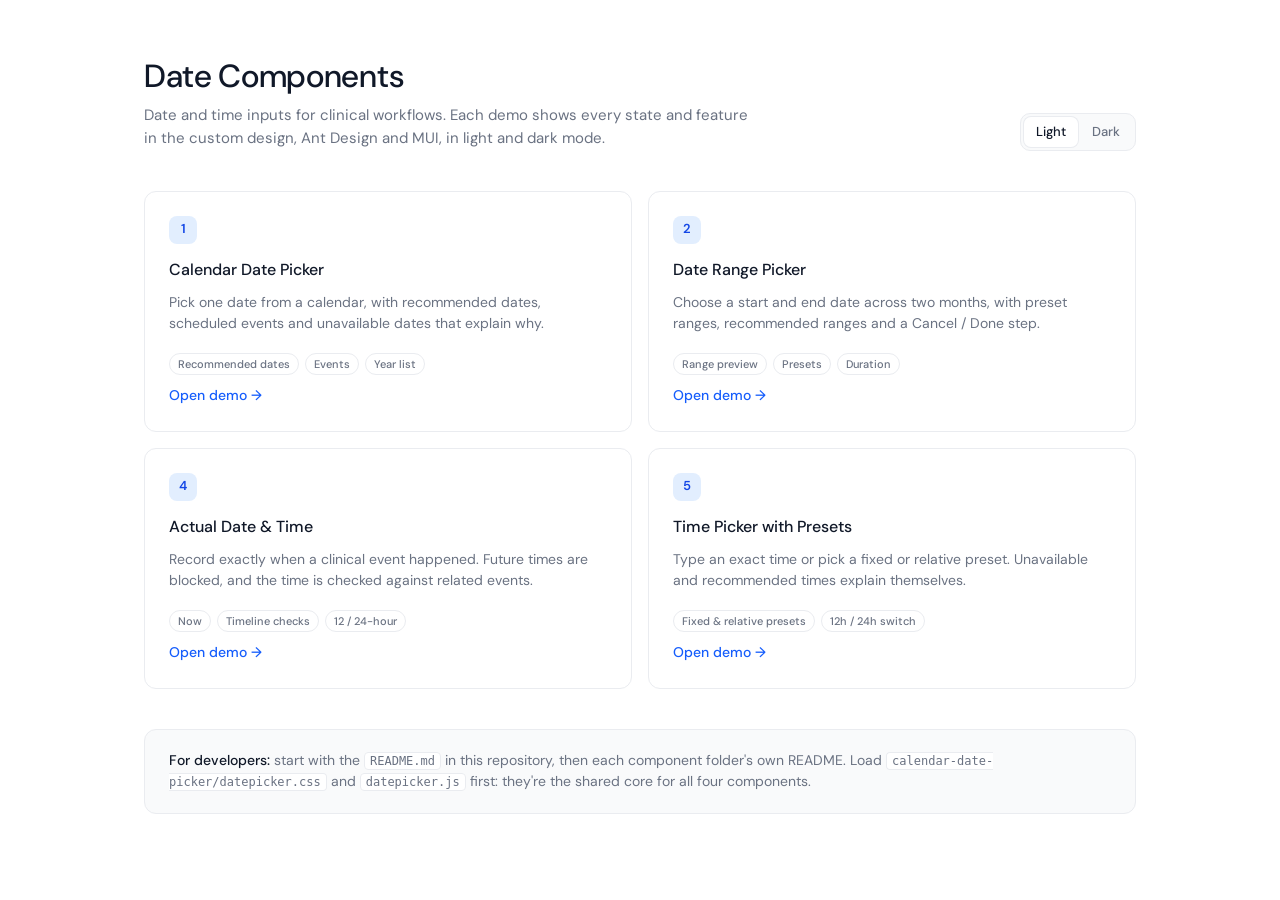
<file: index.html>
<!doctype html>
<html lang="en">
<head>
<meta charset="utf-8">
<meta name="viewport" content="width=device-width, initial-scale=1">
<title>Date Components</title>
<link rel="preconnect" href="https://fonts.googleapis.com">
<link rel="preconnect" href="https://fonts.gstatic.com" crossorigin>
<link href="https://fonts.googleapis.com/css2?family=DM+Sans:opsz,wght@9..40,400;9..40,500;9..40,600&display=swap" rel="stylesheet">
<script>
  (function () {
    var t = null;
    try { t = localStorage.getItem('dp-doc-theme'); } catch (e) {}
    if (!t) t = matchMedia('(prefers-color-scheme: dark)').matches ? 'dark' : 'light';
    document.documentElement.dataset.theme = t;
  })();
</script>
<style>
  :root {
    --bg: #ffffff; --panel: #f9fafb; --card: #ffffff; --border: #eaecf0; --border-strong: #d1d5dc;
    --text: #101828; --muted: #6a7282; --accent: #155dfc; --tint: #e2eefe; --tint-text: #1447e6; --focus: #2b7fff;
    color-scheme: light;
  }
  :root[data-theme="dark"] {
    --bg: #0b111d; --panel: #101828; --card: #030712; --border: #364153; --border-strong: #4a5565;
    --text: #ffffff; --muted: #99a1af; --accent: #51a2ff; --tint: rgba(43, 127, 255, .20); --tint-text: #8ec5ff; --focus: #2b7fff;
    color-scheme: dark;
  }
  * { box-sizing: border-box; }
  html, body { margin: 0; }
  body { min-height: 100vh; background: var(--bg); color: var(--text); font: 14px/1.55 'DM Sans', ui-sans-serif, system-ui, -apple-system, 'Segoe UI', sans-serif; -webkit-font-smoothing: antialiased; }
  .wrap { max-width: 1040px; margin: 0 auto; padding: 56px 24px 72px; }
  header { display: flex; flex-wrap: wrap; align-items: flex-end; justify-content: space-between; gap: 16px 24px; margin-bottom: 40px; }
  h1 { margin: 0 0 8px; font-size: 32px; font-weight: 500; line-height: 40px; letter-spacing: -.01em; text-wrap: balance; }
  .lede { margin: 0; max-width: 62ch; color: var(--muted); font-size: 15px; }
  .seg { display: inline-flex; padding: 3px; gap: 2px; border-radius: 10px; background: var(--panel); border: 1px solid var(--border); }
  .seg button { height: 30px; padding: 0 12px; border: 0; border-radius: 7px; background: none; cursor: pointer; font: 500 13px 'DM Sans', sans-serif; color: var(--muted); }
  .seg button[aria-pressed="true"] { background: var(--card); color: var(--text); box-shadow: 0 0 0 1px var(--border); }
  .seg button:focus-visible, .card:focus-visible { outline: 2px solid var(--focus); outline-offset: 2px; }
  .grid { display: grid; grid-template-columns: repeat(2, minmax(0, 1fr)); gap: 16px; }
  .card {
    display: flex; flex-direction: column; gap: 10px; min-width: 0; padding: 24px;
    border: 1px solid var(--border); border-radius: 12px; background: var(--card);
    color: inherit; text-decoration: none; transition: border-color .15s, box-shadow .15s;
  }
  .card:hover { border-color: var(--border-strong); box-shadow: 0 12px 24px -12px rgba(16, 24, 40, .18); }
  .num { display: inline-flex; align-items: center; justify-content: center; width: 28px; height: 28px; border-radius: 8px; background: var(--tint); color: var(--tint-text); font-weight: 600; font-size: 13px; }
  .card h2 { margin: 4px 0 0; font-size: 16px; font-weight: 500; line-height: 24px; }
  .card p { margin: 0; color: var(--muted); }
  .tags { display: flex; flex-wrap: wrap; gap: 6px; margin-top: auto; padding-top: 8px; }
  .tags span { height: 22px; padding: 0 8px; border: 1px solid var(--border); border-radius: 11px; font-size: 11px; font-weight: 500; line-height: 20px; color: var(--muted); }
  .open { color: var(--accent); font-weight: 500; }
  .note { margin-top: 40px; padding: 20px 24px; border: 1px solid var(--border); border-radius: 12px; background: var(--panel); color: var(--muted); }
  .note b { color: var(--text); font-weight: 500; }
  code { font: 12px ui-monospace, 'Cascadia Code', Consolas, monospace; padding: 1px 5px; border-radius: 4px; border: 1px solid var(--border); background: var(--card); }
  @media (max-width: 720px) { .grid { grid-template-columns: minmax(0, 1fr); } .wrap { padding: 32px 16px 56px; } h1 { font-size: 26px; line-height: 32px; } }
  @media (prefers-reduced-motion: reduce) { .card { transition: none; } }
</style>
</head>
<body>
  <main class="wrap">
    <header>
      <div>
        <h1>Date Components</h1>
        <p class="lede">Date and time inputs for clinical workflows. Each demo shows every state and feature in the custom design, Ant Design and MUI, in light and dark mode.</p>
      </div>
      <div class="seg" role="group" aria-label="Theme" id="theme-switch">
        <button type="button" data-theme="light">Light</button>
        <button type="button" data-theme="dark">Dark</button>
      </div>
    </header>

    <div class="grid">
      <a class="card" href="calendar-date-picker/index.html">
        <span class="num">1</span>
        <h2>Calendar Date Picker</h2>
        <p>Pick one date from a calendar, with recommended dates, scheduled events and unavailable dates that explain why.</p>
        <div class="tags"><span>Recommended dates</span><span>Events</span><span>Year list</span></div>
        <span class="open">Open demo →</span>
      </a>
      <a class="card" href="date-range-picker/index.html">
        <span class="num">2</span>
        <h2>Date Range Picker</h2>
        <p>Choose a start and end date across two months, with preset ranges, recommended ranges and a Cancel / Done step.</p>
        <div class="tags"><span>Range preview</span><span>Presets</span><span>Duration</span></div>
        <span class="open">Open demo →</span>
      </a>
      <a class="card" href="actual-date-time/index.html">
        <span class="num">4</span>
        <h2>Actual Date &amp; Time</h2>
        <p>Record exactly when a clinical event happened. Future times are blocked, and the time is checked against related events.</p>
        <div class="tags"><span>Now</span><span>Timeline checks</span><span>12 / 24-hour</span></div>
        <span class="open">Open demo →</span>
      </a>
      <a class="card" href="time-picker/index.html">
        <span class="num">5</span>
        <h2>Time Picker with Presets</h2>
        <p>Type an exact time or pick a fixed or relative preset. Unavailable and recommended times explain themselves.</p>
        <div class="tags"><span>Fixed &amp; relative presets</span><span>12h / 24h switch</span></div>
        <span class="open">Open demo →</span>
      </a>
    </div>

    <div class="note">
      <b>For developers:</b> start with the <code>README.md</code> in this repository, then each component folder's own README. Load <code>calendar-date-picker/datepicker.css</code> and <code>datepicker.js</code> first: they're the shared core for all four components.
    </div>
  </main>
<script>
  (function () {
    var root = document.documentElement, btns = document.querySelectorAll('#theme-switch button');
    function reflect() { btns.forEach(function (b) { b.setAttribute('aria-pressed', String(b.dataset.theme === root.dataset.theme)); }); }
    btns.forEach(function (b) {
      b.addEventListener('click', function () {
        root.dataset.theme = b.dataset.theme;
        try { localStorage.setItem('dp-doc-theme', b.dataset.theme); } catch (e) {}
        reflect();
      });
    });
    reflect();
  })();
</script>
</body>
</html>
</file>
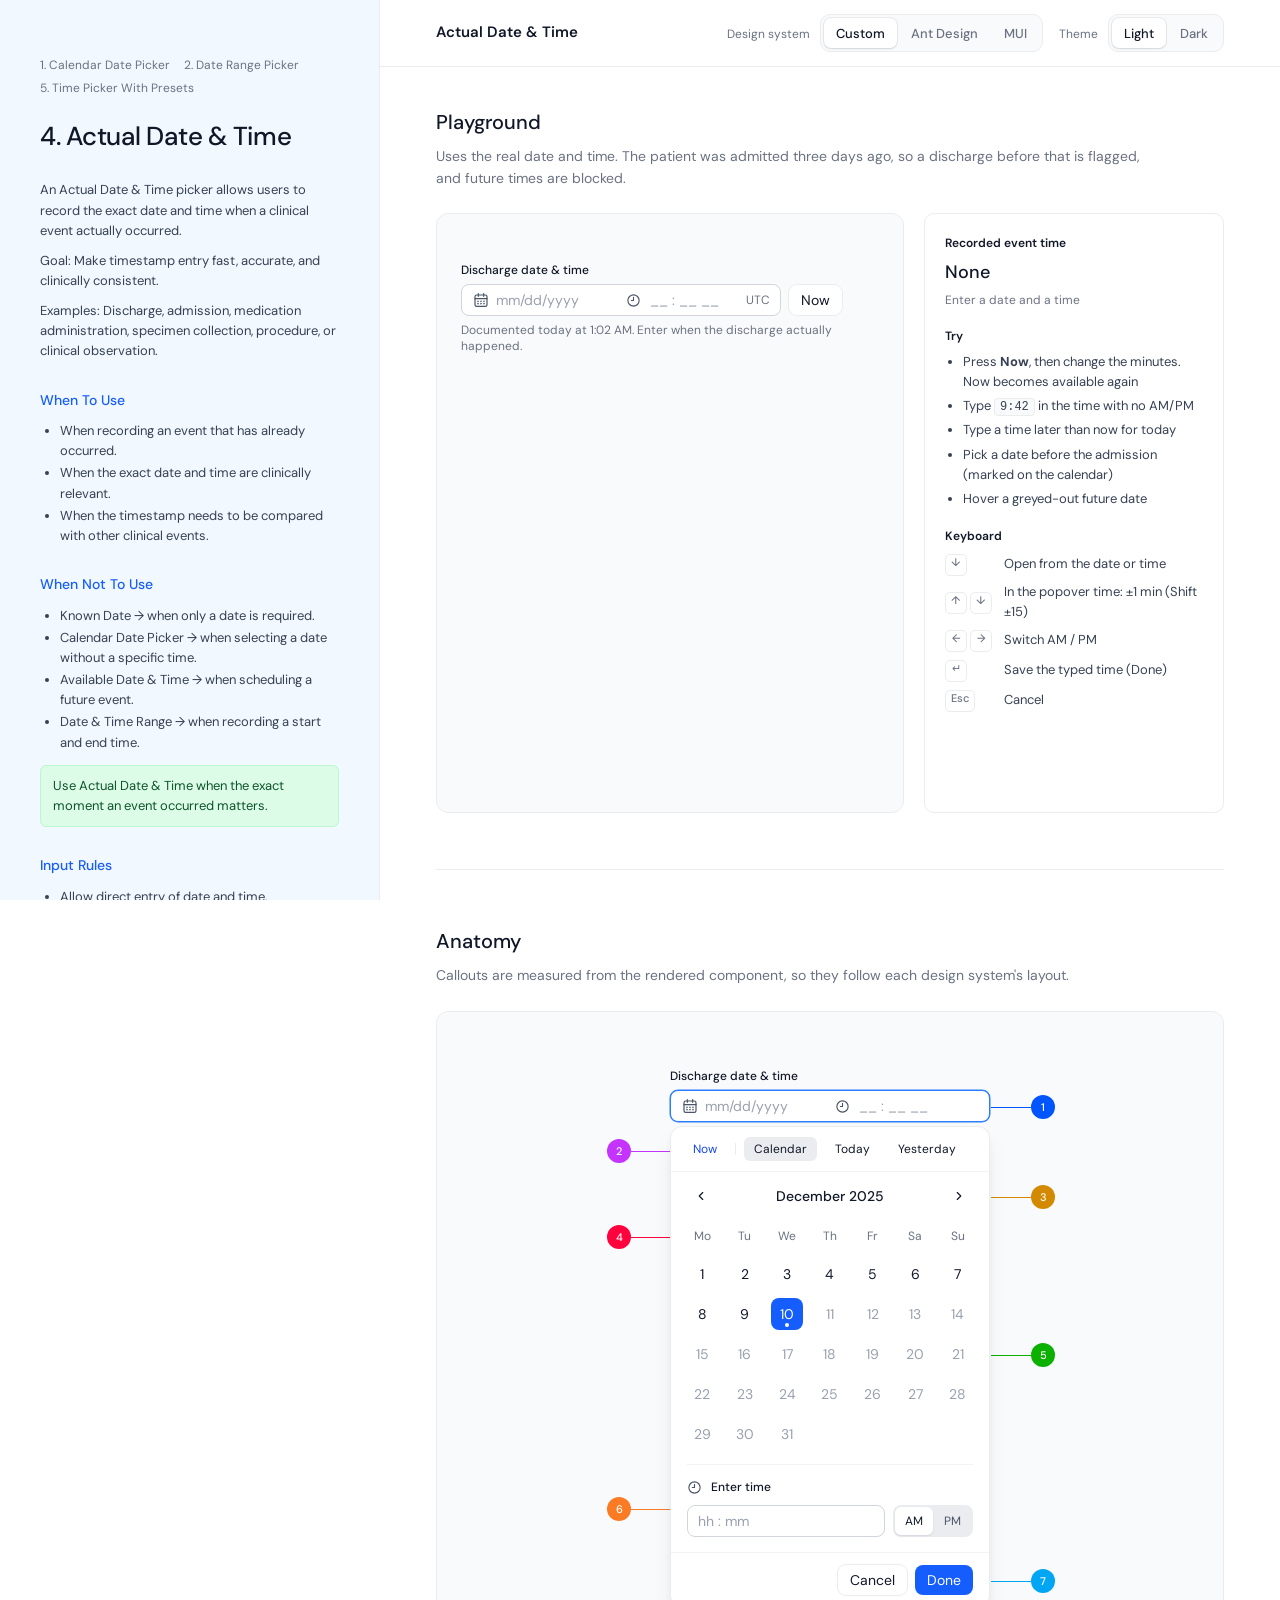
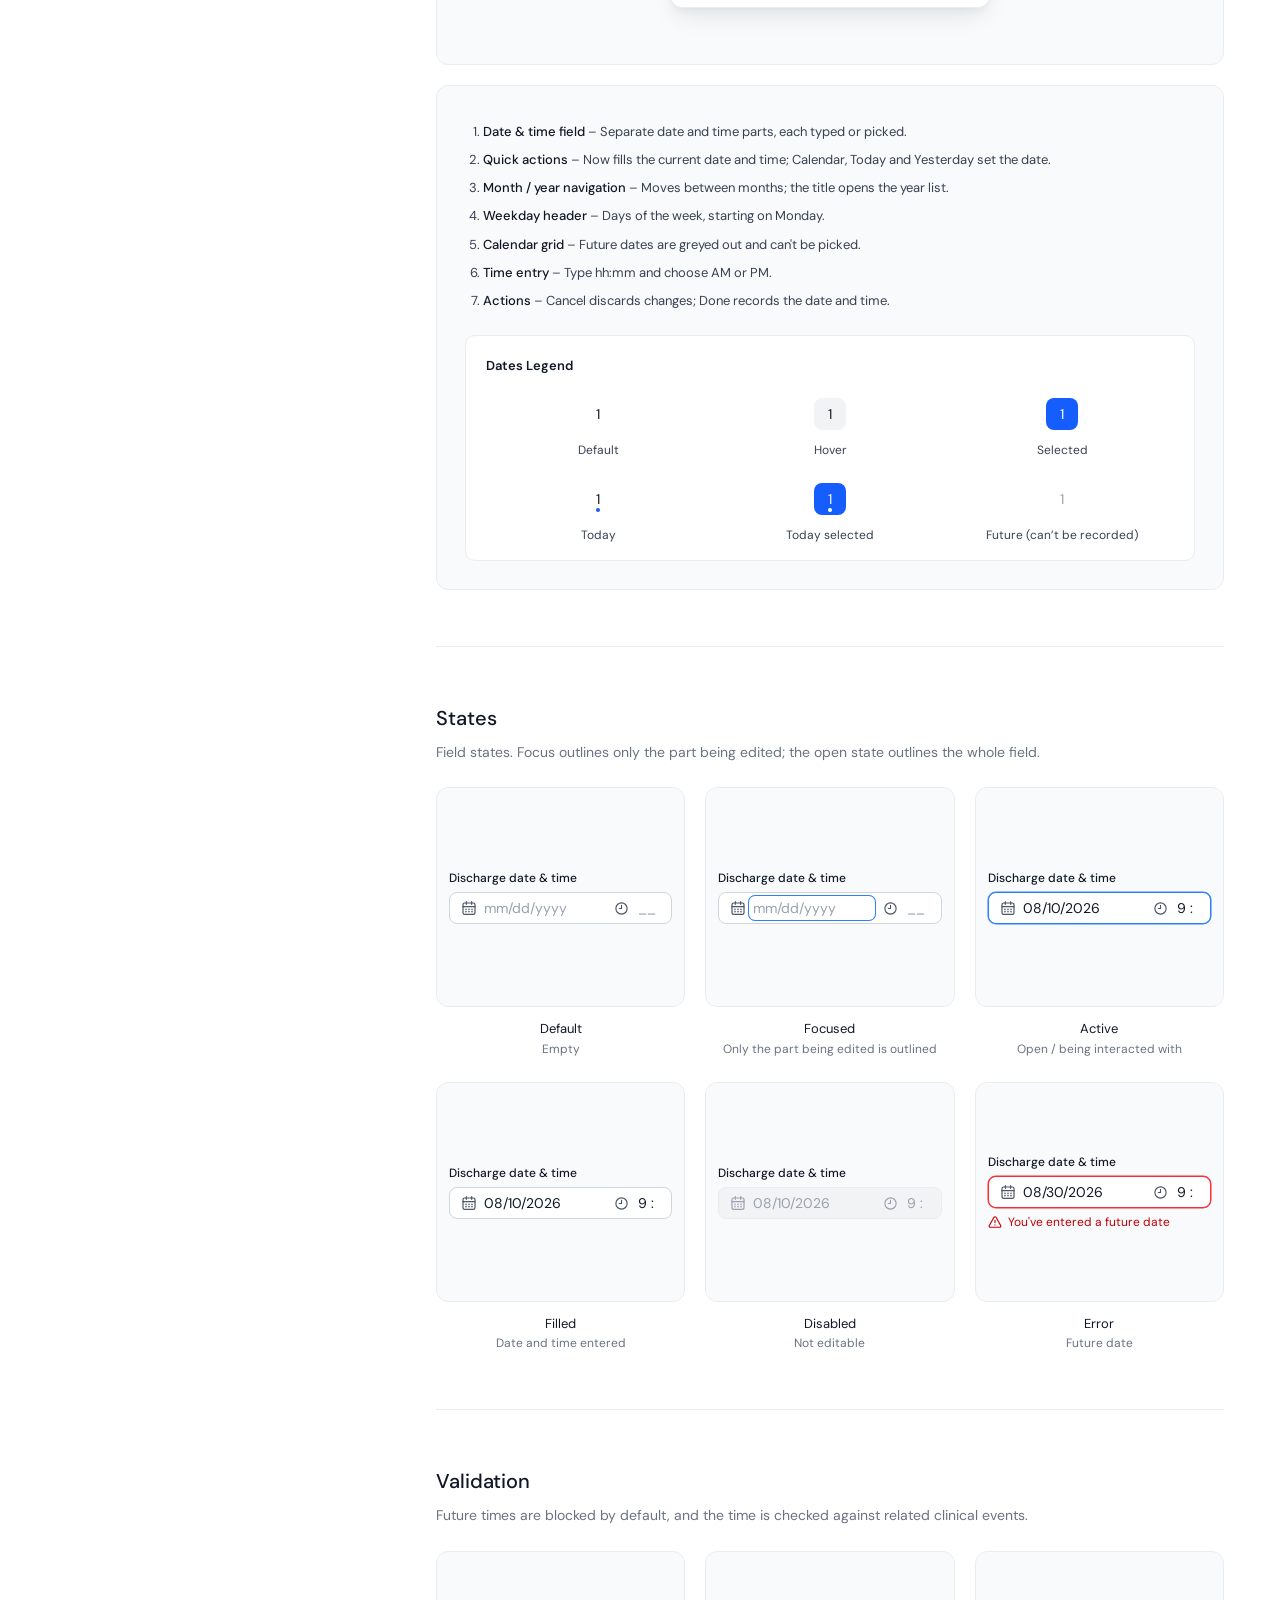
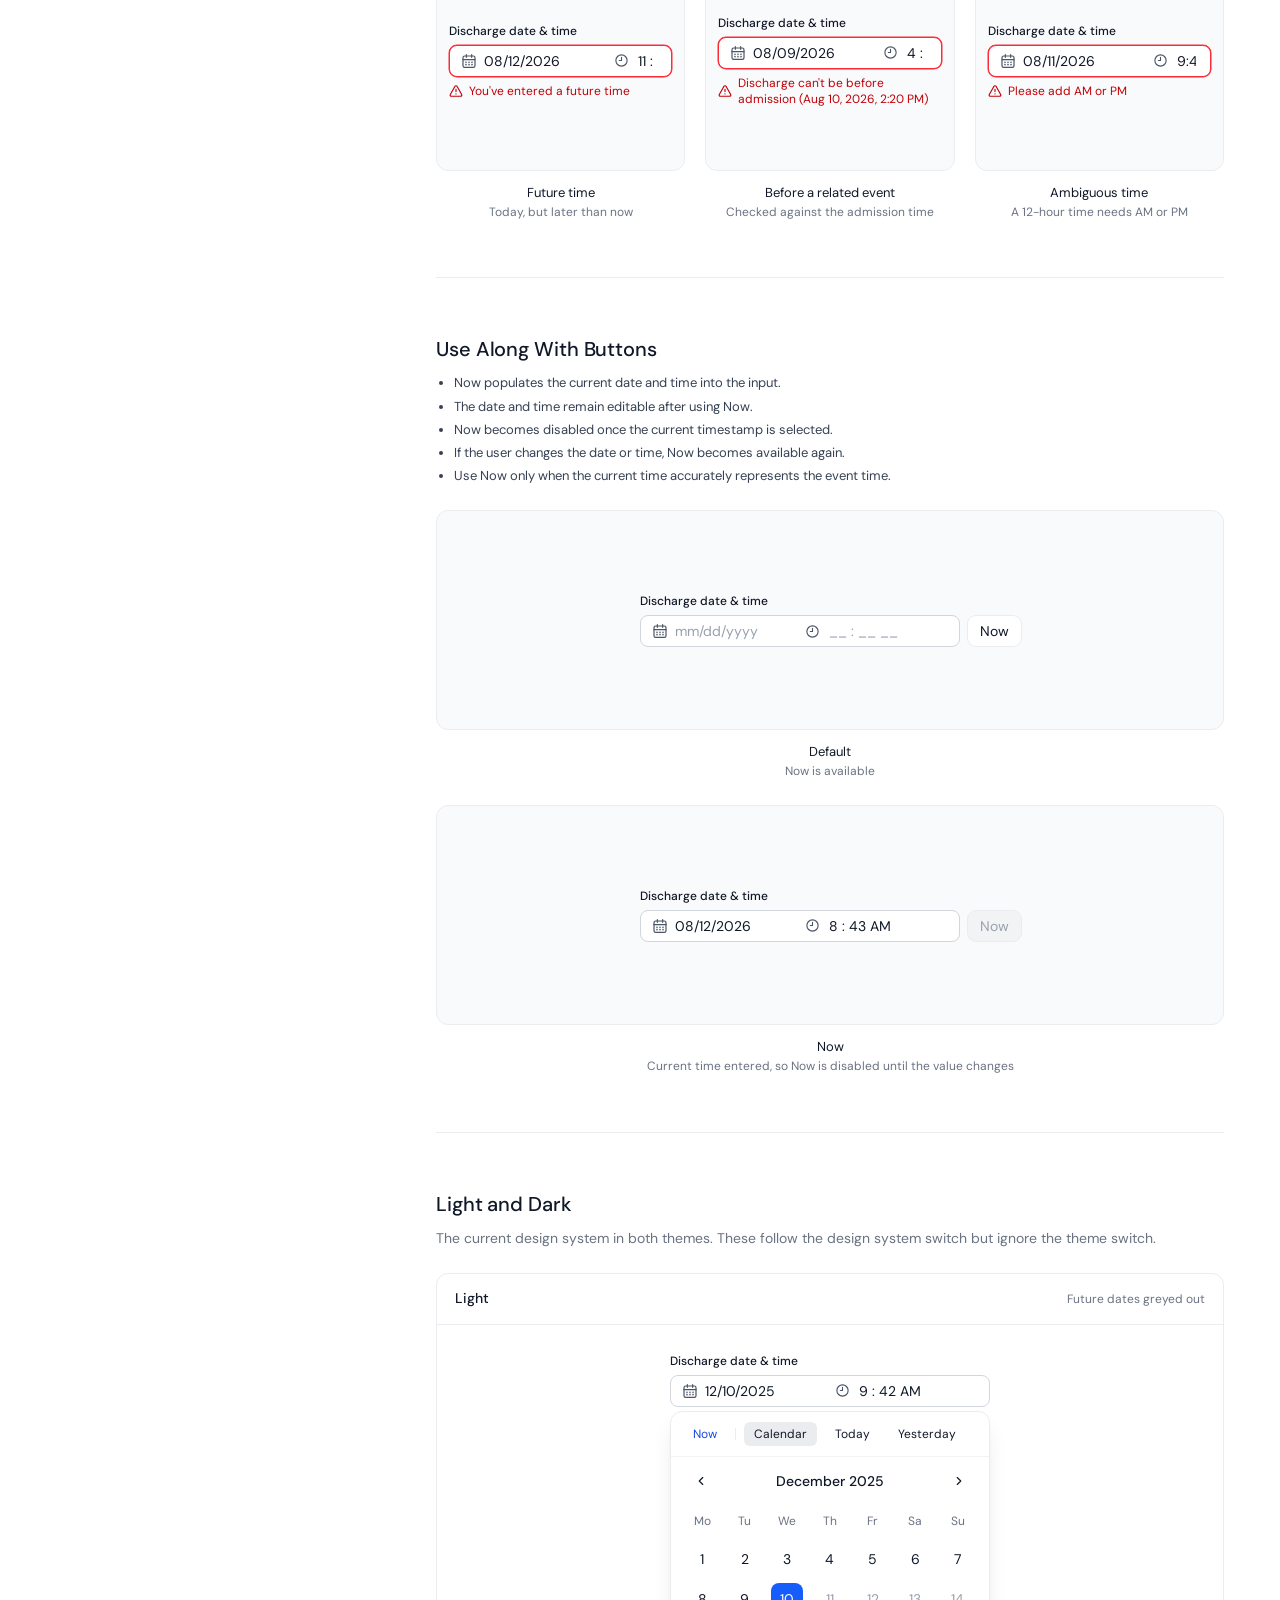
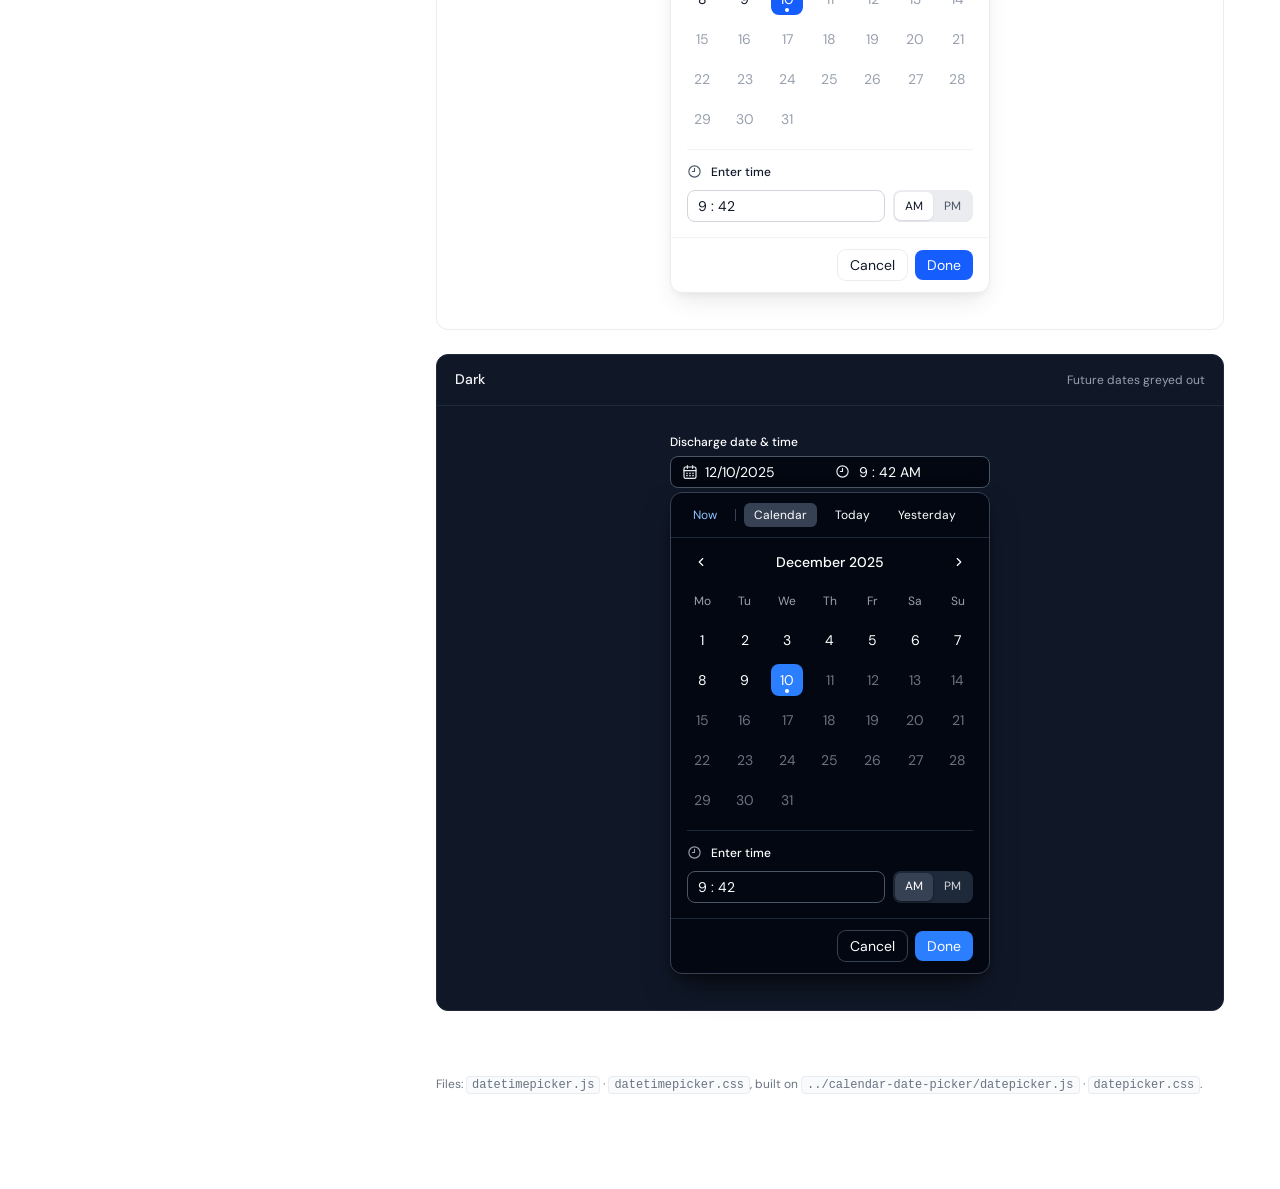
<file: actual-date-time/index.html>
<!doctype html>
<html lang="en">
<head>
<meta charset="utf-8">
<meta name="viewport" content="width=device-width, initial-scale=1">
<title>Actual Date &amp; Time</title>
<link rel="preconnect" href="https://fonts.googleapis.com">
<link rel="preconnect" href="https://fonts.gstatic.com" crossorigin>
<link href="https://fonts.googleapis.com/css2?family=DM+Sans:opsz,wght@9..40,400;9..40,500;9..40,600&family=Roboto:wght@400;500&display=swap" rel="stylesheet">
<link rel="stylesheet" href="../calendar-date-picker/datepicker.css">
<link rel="stylesheet" href="datetimepicker.css">
<script>
  (function () {
    var t = null;
    try { t = localStorage.getItem('dp-doc-theme'); } catch (e) {}
    if (!t) t = matchMedia('(prefers-color-scheme: dark)').matches ? 'dark' : 'light';
    document.documentElement.dataset.theme = t;
  })();
</script>
<style>
  :root {
    --bg: #ffffff; --side: #f2f8ff; --panel: #f9fafb; --panel-border: #eaecf0; --card: #ffffff;
    --text: #101828; --muted: #364153; --soft: #6a7282; --accent: #155dfc; --rule: #eaecf0;
    --callout-bg: #dcfce7; --callout-border: #b9f8cf; --callout-text: #0d542b; --chip-on: #ffffff;
    color-scheme: light;
  }
  :root[data-theme="dark"] {
    --bg: #0b111d; --side: #0a1120; --panel: #101828; --panel-border: #1e2939; --card: #101828;
    --text: #f3f4f6; --muted: #d1d5dc; --soft: #99a1af; --accent: #51a2ff; --rule: #1e2939;
    --callout-bg: rgba(0, 201, 80, .1); --callout-border: rgba(0, 201, 80, .28); --callout-text: #7bf1a8; --chip-on: #1e2939;
    color-scheme: dark;
  }
  * { box-sizing: border-box; }
  html, body { margin: 0; }
  body { background: var(--bg); color: var(--text); font: 14px/1.55 'DM Sans', ui-sans-serif, system-ui, sans-serif; -webkit-font-smoothing: antialiased; }
  .app { display: grid; grid-template-columns: 380px minmax(0, 1fr); min-height: 100vh; }
  .doc { position: sticky; top: 0; height: 100vh; overflow-y: auto; padding: 56px 40px 64px; background: var(--side); border-right: 1px solid var(--rule); font-size: 13px; color: var(--muted); }
  .doc h1 { margin: 0 0 28px; font-size: 26px; font-weight: 500; line-height: 1.2; color: var(--text); letter-spacing: -.01em; }
  .doc h3 { margin: 28px 0 10px; font-size: 14px; font-weight: 500; color: var(--accent); }
  .doc p { margin: 0 0 10px; }
  .doc ul { margin: 0 0 10px; padding-left: 20px; }
  .doc li { margin: 2px 0; }
  .doc nav { display: flex; flex-wrap: wrap; gap: 4px 14px; margin-bottom: 24px; font-size: 12px; }
  .doc nav a { color: var(--soft); text-decoration: none; }
  .doc nav a:hover { color: var(--accent); }
  .callout { margin: 12px 0; padding: 10px 12px; border-radius: 6px; background: var(--callout-bg); border: 1px solid var(--callout-border); color: var(--callout-text); }
  main { padding: 0 56px 96px; }
  .topbar { position: sticky; top: 0; z-index: 100; display: flex; flex-wrap: wrap; align-items: center; justify-content: space-between; gap: 12px 24px; margin: 0 -56px; padding: 14px 56px; background: color-mix(in srgb, var(--bg) 86%, transparent); backdrop-filter: saturate(1.4) blur(10px); -webkit-backdrop-filter: saturate(1.4) blur(10px); border-bottom: 1px solid var(--rule); }
  .topbar strong { font-size: 15px; font-weight: 600; }
  .topbar .ctrls { display: flex; flex-wrap: wrap; gap: 10px 16px; align-items: center; }
  .ctrl-label { font-size: 12px; color: var(--soft); margin-right: 6px; }
  .seg { display: inline-flex; padding: 3px; gap: 2px; border-radius: 10px; background: var(--panel); border: 1px solid var(--panel-border); }
  .seg button { height: 30px; padding: 0 12px; border: 0; border-radius: 7px; background: none; cursor: pointer; font: 500 13px 'DM Sans', sans-serif; color: var(--soft); }
  .seg button:hover { color: var(--text); }
  .seg button[aria-pressed="true"] { background: var(--chip-on); color: var(--text); box-shadow: 0 1px 2px rgba(16, 24, 40, .1), 0 0 0 1px var(--panel-border); }
  .seg button:focus-visible { outline: 2px solid var(--accent); outline-offset: 1px; }
  section { padding-top: 56px; }
  section + section { border-top: 1px solid var(--rule); margin-top: 56px; }
  h2 { margin: 0 0 8px; font-size: 20px; font-weight: 500; letter-spacing: -.005em; }
  .lede { margin: 0 0 24px; color: var(--soft); max-width: 72ch; }
  h5 { margin: 18px 0 6px; font-size: 12px; font-weight: 600; color: var(--text); }
  .panel { position: relative; background: var(--panel); border: 1px solid var(--panel-border); border-radius: 12px; }
  .card { background: var(--card); border: 1px solid var(--panel-border); border-radius: 10px; }
  .panel > div:not(.callouts) { max-width: 100%; }
  code { font: 12px ui-monospace, 'Cascadia Code', Consolas, monospace; padding: 1px 5px; border-radius: 4px; background: var(--panel); border: 1px solid var(--panel-border); }

  .play { display: grid; grid-template-columns: minmax(0, 1fr) 300px; gap: 20px; }
  .play .panel { min-height: 600px; padding: 48px 24px; display: flex; justify-content: center; }
  .info { padding: 20px; font-size: 13px; color: var(--muted); }
  .info h5:first-child { margin-top: 0; }
  .readout { font-size: 18px; font-weight: 500; color: var(--text); margin: 2px 0 4px; }
  .try { padding-left: 18px; margin: 0; }
  .try li { margin: 4px 0; }
  .keys { display: grid; grid-template-columns: auto 1fr; gap: 6px 12px; align-items: center; margin: 0; }
  .keys dt { white-space: nowrap; } .keys dd { margin: 0; }
  .kbd { display: inline-block; min-width: 22px; padding: 0 5px; height: 22px; line-height: 20px; text-align: center; border: 1px solid var(--panel-border); border-radius: 5px; background: var(--card); font: 500 11px 'DM Sans', sans-serif; color: var(--soft); }

  .anatomy { display: grid; grid-template-columns: minmax(0, 1fr) minmax(0, 1fr); gap: 20px; }
  .stage { padding: 56px 72px; display: flex; justify-content: center; }
  .callouts { position: absolute; inset: 0; pointer-events: none; }
  .co-line { position: absolute; height: 1px; }
  .co-dot { position: absolute; width: 24px; height: 24px; margin-top: -12px; border-radius: 50%; display: flex; align-items: center; justify-content: center; font: 500 11px 'DM Sans', sans-serif; color: #fff; }
  .parts { padding: 28px; }
  .parts ol { margin: 0 0 24px; padding-left: 18px; font-size: 13px; color: var(--muted); }
  .parts ol li { margin: 8px 0; }
  .parts ol b { font-weight: 500; color: var(--text); }
  .legend { padding: 20px 20px 16px; }
  .legend h5 { margin: 0 0 18px; font-size: 13px; font-weight: 600; }
  .dp.lg-grid { width: auto; max-width: none; display: grid; grid-template-columns: repeat(3, 1fr); gap: 20px 8px; background: none; }
  .lg-item { display: flex; flex-direction: column; align-items: center; gap: 8px; font-size: 12px; text-align: center; color: var(--muted); }
  .lg-item .dp-cell { width: 44px; }
  .lg-item .dp-day { pointer-events: none; }

  .grid3 { display: grid; grid-template-columns: repeat(3, minmax(0, 1fr)); gap: 24px 20px; }
  .grid2 { display: grid; grid-template-columns: repeat(2, minmax(0, 1fr)); gap: 24px 20px; }
  .state figure { margin: 0; }
  .state .panel { height: 220px; display: flex; align-items: center; justify-content: center; padding: 24px 12px; }
  .state figcaption { margin-top: 12px; text-align: center; font-size: 13px; color: var(--text); }
  .state figcaption span { display: block; font-size: 12px; color: var(--soft); }
  .rules { margin: 0 0 24px; padding-left: 18px; font-size: 13px; color: var(--muted); }
  .rules li { margin: 3px 0; }
  .theme-well { border-radius: 12px; border: 1px solid; }
  .theme-well header { display: flex; justify-content: space-between; align-items: baseline; padding: 14px 18px; border-bottom: 1px solid; }
  .theme-well header b { font-weight: 500; font-size: 14px; }
  .theme-well header span { font-size: 12px; }
  .theme-well .well { display: flex; justify-content: center; padding: 28px 16px 36px; }
  .theme-well.light { background: #ffffff; color: #101828; border-color: #eaecf0; }
  .theme-well.light header { border-color: #eaecf0; } .theme-well.light header span { color: #6a7282; }
  .theme-well.dark { background: #101828; color: #f3f4f6; border-color: #1e2939; }
  .theme-well.dark header { border-color: #1e2939; } .theme-well.dark header span { color: #99a1af; }
  footer.note { margin-top: 64px; font-size: 12px; color: var(--soft); }

  @media (max-width: 1540px) { .anatomy { grid-template-columns: 1fr; } }
  @media (max-width: 1280px) { .grid2 { grid-template-columns: 1fr; } }
  @media (max-width: 1080px) {
    .app { grid-template-columns: minmax(0, 1fr); }
    .doc { position: static; height: auto; border-right: 0; border-bottom: 1px solid var(--rule); padding: 36px 24px; }
    main { padding: 0 24px 72px; }
    .topbar { margin: 0 -24px; padding: 12px 24px; }
    .play { grid-template-columns: 1fr; }
    .grid3 { grid-template-columns: repeat(auto-fill, minmax(300px, 1fr)); }
  }
  @media (max-width: 640px) {
    main { padding: 0 16px 64px; }
    .topbar { margin: 0 -16px; padding: 10px 16px; }
    .doc { padding: 28px 16px; }
    .play .panel, .stage { padding: 24px 12px; min-height: 0; }
    .state .panel { padding: 16px 8px; }
    .theme-well .well { padding: 20px 8px 28px; }
  }
</style>
</head>
<body>
<div class="app">
  <aside class="doc" aria-label="Documentation">
    <nav aria-label="Components">
      <a href="../calendar-date-picker/index.html">1. Calendar Date Picker</a>
      <a href="../date-range-picker/index.html">2. Date Range Picker</a>
      <a href="../time-picker/index.html">5. Time Picker With Presets</a>
    </nav>
    <h1>4. Actual Date &amp; Time</h1>
    <p>An Actual Date &amp; Time picker allows users to record the exact date and time when a clinical event actually occurred.</p>
    <p>Goal: Make timestamp entry fast, accurate, and clinically consistent.</p>
    <p>Examples: Discharge, admission, medication administration, specimen collection, procedure, or clinical observation.</p>

    <h3>When To Use</h3>
    <ul>
      <li>When recording an event that has already occurred.</li>
      <li>When the exact date and time are clinically relevant.</li>
      <li>When the timestamp needs to be compared with other clinical events.</li>
    </ul>

    <h3>When Not To Use</h3>
    <ul>
      <li>Known Date → when only a date is required.</li>
      <li>Calendar Date Picker → when selecting a date without a specific time.</li>
      <li>Available Date &amp; Time → when scheduling a future event.</li>
      <li>Date &amp; Time Range → when recording a start and end time.</li>
    </ul>
    <div class="callout">Use Actual Date &amp; Time when the exact moment an event occurred matters.</div>

    <h3>Input Rules</h3>
    <ul>
      <li>Allow direct entry of date and time.</li>
      <li>Allow calendar selection for the date.</li>
      <li>Clearly label Date and Time.</li>
      <li>Follow the configured locale and time format.</li>
      <li>Prefer 24-hour time where appropriate.</li>
      <li>Show the timezone when it is relevant.</li>
    </ul>

    <h3>Behavior</h3>
    <ul>
      <li>Allow users to enter and edit date and time independently.</li>
      <li>Provide Now as a quick action when appropriate.</li>
      <li>Keep focus and interaction predictable.</li>
      <li>Allow users to correct the recorded time.</li>
      <li>Do not automatically use the documentation time as the event time.</li>
    </ul>
    <div class="callout">Documentation time and event time should not be assumed to be the same.</div>

    <h3>Smart Behavior</h3>
    <p>Use clinical context to:</p>
    <ul>
      <li>Suggest Today or Now when appropriate.</li>
      <li>Validate the timestamp against related events.</li>
      <li>Identify timeline conflicts.</li>
      <li>Apply relevant date/time restrictions.</li>
      <li>Distinguish the event time from the time it was documented.</li>
    </ul>

    <h3>Validation &amp; Constraints</h3>
    <ul>
      <li>Prevent future dates and times by default.</li>
      <li>Support minimum and maximum date/time boundaries.</li>
      <li>Validate against related clinical events.</li>
      <li>Identify impossible sequences.</li>
    </ul>

    <h3>Quick Actions</h3>
    <ul><li>Now</li><li>Today</li><li>Yesterday</li></ul>
  </aside>

  <main>
    <div class="topbar">
      <strong>Actual Date &amp; Time</strong>
      <div class="ctrls">
        <div><span class="ctrl-label" id="ds-label">Design system</span>
          <div class="seg" role="group" aria-labelledby="ds-label" id="ds-switch">
            <button type="button" data-ds="custom" aria-pressed="true">Custom</button>
            <button type="button" data-ds="ant" aria-pressed="false">Ant Design</button>
            <button type="button" data-ds="mui" aria-pressed="false">MUI</button>
          </div>
        </div>
        <div><span class="ctrl-label" id="th-label">Theme</span>
          <div class="seg" role="group" aria-labelledby="th-label" id="theme-switch">
            <button type="button" data-theme="light">Light</button>
            <button type="button" data-theme="dark">Dark</button>
          </div>
        </div>
      </div>
    </div>

    <section id="playground" style="padding-top:40px">
      <h2>Playground</h2>
      <p class="lede">Uses the real date and time. The patient was admitted three days ago, so a discharge before that is flagged, and future times are blocked.</p>
      <div class="play">
        <div class="panel"><div id="pg"></div></div>
        <div class="card info">
          <h5>Recorded event time</h5>
          <div class="readout" id="pg-out">None</div>
          <div id="pg-sub" style="color:var(--soft);font-size:12px">Enter a date and a time</div>
          <h5>Try</h5>
          <ul class="try">
            <li>Press <b>Now</b>, then change the minutes. Now becomes available again</li>
            <li>Type <code>9:42</code> in the time with no AM/PM</li>
            <li>Type a time later than now for today</li>
            <li>Pick a date before the admission (marked on the calendar)</li>
            <li>Hover a greyed-out future date</li>
          </ul>
          <h5>Keyboard</h5>
          <dl class="keys">
            <dt><span class="kbd">↓</span></dt><dd>Open from the date or time</dd>
            <dt><span class="kbd">↑</span> <span class="kbd">↓</span></dt><dd>In the popover time: ±1 min (Shift ±15)</dd>
            <dt><span class="kbd">←</span> <span class="kbd">→</span></dt><dd>Switch AM / PM</dd>
            <dt><span class="kbd">↵</span></dt><dd>Save the typed time (Done)</dd>
            <dt><span class="kbd">Esc</span></dt><dd>Cancel</dd>
          </dl>
        </div>
      </div>
    </section>

    <section id="anatomy">
      <h2>Anatomy</h2>
      <p class="lede">Callouts are measured from the rendered component, so they follow each design system's layout.</p>
      <div class="anatomy">
        <div class="panel stage" id="anat-stage"><div id="anat"></div><div class="callouts" aria-hidden="true"></div></div>
        <div class="panel parts">
          <ol>
            <li><b>Date &amp; time field</b> – Separate date and time parts, each typed or picked.</li>
            <li><b>Quick actions</b> – Now fills the current date and time; Calendar, Today and Yesterday set the date.</li>
            <li><b>Month / year navigation</b> – Moves between months; the title opens the year list.</li>
            <li><b>Weekday header</b> – Days of the week, starting on Monday.</li>
            <li><b>Calendar grid</b> – Future dates are greyed out and can't be picked.</li>
            <li><b>Time entry</b> – Type hh:mm and choose AM or PM.</li>
            <li><b>Actions</b> – Cancel discards changes; Done records the date and time.</li>
          </ol>
          <div class="card legend"><h5>Dates Legend</h5><div id="legend"></div></div>
        </div>
      </div>
    </section>

    <section id="states">
      <h2>States</h2>
      <p class="lede">Field states. Focus outlines only the part being edited; the open state outlines the whole field.</p>
      <div class="grid3" id="states-grid"></div>
    </section>

    <section id="validation">
      <h2>Validation</h2>
      <p class="lede">Future times are blocked by default, and the time is checked against related clinical events.</p>
      <div class="grid3" id="val-grid"></div>
    </section>

    <section id="buttons">
      <h2>Use Along With Buttons</h2>
      <ul class="rules">
        <li>Now populates the current date and time into the input.</li>
        <li>The date and time remain editable after using Now.</li>
        <li>Now becomes disabled once the current timestamp is selected.</li>
        <li>If the user changes the date or time, Now becomes available again.</li>
        <li>Use Now only when the current time accurately represents the event time.</li>
      </ul>
      <div class="grid2" id="btn-grid"></div>
    </section>

    <section id="themes">
      <h2>Light and Dark</h2>
      <p class="lede">The current design system in both themes. These follow the design system switch but ignore the theme switch.</p>
      <div class="grid2" id="themes-grid"></div>
    </section>

    <footer class="note">Files: <code>datetimepicker.js</code> · <code>datetimepicker.css</code>, built on <code>../calendar-date-picker/datepicker.js</code> · <code>datepicker.css</code>.</footer>
  </main>
</div>

<script src="../calendar-date-picker/datepicker.js"></script>
<script src="datetimepicker.js"></script>
<script>
(function () {
  const { toKey, addDays, MONTHS } = DatePicker.utils;
  const root = document.documentElement;
  let DS = 'custom';
  try { DS = localStorage.getItem('dp-doc-ds') || 'custom'; } catch (e) {}
  if (!['custom', 'ant', 'mui'].includes(DS)) DS = 'custom';
  let THEME = root.dataset.theme;
  const all = [], themed = [];
  const make = (el, opts, fixedTheme) => {
    const p = new DateTimePicker(typeof el === 'string' ? document.getElementById(el) : el, Object.assign({ ds: DS, theme: fixedTheme || THEME }, opts));
    all.push(p); if (!fixedTheme) themed.push(p);
    return p;
  };
  const LABEL = 'Discharge date & time';

  /* Playground: real now, admission three days ago at 2:20 PM */
  const n = new Date();
  const adm = new Date(n.getFullYear(), n.getMonth(), n.getDate() - 3, 14, 20);
  const admText = `${MONTHS[adm.getMonth()].slice(0, 3)} ${adm.getDate()}, ${adm.getFullYear()}, 2:20 PM`;
  const docAt = n.toLocaleTimeString(undefined, { hour: 'numeric', minute: '2-digit' });
  let tz = '';
  try { tz = new Intl.DateTimeFormat(undefined, { timeZoneName: 'short' }).formatToParts(n).find(p => p.type === 'timeZoneName').value; } catch (e) {}
  const events = {}; events[toKey(adm)] = { title: 'Admission', items: ['2:20 PM — Admitted to ward 4B'] };
  const out = document.getElementById('pg-out'), sub = document.getElementById('pg-sub');
  make('pg', {
    label: LABEL, nowButton: true, timeZone: tz, events,
    min: adm, minMessage: `Discharge can't be before admission (${admText})`,
    hint: `Documented today at ${docAt}. Enter when the discharge actually happened.`,
    onChange: d => {
      out.textContent = d ? d.toLocaleString(undefined, { dateStyle: 'medium', timeStyle: 'short' }) : 'None';
      sub.textContent = d ? `ISO: ${toKey(d)}T${String(d.getHours()).padStart(2, '0')}:${String(d.getMinutes()).padStart(2, '0')}` : 'Enter a date and a time';
    }
  });

  /* Anatomy (spec: today is 10 Dec 2025, popover open, field active) */
  make('anat', { label: LABEL, today: '2025-12-10', now: '2025-12-10T11:20', inline: true, state: 'active' });

  /* States */
  const S = { today: '2026-08-12', now: '2026-08-12T08:43', label: LABEL, static: true };
  const card = (grid, id, name, sub) => {
    const f = document.createElement('div'); f.className = 'state';
    f.innerHTML = `<figure><div class="panel"><div id="${id}"></div></div><figcaption>${name}<span>${sub}</span></figcaption></figure>`;
    document.getElementById(grid).appendChild(f);
  };
  [
    ['Default', 'Empty', {}],
    ['Focused', 'Only the part being edited is outlined', { state: 'focused' }],
    ['Active', 'Open / being interacted with', { state: 'active', value: '2026-08-10T09:42' }],
    ['Filled', 'Date and time entered', { value: '2026-08-10T09:42' }],
    ['Disabled', 'Not editable', { value: '2026-08-10T09:42', state: 'disabled' }],
    ['Error', 'Future date', { value: '2026-08-30T09:42', error: "You've entered a future date", errorPart: 'date' }]
  ].forEach(([name, sub, o], i) => { card('states-grid', 'st' + i, name, sub); make('st' + i, Object.assign({}, S, o)); });

  /* Validation */
  [
    ['Future time', 'Today, but later than now', { value: '2026-08-12T11:50', error: "You've entered a future time", errorPart: 'time' }],
    ['Before a related event', 'Checked against the admission time', { value: '2026-08-09T16:05', error: "Discharge can't be before admission (Aug 10, 2026, 2:20 PM)", errorPart: 'date' }],
    ['Ambiguous time', 'A 12-hour time needs AM or PM', { value: '2026-08-11T00:00', timeText: '9:42', error: 'Please add AM or PM', errorPart: 'time' }]
  ].forEach(([name, sub, o], i) => { card('val-grid', 'va' + i, name, sub); make('va' + i, Object.assign({}, S, o)); });

  /* Use along with buttons (interactive; "now" fixed to the spec's 8:43 AM) */
  const B = { today: '2026-08-12', now: '2026-08-12T08:43', label: LABEL, nowButton: true };
  card('btn-grid', 'bt0', 'Default', 'Now is available');
  make('bt0', Object.assign({}, B));
  card('btn-grid', 'bt1', 'Now', 'Current time entered, so Now is disabled until the value changes');
  make('bt1', Object.assign({}, B, { value: '2026-08-12T08:43', nowUsed: true }));

  /* Light & dark */
  const tg = document.getElementById('themes-grid');
  ['light', 'dark'].forEach(th => {
    const w = document.createElement('div');
    w.className = `theme-well ${th}`;
    w.innerHTML = `<header><b>${th === 'light' ? 'Light' : 'Dark'}</b><span>Future dates greyed out</span></header><div class="well"><div id="tw-${th}"></div></div>`;
    tg.appendChild(w);
    make(`tw-${th}`, { label: LABEL, today: '2025-12-10', now: '2025-12-10T11:20', inline: true, value: '2025-12-10T09:42' }, th);
  });

  /* Legend */
  function renderLegend() {
    const cell = (cls, marks = '') => `<div class="dp-cell${/is-unavail/.test(cls) ? ' is-unavail' : ''}"><span class="dp-day ${cls}"><span class="dp-num">1</span>${marks ? `<span class="dp-marks">${marks}</span>` : ''}</span></div>`;
    const items = [
      [cell(''), 'Default'], [cell('is-hover'), 'Hover'], [cell('is-selected'), 'Selected'],
      [cell('is-today', '<i class="dp-dot"></i>'), 'Today'], [cell('is-today is-selected', '<i class="dp-dot"></i>'), 'Today selected'],
      [cell('is-unavail is-out'), 'Future (can’t be recorded)']
    ];
    document.getElementById('legend').innerHTML = `<div class="dp dpt lg-grid" data-ds="${DS}" data-theme="${THEME}">` +
      items.map(([c, l]) => `<div class="lg-item">${c}<span>${l}</span></div>`).join('') + `</div>`;
  }

  /* Anatomy callouts */
  const stage = document.getElementById('anat-stage');
  const CO = [
    [1, '.dpt-box', 'right', '#0055ff'], [2, '.dpt-quick', 'left', '#c534ff'], [3, '.dp-head', 'right', '#d38900'],
    [4, '.dp-weekdays', 'left', '#ff013c'], [5, '.dp-grid', 'right', '#0cb000'], [6, '.dpt-time', 'left', '#fb7a24'],
    [7, '.dpt-foot', 'right', '#00a6f4']
  ];
  function annotate() {
    const layer = stage.querySelector('.callouts'); layer.innerHTML = '';
    const sr = stage.getBoundingClientRect(), pop = stage.querySelector('.dp-pop');
    if (!pop || pop.hidden) return;
    const pr = pop.getBoundingClientRect();
    if (pr.left - sr.left < 72 || sr.right - pr.right < 72) return;
    let html = '';
    CO.forEach(([k, sel, side, color]) => {
      const el = stage.querySelector(sel); if (!el || !el.offsetParent) return;
      const r = el.getBoundingClientRect(), y = Math.round(r.top + r.height / 2 - sr.top);
      if (side === 'right') {
        const x0 = (k === 1 ? r.right : pr.right) - sr.left, x1 = pr.right - sr.left + 40;
        html += `<div class="co-line" style="left:${x0}px;top:${y}px;width:${x1 - x0}px;background:${color}"></div><div class="co-dot" style="left:${x1}px;top:${y}px;background:${color}">${k}</div>`;
      } else {
        const x1 = pr.left - sr.left, x0 = x1 - 40;
        html += `<div class="co-line" style="left:${x0}px;top:${y}px;width:40px;background:${color}"></div><div class="co-dot" style="left:${x0 - 24}px;top:${y}px;background:${color}">${k}</div>`;
      }
    });
    layer.innerHTML = html;
  }
  let raf = 0;
  const schedule = () => { cancelAnimationFrame(raf); raf = requestAnimationFrame(annotate); };
  new MutationObserver(schedule).observe(document.getElementById('anat'), { childList: true, subtree: true, attributes: true, attributeFilter: ['class', 'data-ds', 'hidden'] });
  new ResizeObserver(schedule).observe(stage);
  document.fonts && document.fonts.ready.then(schedule);

  /* Switches */
  const dsBtns = [...document.querySelectorAll('#ds-switch button')], thBtns = [...document.querySelectorAll('#theme-switch button')];
  const reflect = () => {
    dsBtns.forEach(b => b.setAttribute('aria-pressed', String(b.dataset.ds === DS)));
    thBtns.forEach(b => b.setAttribute('aria-pressed', String(b.dataset.theme === THEME)));
  };
  dsBtns.forEach(b => b.addEventListener('click', () => {
    DS = b.dataset.ds; try { localStorage.setItem('dp-doc-ds', DS); } catch (e) {}
    all.forEach(p => p.setDS(DS)); renderLegend(); reflect(); schedule();
  }));
  thBtns.forEach(b => b.addEventListener('click', () => {
    THEME = b.dataset.theme; root.dataset.theme = THEME; try { localStorage.setItem('dp-doc-theme', THEME); } catch (e) {}
    themed.forEach(p => p.setTheme(THEME)); renderLegend(); reflect();
  }));
  renderLegend(); reflect(); schedule();
})();
</script>
</body>
</html>
</file>
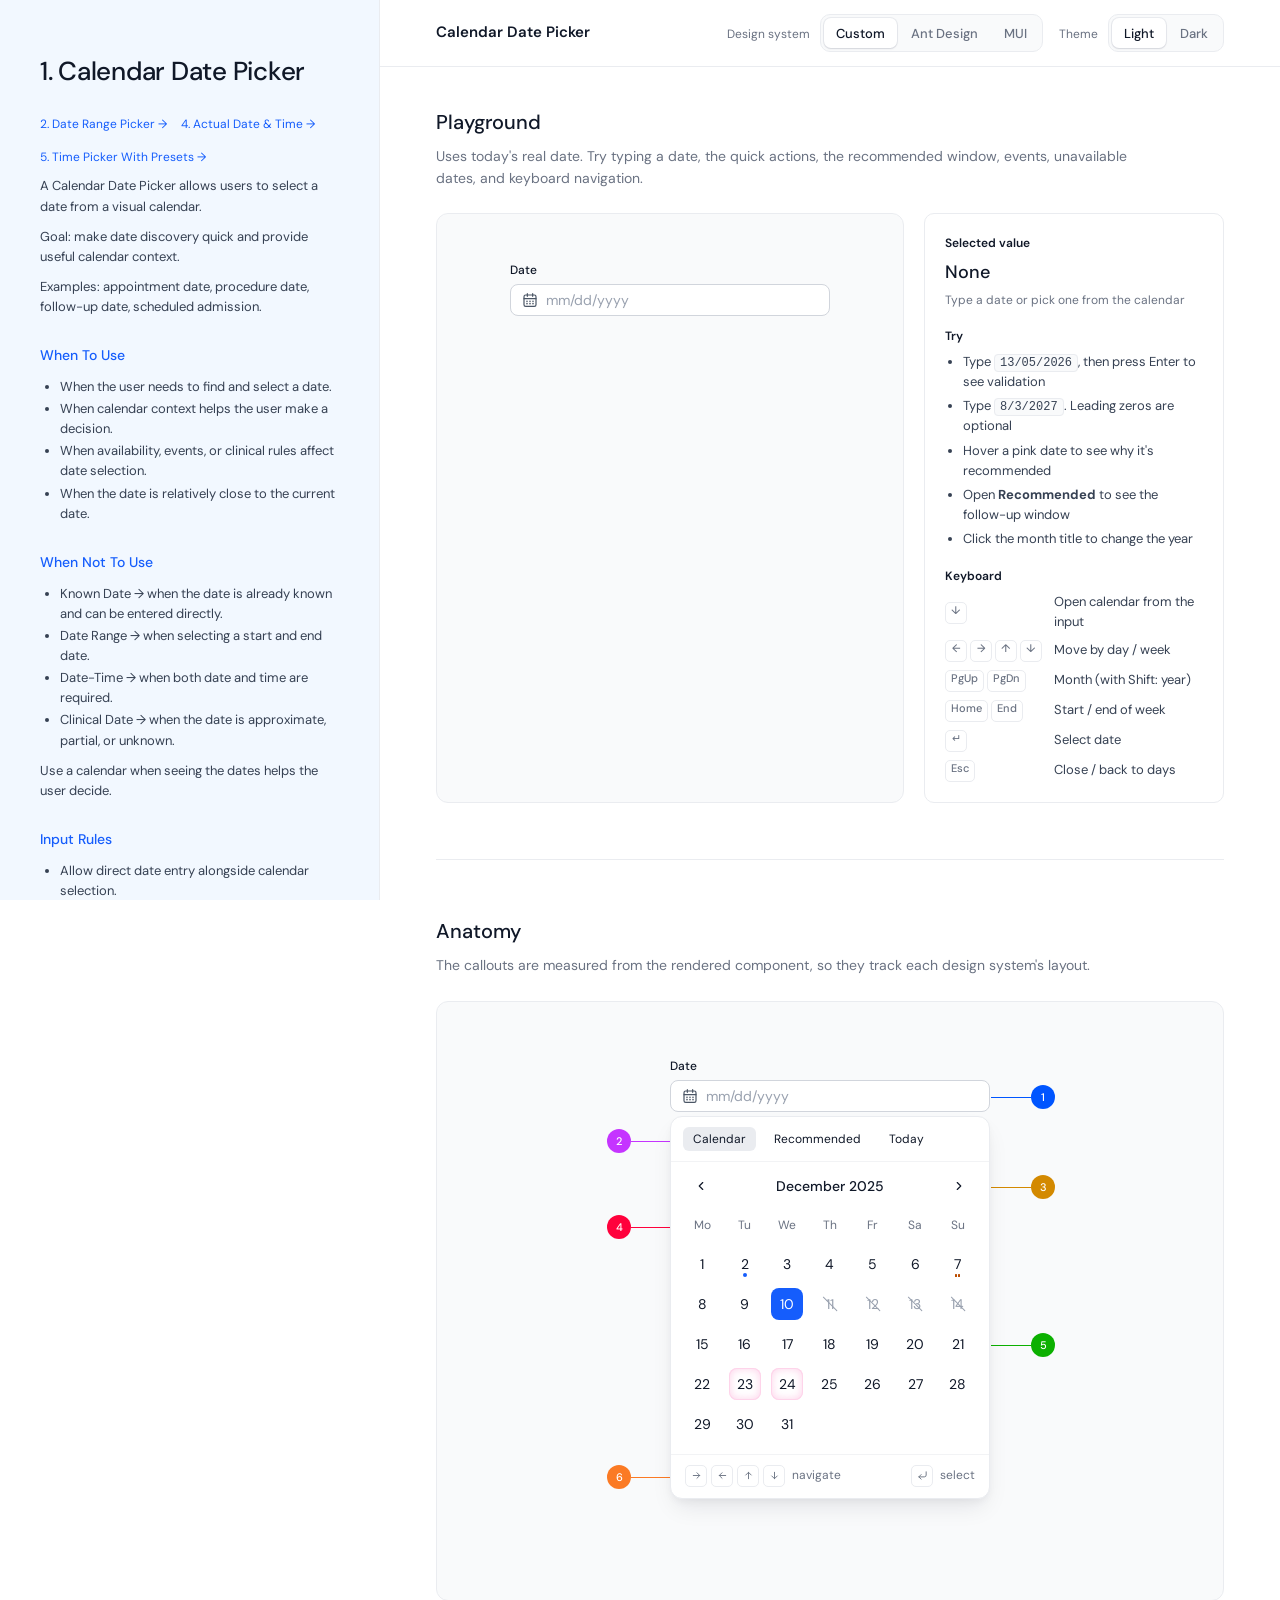
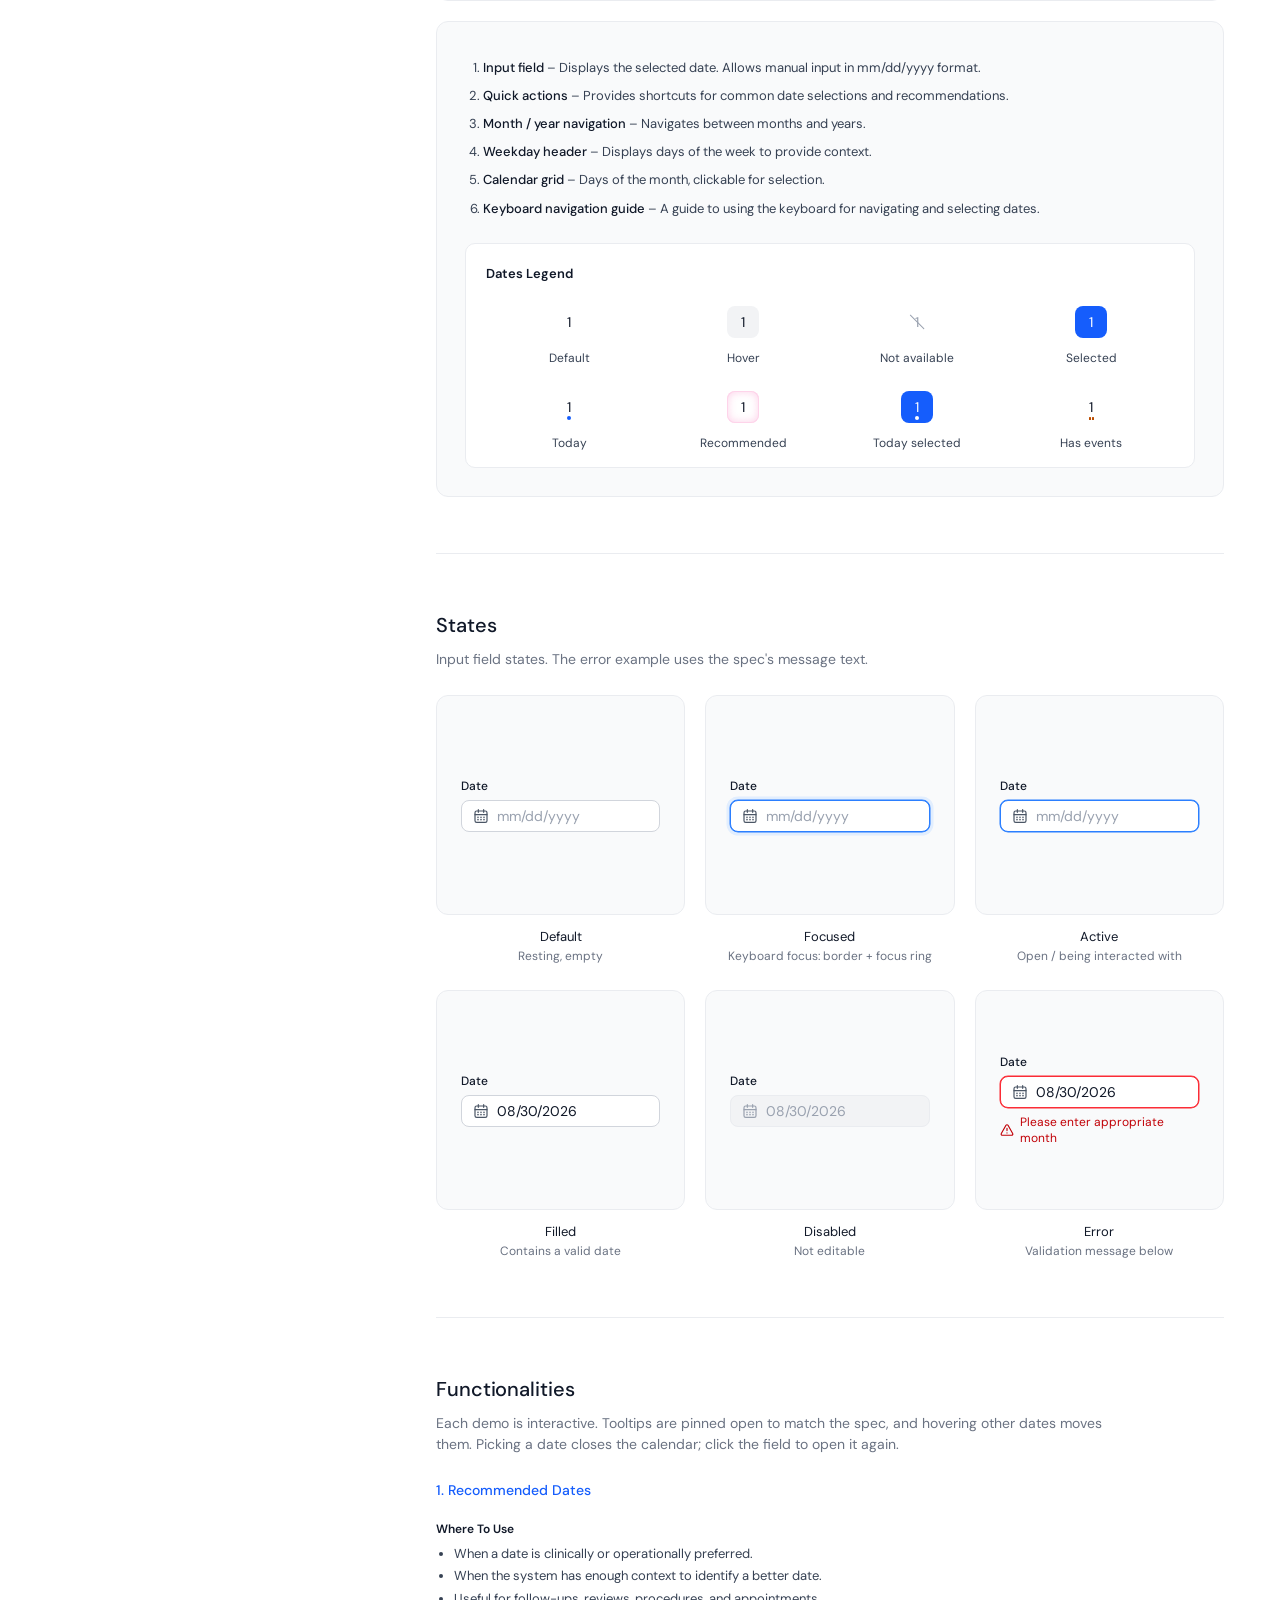
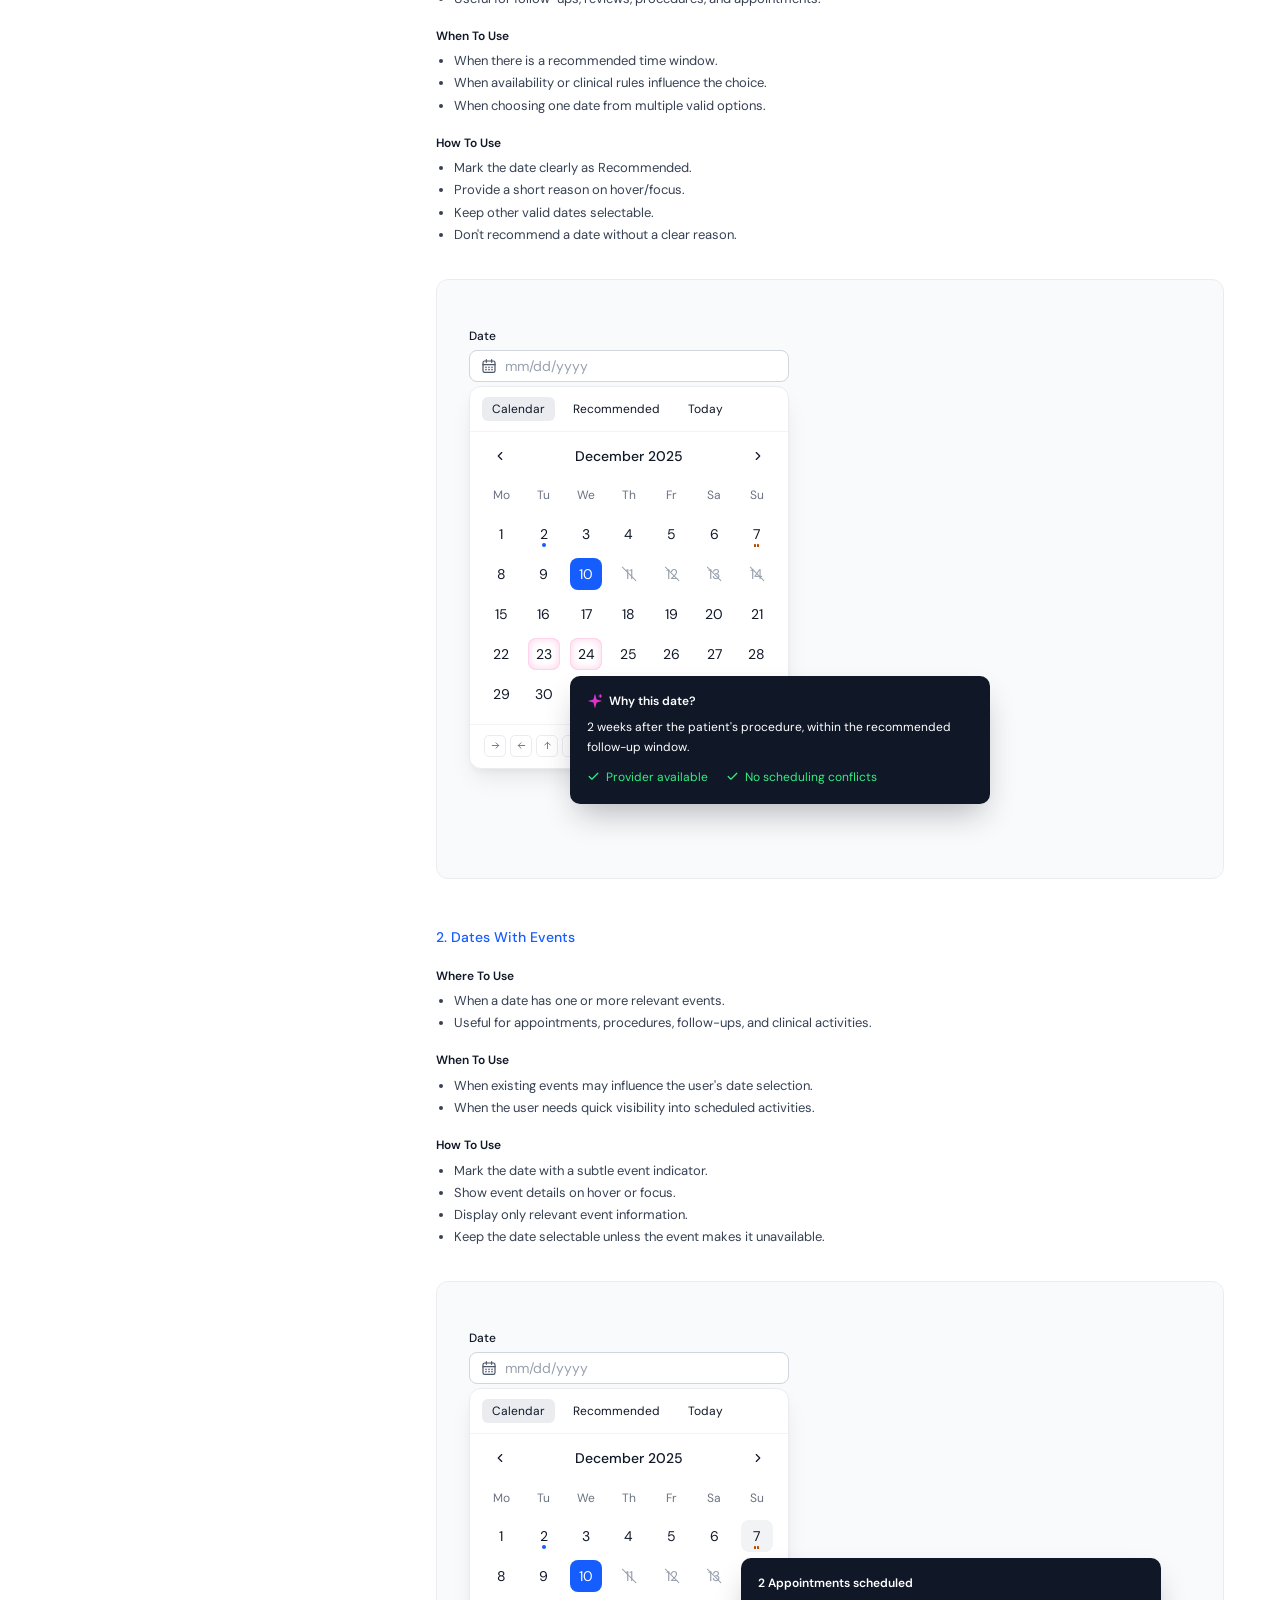
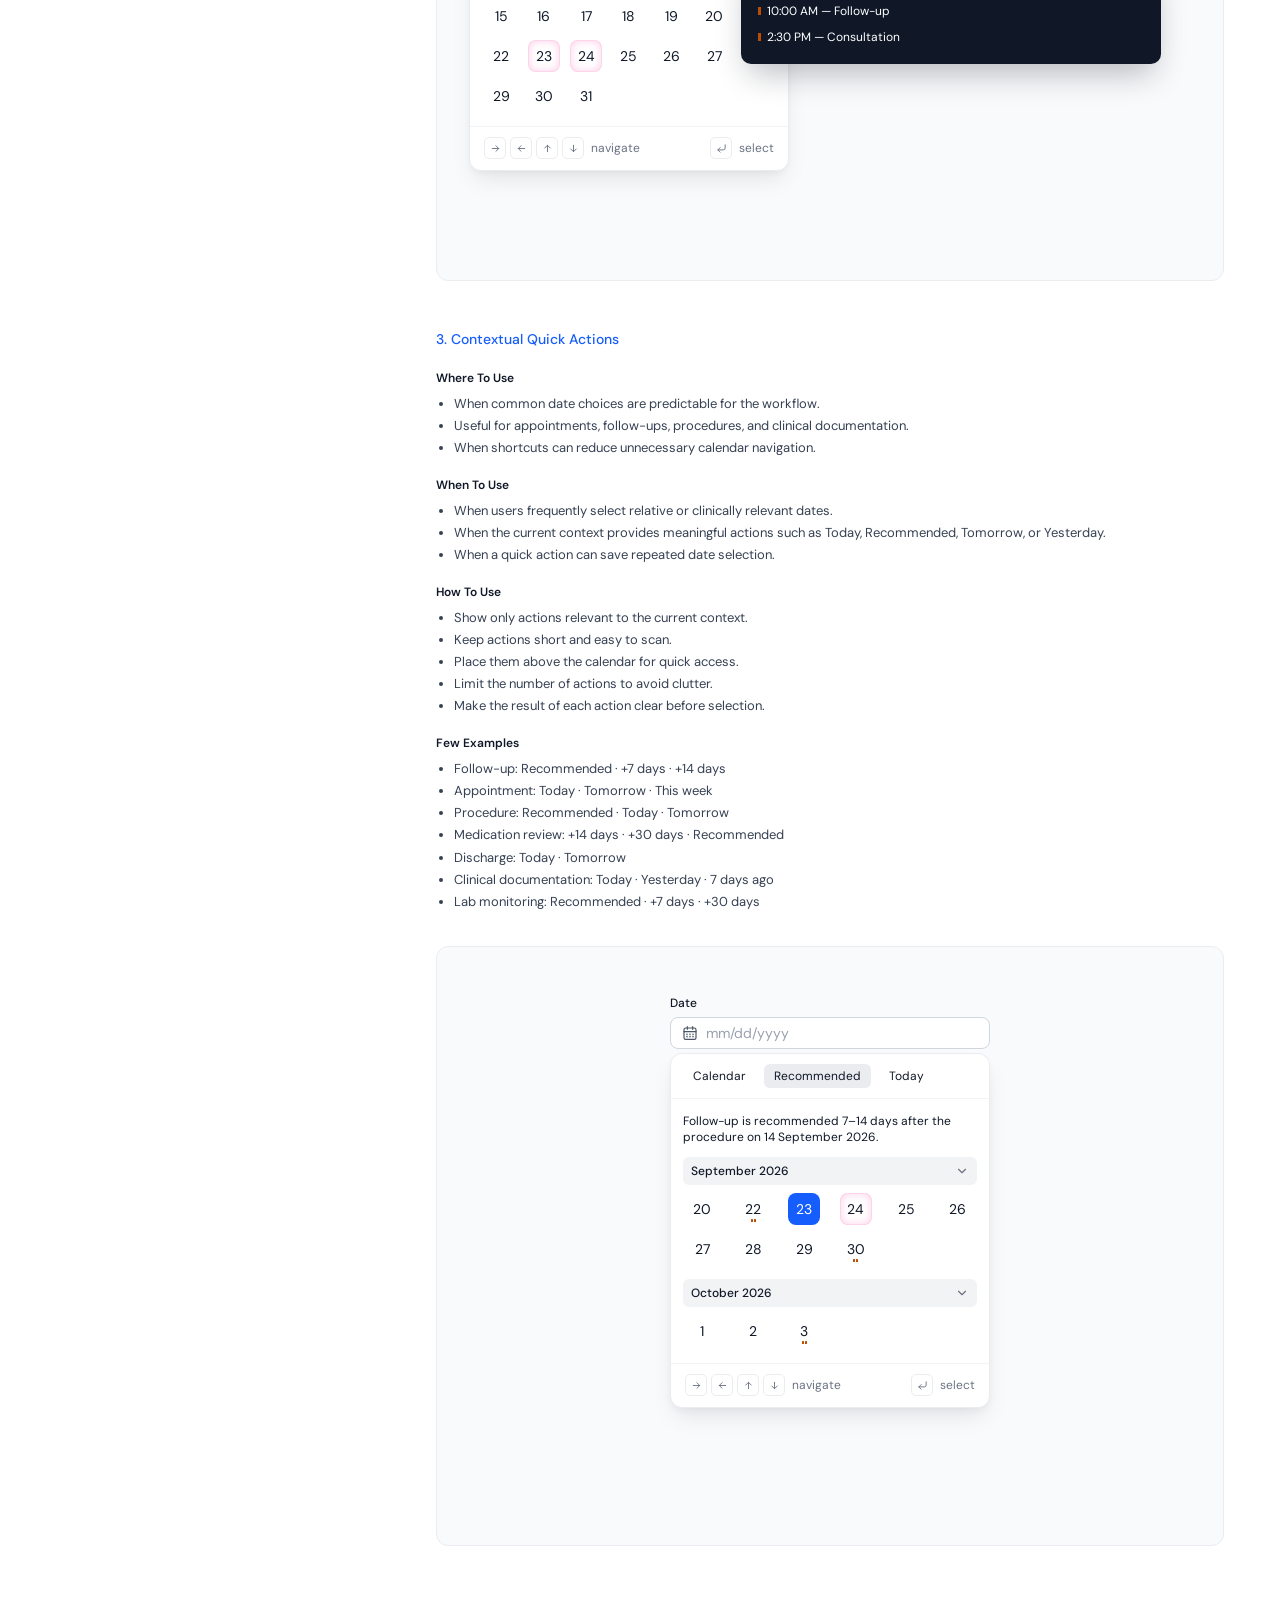
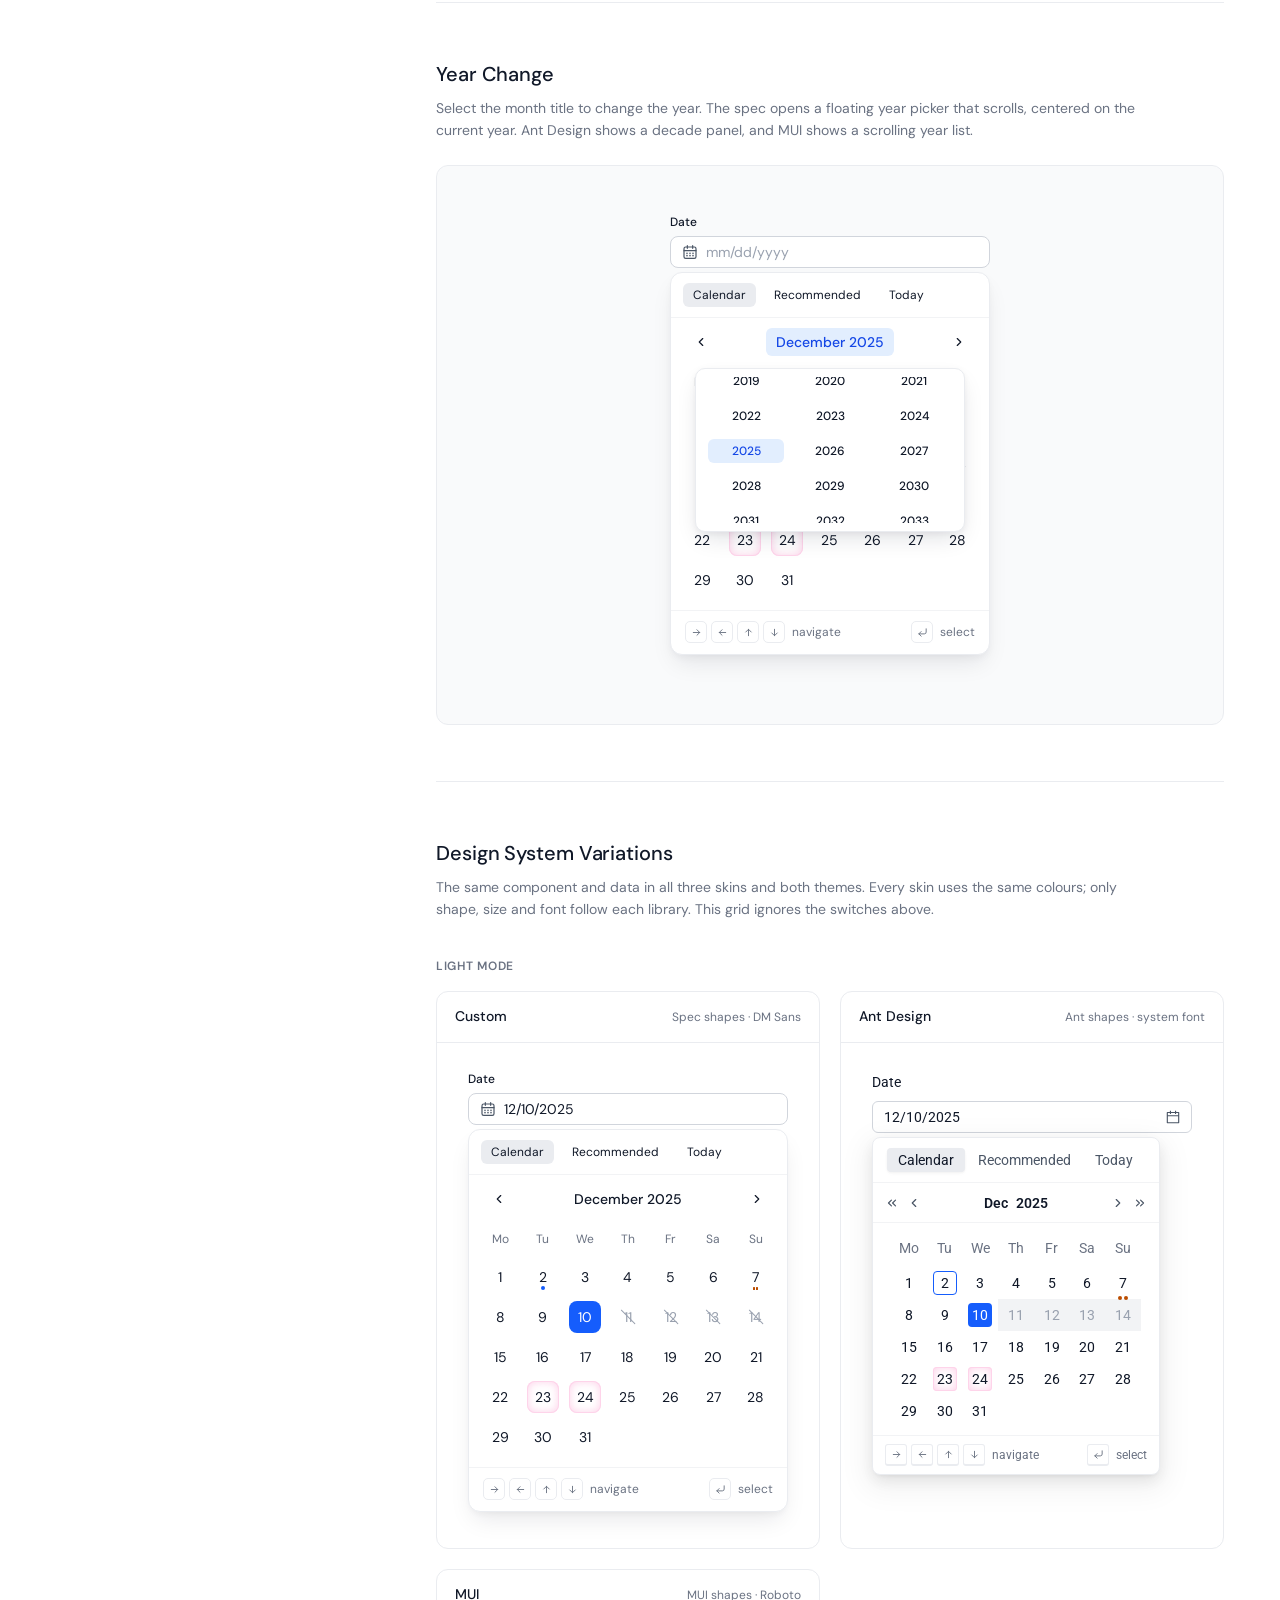
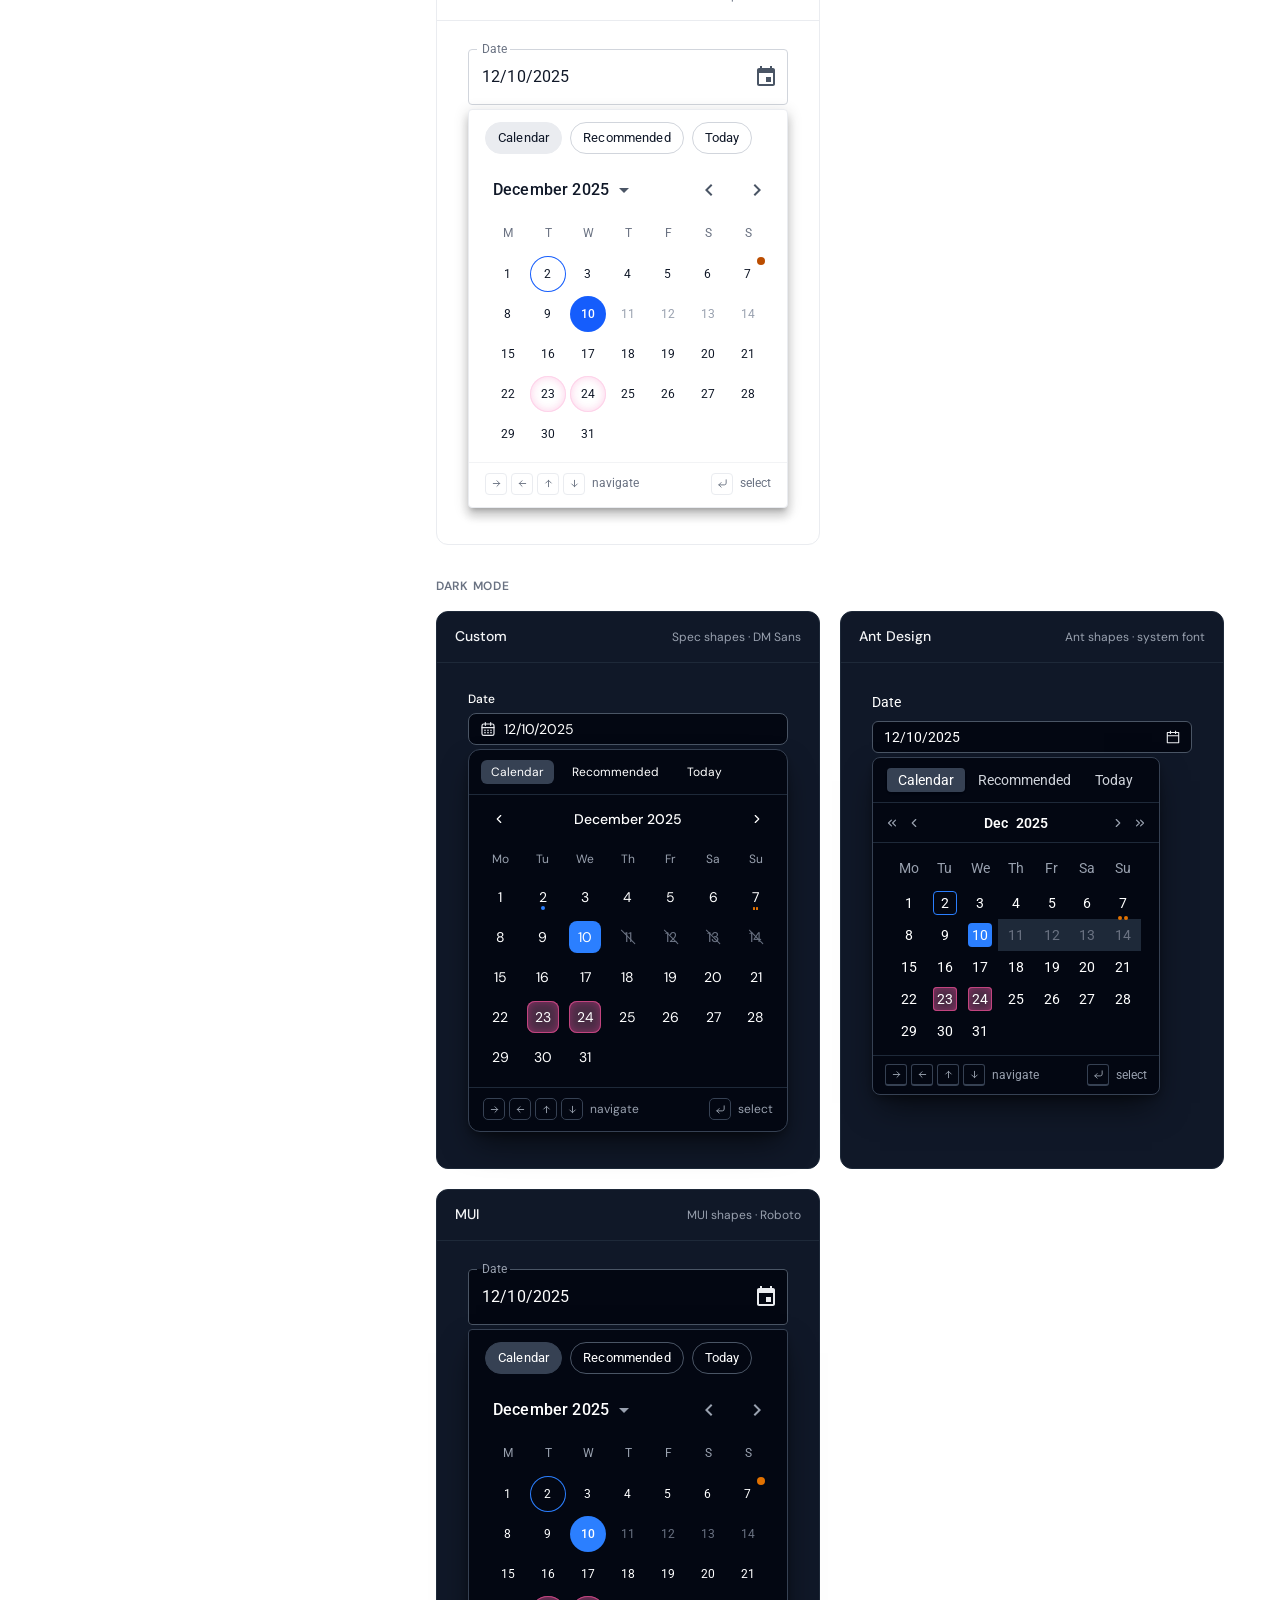
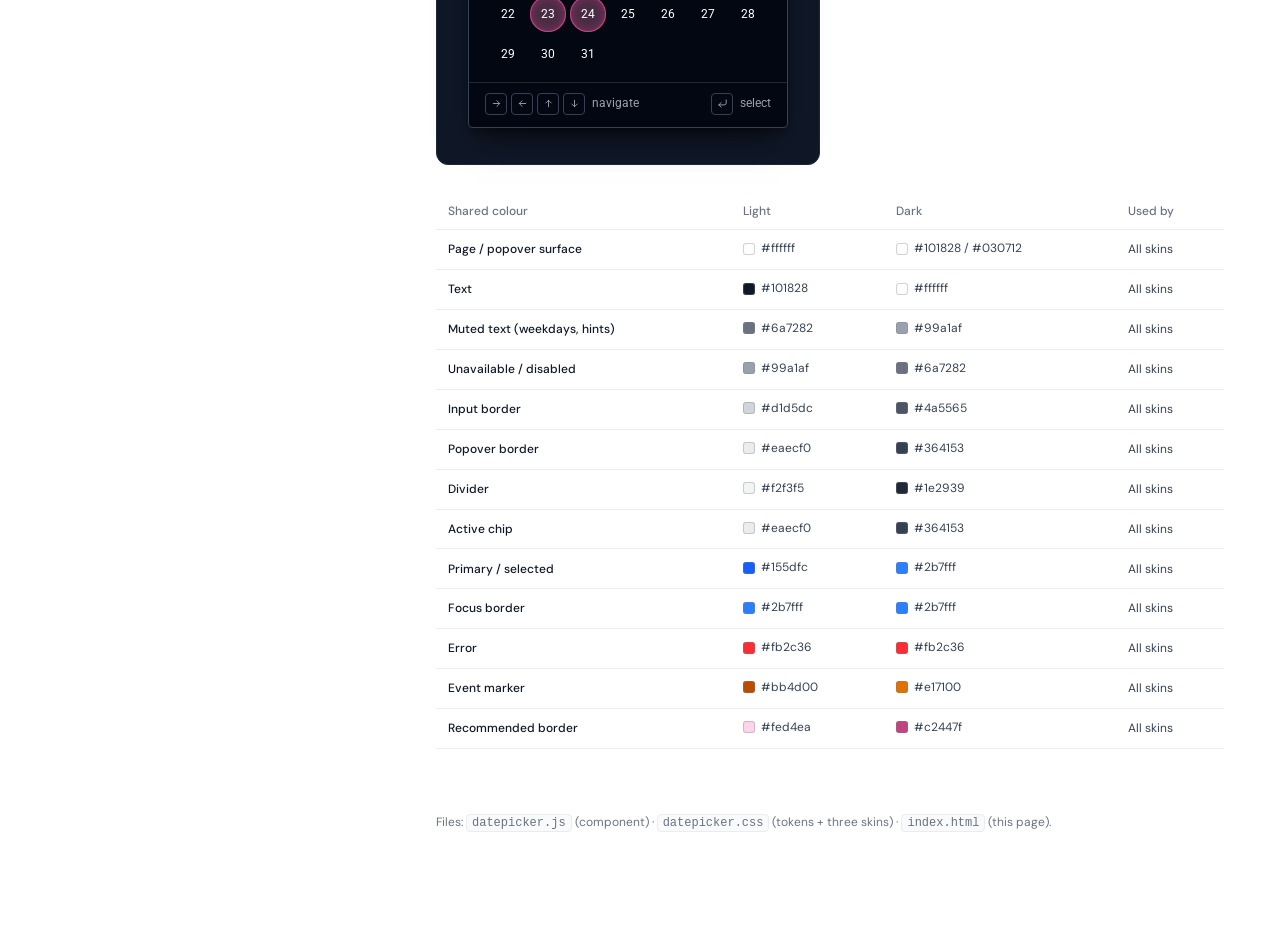
<file: calendar-date-picker/index.html>
<!doctype html>
<html lang="en">
<head>
<meta charset="utf-8">
<meta name="viewport" content="width=device-width, initial-scale=1">
<title>Calendar Date Picker</title>
<link rel="preconnect" href="https://fonts.googleapis.com">
<link rel="preconnect" href="https://fonts.gstatic.com" crossorigin>
<link href="https://fonts.googleapis.com/css2?family=DM+Sans:opsz,wght@9..40,400;9..40,500;9..40,600&family=Roboto:wght@400;500&display=swap" rel="stylesheet">
<link rel="stylesheet" href="datepicker.css">
<script>
  // Resolve theme before paint.
  (function () {
    var t = null;
    try { t = localStorage.getItem('dp-doc-theme'); } catch (e) {}
    if (!t) t = matchMedia('(prefers-color-scheme: dark)').matches ? 'dark' : 'light';
    document.documentElement.dataset.theme = t;
  })();
</script>
<style>
  :root {
    --bg: #ffffff;
    --side: #f2f8ff;
    --panel: #f9fafb;
    --panel-border: #eaecf0;
    --card: #ffffff;
    --text: #101828;
    --muted: #364153;
    --soft: #6a7282;
    --accent: #155dfc;
    --rule: #eaecf0;
    --callout-bg: #dcfce7;
    --callout-border: #b9f8cf;
    --callout-text: #0d542b;
    --chip-on: #ffffff;
    color-scheme: light;
  }
  :root[data-theme="dark"] {
    --bg: #0b111d;
    --side: #0a1120;
    --panel: #101828;
    --panel-border: #1e2939;
    --card: #101828;
    --text: #f3f4f6;
    --muted: #d1d5dc;
    --soft: #99a1af;
    --accent: #51a2ff;
    --rule: #1e2939;
    --callout-bg: rgba(0, 201, 80, .1);
    --callout-border: rgba(0, 201, 80, .28);
    --callout-text: #7bf1a8;
    --chip-on: #1e2939;
    color-scheme: dark;
  }
  * { box-sizing: border-box; }
  html, body { margin: 0; }
  body {
    background: var(--bg);
    color: var(--text);
    font: 14px/1.55 'DM Sans', ui-sans-serif, system-ui, sans-serif;
    -webkit-font-smoothing: antialiased;
  }
  .app { display: grid; grid-template-columns: 380px minmax(0, 1fr); min-height: 100vh; }

  /* ---------- Sidebar documentation ---------- */
  .doc {
    position: sticky; top: 0; height: 100vh; overflow-y: auto;
    padding: 56px 40px 64px;
    background: var(--side);
    border-right: 1px solid var(--rule);
    font-size: 13px; color: var(--muted);
  }
  .doc h1 { margin: 0 0 28px; font-size: 26px; font-weight: 500; line-height: 1.2; color: var(--text); letter-spacing: -.01em; }
  .doc h3 { margin: 28px 0 10px; font-size: 14px; font-weight: 500; color: var(--accent); }
  .doc p { margin: 0 0 10px; }
  .doc ul, .doc ol { margin: 0 0 10px; padding-left: 20px; }
  .doc li { margin: 2px 0; }
  .doc ol ol { list-style: lower-alpha; margin-top: 2px; }
  .callout {
    margin: 12px 0; padding: 10px 12px; border-radius: 6px;
    background: var(--callout-bg); border: 1px solid var(--callout-border); color: var(--callout-text);
  }

  /* ---------- Main ---------- */
  main { padding: 0 56px 96px; }
  .topbar {
    position: sticky; top: 0; z-index: 100;
    display: flex; flex-wrap: wrap; align-items: center; justify-content: space-between; gap: 12px 24px;
    margin: 0 -56px; padding: 14px 56px;
    background: color-mix(in srgb, var(--bg) 86%, transparent);
    backdrop-filter: saturate(1.4) blur(10px); -webkit-backdrop-filter: saturate(1.4) blur(10px);
    border-bottom: 1px solid var(--rule);
  }
  .topbar strong { font-size: 15px; font-weight: 600; }
  .topbar .ctrls { display: flex; flex-wrap: wrap; gap: 10px 16px; align-items: center; }
  .ctrl-label { font-size: 12px; color: var(--soft); margin-right: 6px; }
  .seg { display: inline-flex; padding: 3px; gap: 2px; border-radius: 10px; background: var(--panel); border: 1px solid var(--panel-border); }
  .seg button {
    height: 30px; padding: 0 12px; border: 0; border-radius: 7px; background: none; cursor: pointer;
    font: 500 13px 'DM Sans', sans-serif; color: var(--soft);
  }
  .seg button:hover { color: var(--text); }
  .seg button[aria-pressed="true"] { background: var(--chip-on); color: var(--text); box-shadow: 0 1px 2px rgba(16, 24, 40, .1), 0 0 0 1px var(--panel-border); }
  .seg button:focus-visible { outline: 2px solid var(--accent); outline-offset: 1px; }

  section { padding-top: 56px; }
  section + section { border-top: 1px solid var(--rule); margin-top: 56px; }
  h2 { margin: 0 0 8px; font-size: 20px; font-weight: 500; letter-spacing: -.005em; }
  .lede { margin: 0 0 24px; color: var(--soft); max-width: 70ch; }
  h4 { margin: 0 0 14px; font-size: 14px; font-weight: 500; color: var(--accent); }
  h5 { margin: 18px 0 6px; font-size: 12px; font-weight: 600; color: var(--text); }
  .copy { font-size: 13px; color: var(--muted); }
  .copy ul { margin: 0; padding-left: 18px; }
  .copy li { margin: 2px 0; }

  .panel { position: relative; background: var(--panel); border: 1px solid var(--panel-border); border-radius: 12px; }
  .card { background: var(--card); border: 1px solid var(--panel-border); border-radius: 10px; }

  /* Playground */
  .play { display: grid; grid-template-columns: minmax(0, 1fr) 300px; gap: 20px; }
  .play .panel { min-height: 560px; padding: 48px; display: flex; justify-content: center; }
  .info { padding: 20px; font-size: 13px; color: var(--muted); }
  .info h5:first-child { margin-top: 0; }
  .readout { font-size: 18px; font-weight: 500; color: var(--text); margin: 2px 0 4px; }
  .keys { display: grid; grid-template-columns: auto 1fr; gap: 6px 12px; align-items: center; margin: 0; }
  .keys dt { white-space: nowrap; }
  .keys dd { margin: 0; }
  .kbd {
    display: inline-block; min-width: 22px; padding: 0 5px; height: 22px; line-height: 20px; text-align: center;
    border: 1px solid var(--panel-border); border-radius: 5px; background: var(--card);
    font: 500 11px 'DM Sans', sans-serif; color: var(--soft);
  }
  .try li { margin: 4px 0; }
  code { font: 12px ui-monospace, 'Cascadia Code', Consolas, monospace; padding: 1px 5px; border-radius: 4px; background: var(--panel); border: 1px solid var(--panel-border); }

  /* Anatomy */
  .anatomy { display: grid; grid-template-columns: minmax(0, 1.05fr) minmax(0, 1fr); gap: 20px; }
  .stage { padding: 56px 72px; display: flex; justify-content: center; align-items: flex-start; min-height: 600px; }
  .callouts { position: absolute; inset: 0; pointer-events: none; }
  .co-line { position: absolute; height: 1px; }
  .co-dot {
    position: absolute; width: 24px; height: 24px; margin-top: -12px; border-radius: 50%;
    display: flex; align-items: center; justify-content: center;
    font: 500 11px 'DM Sans', sans-serif; color: #fff;
  }
  .parts { padding: 28px; }
  .parts ol { margin: 0 0 24px; padding-left: 18px; font-size: 13px; color: var(--muted); }
  .parts ol li { margin: 8px 0; }
  .parts ol b { font-weight: 500; color: var(--text); }
  .legend { padding: 20px 20px 16px; }
  .legend h5 { margin: 0 0 18px; font-size: 13px; font-weight: 600; }
  .lg-grid { display: grid; grid-template-columns: repeat(4, 1fr); gap: 20px 8px; }
  .dp.lg-grid { width: auto; max-width: none; }
  .lg-item { display: flex; flex-direction: column; align-items: center; gap: 8px; font-size: 12px; text-align: center; color: var(--muted); }
  .lg-item .dp-cell { width: 44px; }
  .lg-item .dp-day { pointer-events: none; }

  /* States */
  .states { display: grid; grid-template-columns: repeat(3, minmax(0, 1fr)); gap: 24px 20px; }
  .state figure { margin: 0; }
  .state .panel { height: 220px; display: flex; align-items: center; justify-content: center; padding: 24px; }
  .state figcaption { margin-top: 12px; text-align: center; font-size: 13px; color: var(--text); }
  .state figcaption span { display: block; font-size: 12px; color: var(--soft); }

  /* Functionalities */
  .feature { display: grid; grid-template-columns: minmax(0, 1fr) minmax(620px, 1.6fr); gap: 32px; align-items: start; }
  .feature + .feature { margin-top: 48px; }
  .demo { min-height: 600px; padding: 48px 32px; }
  .panel > div:not(.callouts) { max-width: 100%; }
  .state .panel > div { width: 320px; }

  /* Variations */
  .vars { display: grid; grid-template-columns: repeat(auto-fill, minmax(372px, 1fr)); gap: 20px; }
  .var .well > div { max-width: 100%; }
  .var { border-radius: 12px; border: 1px solid var(--panel-border); overflow: visible; }
  .var header { display: flex; justify-content: space-between; align-items: baseline; padding: 14px 18px; border-bottom: 1px solid var(--panel-border); }
  .var header b { font-weight: 500; font-size: 14px; }
  .var header span { font-size: 12px; color: var(--soft); }
  .var .well { display: flex; justify-content: center; padding: 28px 16px 36px; border-radius: 0 0 12px 12px; }
  .var.light { background: #ffffff; color: #101828; border-color: #eaecf0; }
  .var.light header { border-color: #eaecf0; }
  .var.light header span { color: #6a7282; }
  .var.dark { background: #101828; color: #f3f4f6; border-color: #1e2939; }
  .var.dark header { border-color: #1e2939; }
  .var.dark header span { color: #99a1af; }
  .var-row-label { grid-column: 1 / -1; margin: 12px 0 -4px; font-size: 12px; font-weight: 600; letter-spacing: .06em; text-transform: uppercase; color: var(--soft); }
  .tokens { margin-top: 28px; overflow-x: auto; }
  .tokens table { width: 100%; border-collapse: collapse; font-size: 12px; min-width: 720px; }
  .tokens th, .tokens td { padding: 9px 12px; text-align: left; border-bottom: 1px solid var(--rule); }
  .tokens th { font-weight: 500; color: var(--soft); }
  .tokens td:first-child { color: var(--text); font-weight: 500; }
  .sw { display: inline-flex; align-items: center; gap: 6px; white-space: nowrap; color: var(--muted); }
  .sw i { width: 12px; height: 12px; border-radius: 3px; box-shadow: inset 0 0 0 1px rgba(127, 127, 127, .35); }

  footer.note { margin-top: 64px; font-size: 12px; color: var(--soft); }

  @media (max-width: 1540px) { .anatomy { grid-template-columns: 1fr; } }
  @media (max-width: 1400px) { .feature { grid-template-columns: 1fr; } }
  @media (max-width: 1280px) {
    .vars { grid-template-columns: repeat(auto-fill, minmax(360px, 1fr)); }
  }
  @media (max-width: 1080px) {
    .app { grid-template-columns: minmax(0, 1fr); }
    .doc { position: static; height: auto; border-right: 0; border-bottom: 1px solid var(--rule); padding: 36px 24px; }
    main { padding: 0 24px 72px; }
    .topbar { margin: 0 -24px; padding: 12px 24px; }
    .play { grid-template-columns: 1fr; }
    .states { grid-template-columns: repeat(auto-fill, minmax(300px, 1fr)); }
  }
  @media (max-width: 640px) {
    main { padding: 0 16px 64px; }
    .topbar { margin: 0 -16px; padding: 10px 16px; }
    .doc { padding: 28px 16px; }
    .play .panel, .stage, .demo, .demo.wide { padding: 24px 12px; }
    .stage, .demo { min-height: 0; }
    .lg-grid { grid-template-columns: repeat(2, 1fr); }
    .vars { grid-template-columns: 1fr; }
    .var .well { padding: 20px 8px 28px; }
  }
</style>
</head>
<body>
<div class="app">
  <aside class="doc" aria-label="Documentation">
    <h1>1. Calendar Date Picker</h1>
    <p style="display:flex;gap:14px;flex-wrap:wrap"><a href="../date-range-picker/index.html" style="color:var(--accent);text-decoration:none;font-size:12px">2. Date Range Picker →</a>
      <a href="../actual-date-time/index.html" style="color:var(--accent);text-decoration:none;font-size:12px">4. Actual Date &amp; Time →</a>
      <a href="../time-picker/index.html" style="color:var(--accent);text-decoration:none;font-size:12px">5. Time Picker With Presets →</a></p>
    <p>A Calendar Date Picker allows users to select a date from a visual calendar.</p>
    <p>Goal: make date discovery quick and provide useful calendar context.</p>
    <p>Examples: appointment date, procedure date, follow-up date, scheduled admission.</p>

    <h3>When To Use</h3>
    <ul>
      <li>When the user needs to find and select a date.</li>
      <li>When calendar context helps the user make a decision.</li>
      <li>When availability, events, or clinical rules affect date selection.</li>
      <li>When the date is relatively close to the current date.</li>
    </ul>

    <h3>When Not To Use</h3>
    <ul>
      <li>Known Date → when the date is already known and can be entered directly.</li>
      <li>Date Range → when selecting a start and end date.</li>
      <li>Date-Time → when both date and time are required.</li>
      <li>Clinical Date → when the date is approximate, partial, or unknown.</li>
    </ul>
    <p>Use a calendar when seeing the dates helps the user decide.</p>

    <h3>Input Rules</h3>
    <ul>
      <li>Allow direct date entry alongside calendar selection.</li>
      <li>Use clear date formatting and locale-appropriate ordering.</li>
      <li>Support keyboard navigation and selection.</li>
      <li>Prefer four-digit years.</li>
      <li>Avoid requiring unnecessary leading zeros.</li>
    </ul>

    <h3>Behavior</h3>
    <ul>
      <li>Users should be able to:
        <ol>
          <li>Type a date directly.</li>
          <li>Open the calendar.</li>
          <li>Navigate between months and years.</li>
          <li>Select a date.</li>
          <li>Navigate and select using the keyboard.</li>
          <li>Return to today when useful.</li>
        </ol>
      </li>
      <li>Avoid:
        <ol>
          <li>Automatically changing the selected date.</li>
          <li>Automatically moving focus between fields.</li>
          <li>Hiding the current selection.</li>
          <li>Requiring calendar navigation when direct entry is faster.</li>
        </ol>
      </li>
    </ul>

    <h3>Smart Behavior</h3>
    <p>The calendar can adapt to the clinical context by showing:</p>
    <ul>
      <li>Today</li>
      <li>Recommended dates</li>
      <li>Dates with events</li>
      <li>Unavailable dates</li>
      <li>Clinical date ranges</li>
      <li>Relevant scheduling information</li>
    </ul>
    <div class="callout">Smart behavior should reduce effort while keeping the clinician in control.</div>

    <h3>Recommendation Rules</h3>
    <p>Since your component has Recommended Dates, establish the principle here.</p>
    <ul>
      <li>Recommendations must be based on clear clinical or workflow rules.</li>
      <li>Always provide a reason for a recommendation.</li>
      <li>Recommendations should guide, not force, the user's choice.</li>
    </ul>
    <p>This prevents the smart functionality from becoming arbitrary.</p>

    <h3>Validation &amp; Constraints</h3>
    <ul>
      <li>Prevent invalid or clinically restricted dates.</li>
      <li>Support minimum, maximum, and dependent dates.</li>
      <li>Explain relevant restrictions when a date is unavailable.</li>
    </ul>
  </aside>

  <main>
    <div class="topbar">
      <strong>Calendar Date Picker</strong>
      <div class="ctrls">
        <div><span class="ctrl-label" id="ds-label">Design system</span>
          <div class="seg" role="group" aria-labelledby="ds-label" id="ds-switch">
            <button type="button" data-ds="custom" aria-pressed="true">Custom</button>
            <button type="button" data-ds="ant" aria-pressed="false">Ant Design</button>
            <button type="button" data-ds="mui" aria-pressed="false">MUI</button>
          </div>
        </div>
        <div><span class="ctrl-label" id="th-label">Theme</span>
          <div class="seg" role="group" aria-labelledby="th-label" id="theme-switch">
            <button type="button" data-theme="light">Light</button>
            <button type="button" data-theme="dark">Dark</button>
          </div>
        </div>
      </div>
    </div>

    <!-- Playground -->
    <section id="playground" style="padding-top:40px">
      <h2>Playground</h2>
      <p class="lede">Uses today's real date. Try typing a date, the quick actions, the recommended window, events, unavailable dates, and keyboard navigation.</p>
      <div class="play">
        <div class="panel"><div id="pg"></div></div>
        <div class="card info">
          <h5>Selected value</h5>
          <div class="readout" id="pg-out">None</div>
          <div id="pg-iso" style="color:var(--soft);font-size:12px">Type a date or pick one from the calendar</div>

          <h5>Try</h5>
          <ul class="try" style="padding-left:18px;margin:0">
            <li>Type <code>13/05/2026</code>, then press Enter to see validation</li>
            <li>Type <code>8/3/2027</code>. Leading zeros are optional</li>
            <li>Hover a pink date to see why it's recommended</li>
            <li>Open <b>Recommended</b> to see the follow-up window</li>
            <li>Click the month title to change the year</li>
          </ul>

          <h5>Keyboard</h5>
          <dl class="keys">
            <dt><span class="kbd">↓</span></dt><dd>Open calendar from the input</dd>
            <dt><span class="kbd">←</span> <span class="kbd">→</span> <span class="kbd">↑</span> <span class="kbd">↓</span></dt><dd>Move by day / week</dd>
            <dt><span class="kbd">PgUp</span> <span class="kbd">PgDn</span></dt><dd>Month (with Shift: year)</dd>
            <dt><span class="kbd">Home</span> <span class="kbd">End</span></dt><dd>Start / end of week</dd>
            <dt><span class="kbd">↵</span></dt><dd>Select date</dd>
            <dt><span class="kbd">Esc</span></dt><dd>Close / back to days</dd>
          </dl>
        </div>
      </div>
    </section>

    <!-- Anatomy -->
    <section id="anatomy">
      <h2>Anatomy</h2>
      <p class="lede">The callouts are measured from the rendered component, so they track each design system's layout.</p>
      <div class="anatomy">
        <div class="panel stage" id="anat-stage"><div id="anat"></div><div class="callouts" aria-hidden="true"></div></div>
        <div class="panel parts">
          <ol>
            <li><b>Input field</b> – Displays the selected date. Allows manual input in mm/dd/yyyy format.</li>
            <li><b>Quick actions</b> – Provides shortcuts for common date selections and recommendations.</li>
            <li><b>Month / year navigation</b> – Navigates between months and years.</li>
            <li><b>Weekday header</b> – Displays days of the week to provide context.</li>
            <li><b>Calendar grid</b> – Days of the month, clickable for selection.</li>
            <li><b>Keyboard navigation guide</b> – A guide to using the keyboard for navigating and selecting dates.</li>
          </ol>
          <div class="card legend">
            <h5>Dates Legend</h5>
            <div id="legend"></div>
          </div>
        </div>
      </div>
    </section>

    <!-- States -->
    <section id="states">
      <h2>States</h2>
      <p class="lede">Input field states. The error example uses the spec's message text.</p>
      <div class="states" id="states-grid"></div>
    </section>

    <!-- Functionalities -->
    <section id="functionalities">
      <h2>Functionalities</h2>
      <p class="lede">Each demo is interactive. Tooltips are pinned open to match the spec, and hovering other dates moves them. Picking a date closes the calendar; click the field to open it again.</p>

      <div class="feature">
        <div class="copy">
          <h4>1. Recommended Dates</h4>
          <h5>Where To Use</h5>
          <ul>
            <li>When a date is clinically or operationally preferred.</li>
            <li>When the system has enough context to identify a better date.</li>
            <li>Useful for follow-ups, reviews, procedures, and appointments.</li>
          </ul>
          <h5>When To Use</h5>
          <ul>
            <li>When there is a recommended time window.</li>
            <li>When availability or clinical rules influence the choice.</li>
            <li>When choosing one date from multiple valid options.</li>
          </ul>
          <h5>How To Use</h5>
          <ul>
            <li>Mark the date clearly as Recommended.</li>
            <li>Provide a short reason on hover/focus.</li>
            <li>Keep other valid dates selectable.</li>
            <li>Don't recommend a date without a clear reason.</li>
          </ul>
        </div>
        <div class="panel demo wide"><div id="f-rec"></div></div>
      </div>

      <div class="feature">
        <div class="copy">
          <h4>2. Dates With Events</h4>
          <h5>Where To Use</h5>
          <ul>
            <li>When a date has one or more relevant events.</li>
            <li>Useful for appointments, procedures, follow-ups, and clinical activities.</li>
          </ul>
          <h5>When To Use</h5>
          <ul>
            <li>When existing events may influence the user's date selection.</li>
            <li>When the user needs quick visibility into scheduled activities.</li>
          </ul>
          <h5>How To Use</h5>
          <ul>
            <li>Mark the date with a subtle event indicator.</li>
            <li>Show event details on hover or focus.</li>
            <li>Display only relevant event information.</li>
            <li>Keep the date selectable unless the event makes it unavailable.</li>
          </ul>
        </div>
        <div class="panel demo wide"><div id="f-ev"></div></div>
      </div>

      <div class="feature">
        <div class="copy">
          <h4>3. Contextual Quick Actions</h4>
          <h5>Where To Use</h5>
          <ul>
            <li>When common date choices are predictable for the workflow.</li>
            <li>Useful for appointments, follow-ups, procedures, and clinical documentation.</li>
            <li>When shortcuts can reduce unnecessary calendar navigation.</li>
          </ul>
          <h5>When To Use</h5>
          <ul>
            <li>When users frequently select relative or clinically relevant dates.</li>
            <li>When the current context provides meaningful actions such as Today, Recommended, Tomorrow, or Yesterday.</li>
            <li>When a quick action can save repeated date selection.</li>
          </ul>
          <h5>How To Use</h5>
          <ul>
            <li>Show only actions relevant to the current context.</li>
            <li>Keep actions short and easy to scan.</li>
            <li>Place them above the calendar for quick access.</li>
            <li>Limit the number of actions to avoid clutter.</li>
            <li>Make the result of each action clear before selection.</li>
          </ul>
          <h5>Few Examples</h5>
          <ul>
            <li>Follow-up: Recommended · +7 days · +14 days</li>
            <li>Appointment: Today · Tomorrow · This week</li>
            <li>Procedure: Recommended · Today · Tomorrow</li>
            <li>Medication review: +14 days · +30 days · Recommended</li>
            <li>Discharge: Today · Tomorrow</li>
            <li>Clinical documentation: Today · Yesterday · 7 days ago</li>
            <li>Lab monitoring: Recommended · +7 days · +30 days</li>
          </ul>
        </div>
        <div class="panel demo" style="display:flex;justify-content:center"><div id="f-qa"></div></div>
      </div>
    </section>

    <!-- Year change -->
    <section id="year">
      <h2>Year Change</h2>
      <p class="lede">Select the month title to change the year. The spec opens a floating year picker that scrolls, centered on the current year. Ant Design shows a decade panel, and MUI shows a scrolling year list.</p>
      <div class="panel demo" style="display:flex;justify-content:center;min-height:560px"><div id="f-year"></div></div>
    </section>

    <!-- Variations -->
    <section id="variations">
      <h2>Design System Variations</h2>
      <p class="lede">The same component and data in all three skins and both themes. Every skin uses the same colours; only shape, size and font follow each library. This grid ignores the switches above.</p>
      <div class="vars" id="vars"></div>

      <div class="tokens">
        <table>
          <thead><tr><th>Shared colour</th><th>Light</th><th>Dark</th><th>Used by</th></tr></thead>
          <tbody id="tok"></tbody>
        </table>
      </div>
    </section>

    <footer class="note">Files: <code>datepicker.js</code> (component) · <code>datepicker.css</code> (tokens + three skins) · <code>index.html</code> (this page).</footer>
  </main>
</div>

<script src="datepicker.js"></script>
<script>
(function () {
  const { toKey, addDays, MONTHS } = DatePicker.utils;
  const root = document.documentElement;
  let DS = 'custom';
  try { DS = localStorage.getItem('dp-doc-ds') || 'custom'; } catch (e) {}
  if (!['custom', 'ant', 'mui'].includes(DS)) DS = 'custom';
  let THEME = root.dataset.theme;

  /* ---------------- Demo data (from spec: December 2025) ---------------- */
  const WHY = {
    title: 'Why this date?',
    reason: "2 weeks after the patient's procedure, within the recommended follow-up window.",
    checks: ['Provider available', 'No scheduling conflicts']
  };
  const DEC = {
    today: '2025-12-02',
    value: '2025-12-10',
    unavailable: {
      '2025-12-11': 'Provider on leave (Dec 11–14).',
      '2025-12-12': 'Provider on leave (Dec 11–14).',
      '2025-12-13': 'Provider on leave (Dec 11–14).',
      '2025-12-14': 'Provider on leave (Dec 11–14).'
    },
    events: {
      '2025-12-07': { title: '2 Appointments scheduled', items: ['10:00 AM — Follow-up', '2:30 PM — Consultation'] }
    },
    recommended: { '2025-12-23': WHY, '2025-12-24': WHY },
    recommendation: {
      summary: 'Follow-up is recommended 3 weeks after the procedure on 2 December 2025.',
      candidates: ['2025-12-22', '2025-12-23', '2025-12-24', '2025-12-25', '2025-12-26', '2025-12-29', '2025-12-30', '2025-12-31']
    }
  };
  const QA_SPEC = [{ label: 'Calendar', view: 'days' }, { label: 'Recommended', view: 'recommended' }, { label: 'Today', offset: 0 }];

  // Contextual quick actions — September 2026 (spec).
  const WHY_SEP = {
    title: 'Why this date?',
    reason: 'Inside the 7–14 day follow-up window after the procedure on 14 September 2026.',
    checks: ['Provider available', 'No scheduling conflicts']
  };
  const SEP = {
    today: '2026-09-18',
    value: '2026-09-23',
    unavailable: { '2026-09-21': 'Provider on leave.' },
    events: {
      '2026-09-22': { title: '2 Appointments scheduled', items: ['9:00 AM — Lab review', '1:15 PM — Follow-up'] },
      '2026-09-30': { title: '2 Appointments scheduled', items: ['10:00 AM — Imaging', '3:00 PM — Consultation'] },
      '2026-10-03': { title: '2 Appointments scheduled', items: ['11:00 AM — Physiotherapy', '4:00 PM — Follow-up'] }
    },
    recommended: { '2026-09-23': WHY_SEP, '2026-09-24': WHY_SEP },
    recommendation: {
      summary: 'Follow-up is recommended 7–14 days after the procedure on 14 September 2026.',
      candidates: ['2026-09-20', '2026-09-22', '2026-09-23', '2026-09-24', '2026-09-25', '2026-09-26', '2026-09-27', '2026-09-28', '2026-09-29', '2026-09-30', '2026-10-01', '2026-10-02', '2026-10-03']
    }
  };

  // Playground: generated relative to the real today.
  function playgroundData() {
    const t = new Date(); const today = new Date(t.getFullYear(), t.getMonth(), t.getDate());
    const at = n => addDays(today, n);
    const proc = at(-2);
    const unavailable = {};
    for (let i = 12; i <= 15; i++) unavailable[toKey(at(i))] = `Provider on leave (${MONTHS[at(12).getMonth()].slice(0, 3)} ${at(12).getDate()}–${MONTHS[at(15).getMonth()].slice(0, 3)} ${at(15).getDate()}).`;
    const why = n => ({
      title: 'Why this date?',
      reason: `${n} days after the patient's procedure, in the middle of the 7–14 day follow-up window.`,
      checks: ['Provider available', 'No scheduling conflicts']
    });
    const recommended = {}; recommended[toKey(at(7))] = why(9); recommended[toKey(at(8))] = why(10);
    const events = {};
    events[toKey(at(1))] = { title: '1 Appointment scheduled', items: ['9:00 AM — Lab review'] };
    events[toKey(at(6))] = { title: '2 Appointments scheduled', items: ['10:00 AM — Follow-up', '2:30 PM — Consultation'] };
    events[toKey(at(9))] = { title: '1 Appointment scheduled', items: ['11:30 AM — Physiotherapy'] };
    const candidates = [];
    for (let i = 5; i <= 12; i++) if (!unavailable[toKey(at(i))]) candidates.push(toKey(at(i)));
    return {
      today, unavailable, recommended, events,
      recommendation: {
        summary: `Follow-up is recommended 7–14 days after the procedure on ${proc.getDate()} ${MONTHS[proc.getMonth()]} ${proc.getFullYear()}.`,
        candidates
      }
    };
  }

  /* ---------------- Mount ---------------- */
  const themed = [];   // follow the global DS + theme switches
  const make = (id, opts) => {
    const p = new DatePicker(document.getElementById(id), Object.assign({ ds: DS, theme: THEME }, opts));
    themed.push(p);
    return p;
  };

  // Playground
  const out = document.getElementById('pg-out'), iso = document.getElementById('pg-iso');
  make('pg', Object.assign(playgroundData(), {
    onChange: d => {
      out.textContent = d ? d.toLocaleDateString(undefined, { weekday: 'short', month: 'short', day: 'numeric', year: 'numeric' }) : 'None';
      iso.textContent = d ? `ISO: ${toKey(d)}` : 'Type a date or pick one from the calendar';
    }
  }));

  // Anatomy
  make('anat', Object.assign({}, DEC, {
    inline: true, quickActions: QA_SPEC,
    value: '2025-12-10', text: ''
  }));

  // States
  const STATES = [
    ['Default', 'Resting, empty', {}],
    ['Focused', 'Keyboard focus: border + focus ring', { state: 'focused' }],
    ['Active', 'Open / being interacted with', { state: 'active' }],
    ['Filled', 'Contains a valid date', { value: '2026-08-30' }],
    ['Disabled', 'Not editable', { value: '2026-08-30', state: 'disabled' }],
    ['Error', 'Validation message below', { text: '08/30/2026', error: 'Please enter appropriate month' }]
  ];
  const sg = document.getElementById('states-grid');
  STATES.forEach(([name, sub, o], i) => {
    const f = document.createElement('div');
    f.className = 'state';
    f.innerHTML = `<figure><div class="panel"><div id="st${i}"></div></div><figcaption>${name}<span>${sub}</span></figcaption></figure>`;
    sg.appendChild(f);
    make('st' + i, Object.assign({ static: true, today: '2025-12-02' }, o));
  });

  // Functionalities
  make('f-rec', Object.assign({}, DEC, { inline: true, quickActions: QA_SPEC, text: '', demo: { tooltip: '2025-12-24', hover: '2025-12-24' } }));
  make('f-ev', Object.assign({}, DEC, { inline: true, quickActions: QA_SPEC, text: '', demo: { tooltip: '2025-12-07', hover: '2025-12-07' } }));
  make('f-qa', Object.assign({}, SEP, { inline: true, quickActions: QA_SPEC, text: '', demo: { view: 'recommended' } }));
  make('f-year', Object.assign({}, DEC, { inline: true, quickActions: QA_SPEC, text: '', value: null, viewMonth: '2025-12-01', demo: { view: 'years' } }));

  // Variations grid (fixed DS/theme)
  const vars = document.getElementById('vars');
  const DSN = { custom: ['Custom', 'Spec shapes · DM Sans'], ant: ['Ant Design', 'Ant shapes · system font'], mui: ['MUI', 'MUI shapes · Roboto'] };
  ['light', 'dark'].forEach(th => {
    const lab = document.createElement('div');
    lab.className = 'var-row-label';
    lab.textContent = th === 'light' ? 'Light mode' : 'Dark mode';
    vars.appendChild(lab);
    ['custom', 'ant', 'mui'].forEach(ds => {
      const c = document.createElement('div');
      c.className = `var ${th}`;
      c.dataset.ds = ds;
      c.innerHTML = `<header><b>${DSN[ds][0]}</b><span>${DSN[ds][1]}</span></header><div class="well"><div id="v-${ds}-${th}"></div></div>`;
      vars.appendChild(c);
      new DatePicker(document.getElementById(`v-${ds}-${th}`), Object.assign({}, DEC, { ds, theme: th, inline: true, quickActions: QA_SPEC }));
    });
  });

  // Token comparison table
  const TOK = [
    ['Page / popover surface', '#ffffff', '#101828 / #030712', 'All skins'],
    ['Text', '#101828', '#ffffff', 'All skins'],
    ['Muted text (weekdays, hints)', '#6a7282', '#99a1af', 'All skins'],
    ['Unavailable / disabled', '#99a1af', '#6a7282', 'All skins'],
    ['Input border', '#d1d5dc', '#4a5565', 'All skins'],
    ['Popover border', '#eaecf0', '#364153', 'All skins'],
    ['Divider', '#f2f3f5', '#1e2939', 'All skins'],
    ['Active chip', '#eaecf0', '#364153', 'All skins'],
    ['Primary / selected', '#155dfc', '#2b7fff', 'All skins'],
    ['Focus border', '#2b7fff', '#2b7fff', 'All skins'],
    ['Error', '#fb2c36', '#fb2c36', 'All skins'],
    ['Event marker', '#bb4d00', '#e17100', 'All skins'],
    ['Recommended border', '#fed4ea', '#c2447f', 'All skins']
  ];
  const isColor = v => /^#|^rgba/.test(v);
  document.getElementById('tok').innerHTML = TOK.map(r =>
    `<tr>${r.map((v, i) => i === 0 ? `<td>${v}</td>` : `<td>${isColor(v) ? `<span class="sw"><i style="background:${v}"></i>${v}</span>` : `<span class="sw">${v}</span>`}</td>`).join('')}</tr>`
  ).join('');

  /* ---------------- Legend ---------------- */
  function renderLegend() {
    const cell = (cls, marks = '') => `<div class="dp-cell"><span class="dp-day ${cls}"><span class="dp-num">1</span>${marks ? `<span class="dp-marks">${marks}</span>` : ''}</span></div>`;
    const items = [
      ['', 'Default'],
      ['is-hover', 'Hover'],
      ['is-unavail', 'Not available'],
      ['is-selected', 'Selected'],
      ['is-today', 'Today', '<i class="dp-dot"></i>'],
      ['is-rec', 'Recommended'],
      ['is-today is-selected', 'Today selected', '<i class="dp-dot"></i>'],
      ['has-ev', 'Has events', '<span class="dp-ev"><i></i><i></i></span>']
    ];
    document.getElementById('legend').innerHTML =
      `<div class="dp lg-grid" data-ds="${DS}" data-theme="${THEME}" style="background:none">` +
      items.map(([c, l, m]) => `<div class="lg-item${c === 'is-unavail' ? ' ' : ''}">${cell(c, m)}<span>${l}</span></div>`).join('') + `</div>`;
    // Ant's unavailable band lives on the cell
    document.querySelectorAll('#legend .dp-day.is-unavail').forEach(d => d.parentElement.classList.add('is-unavail'));
  }

  /* ---------------- Anatomy callouts ---------------- */
  const stage = document.getElementById('anat-stage');
  const CO = [
    [1, '.dp-box', 'right', '#0055ff'],
    [2, '.dp-quick', 'left', '#c534ff'],
    [3, '.dp-head', 'right', '#d38900'],
    [4, '.dp-weekdays', 'left', '#ff013c'],
    [5, '.dp-grid', 'right', '#0cb000'],
    [6, '.dp-foot', 'left', '#fb7a24']
  ];
  function annotate() {
    const layer = stage.querySelector('.callouts');
    layer.innerHTML = '';
    const sr = stage.getBoundingClientRect();
    const pop = stage.querySelector('.dp-pop');
    if (!pop) return;
    const pr = pop.getBoundingClientRect();
    if (pr.left - sr.left < 72 || sr.right - pr.right < 72) return;   // not enough room for callouts
    let html = '';
    CO.forEach(([n, sel, side, color]) => {
      const el = stage.querySelector(sel);
      if (!el) return;
      const r = el.getBoundingClientRect();
      const y = Math.round(r.top + r.height / 2 - sr.top);
      if (side === 'right') {
        const x0 = (n === 1 ? r.right : pr.right) - sr.left, x1 = pr.right - sr.left + 40;
        html += `<div class="co-line" style="left:${x0}px;top:${y}px;width:${x1 - x0}px;background:${color}"></div>` +
          `<div class="co-dot" style="left:${x1}px;top:${y}px;background:${color}">${n}</div>`;
      } else {
        const x1 = pr.left - sr.left, x0 = x1 - 40;
        html += `<div class="co-line" style="left:${x0}px;top:${y}px;width:${x1 - x0}px;background:${color}"></div>` +
          `<div class="co-dot" style="left:${x0 - 24}px;top:${y}px;background:${color}">${n}</div>`;
      }
    });
    layer.innerHTML = html;
  }
  let raf = 0;
  const schedule = () => { cancelAnimationFrame(raf); raf = requestAnimationFrame(annotate); };
  new MutationObserver(schedule).observe(document.getElementById('anat'), { childList: true, subtree: true, attributes: true, attributeFilter: ['class', 'data-ds'] });
  new ResizeObserver(schedule).observe(stage);
  document.fonts && document.fonts.ready.then(schedule);

  /* ---------------- Switches ---------------- */
  const dsBtns = [...document.querySelectorAll('#ds-switch button')];
  const thBtns = [...document.querySelectorAll('#theme-switch button')];
  function reflect() {
    dsBtns.forEach(b => b.setAttribute('aria-pressed', String(b.dataset.ds === DS)));
    thBtns.forEach(b => b.setAttribute('aria-pressed', String(b.dataset.theme === THEME)));
  }
  dsBtns.forEach(b => b.addEventListener('click', () => {
    DS = b.dataset.ds;
    try { localStorage.setItem('dp-doc-ds', DS); } catch (e) {}
    themed.forEach(p => p.setDS(DS));
    renderLegend(); reflect(); schedule();
  }));
  thBtns.forEach(b => b.addEventListener('click', () => {
    THEME = b.dataset.theme;
    root.dataset.theme = THEME;
    try { localStorage.setItem('dp-doc-theme', THEME); } catch (e) {}
    themed.forEach(p => p.setTheme(THEME));
    renderLegend(); reflect();
  }));

  renderLegend();
  reflect();
  schedule();
})();
</script>
</body>
</html>
</file>
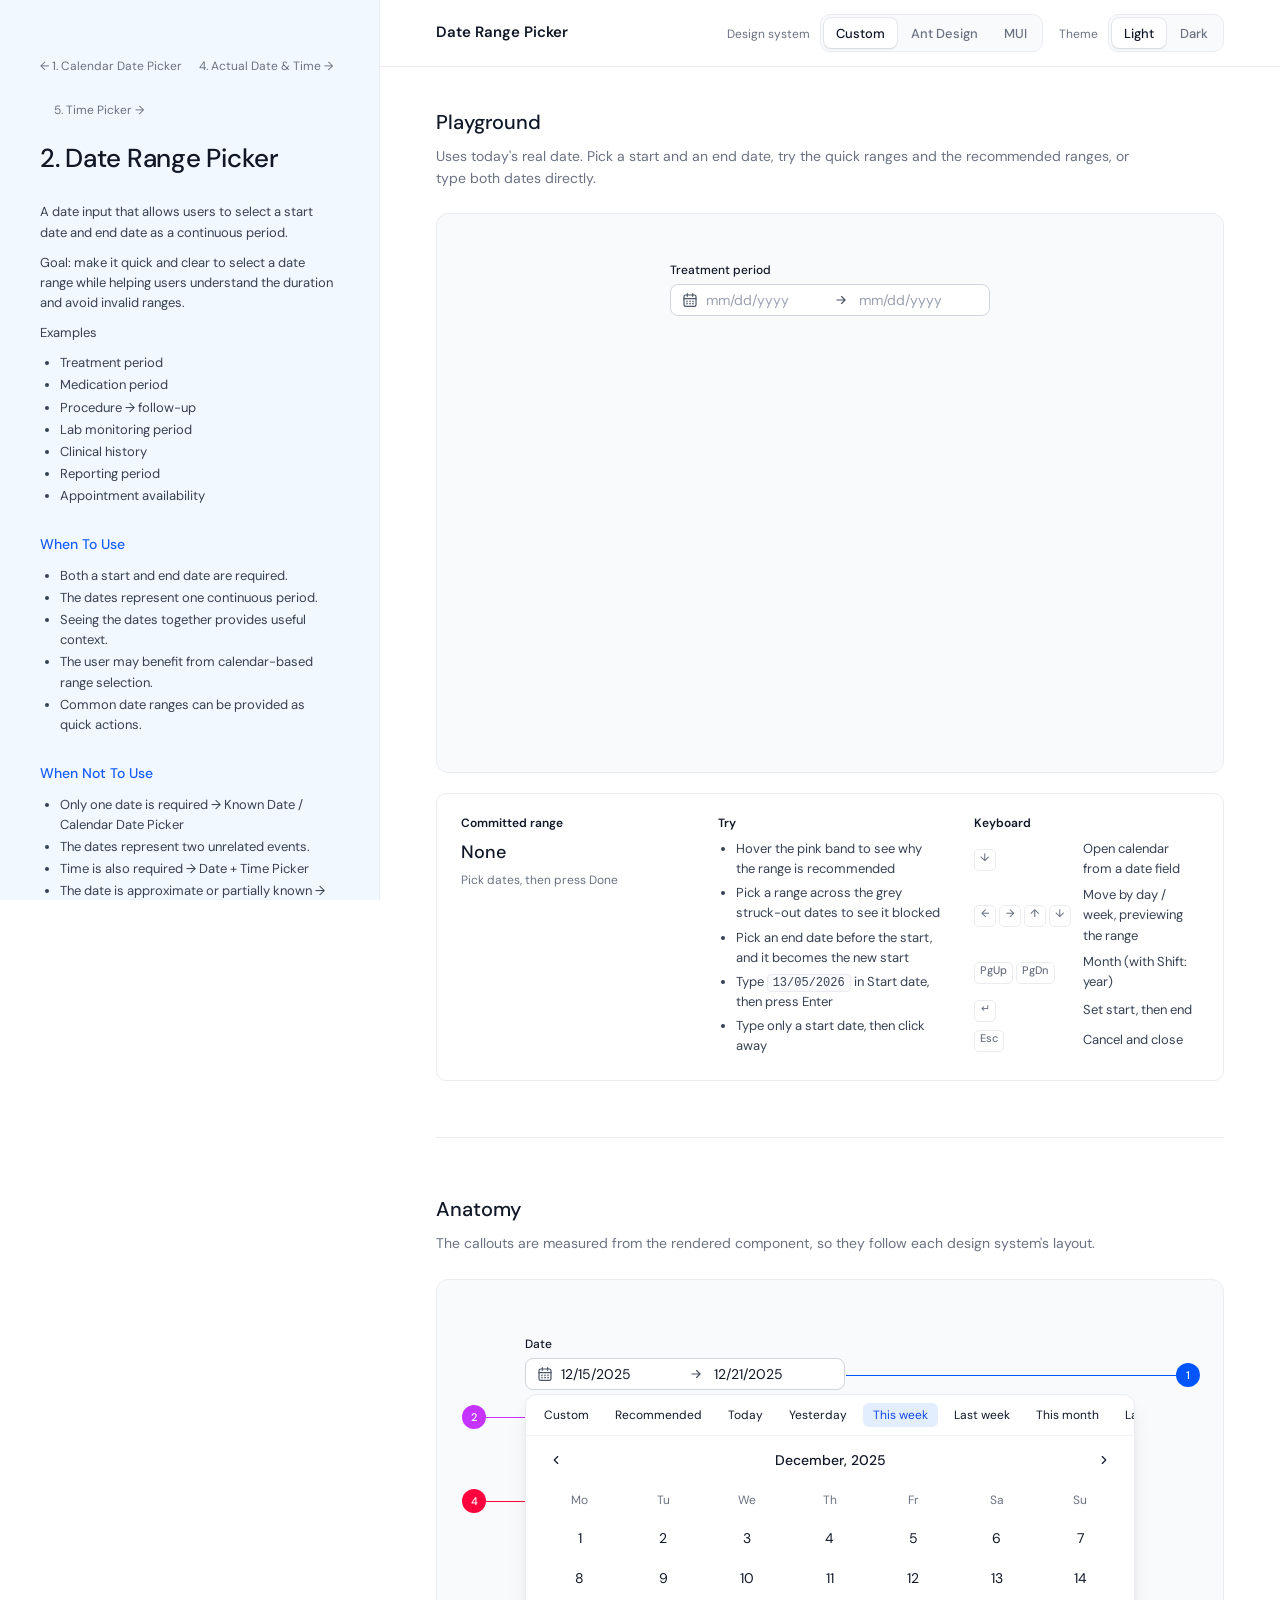
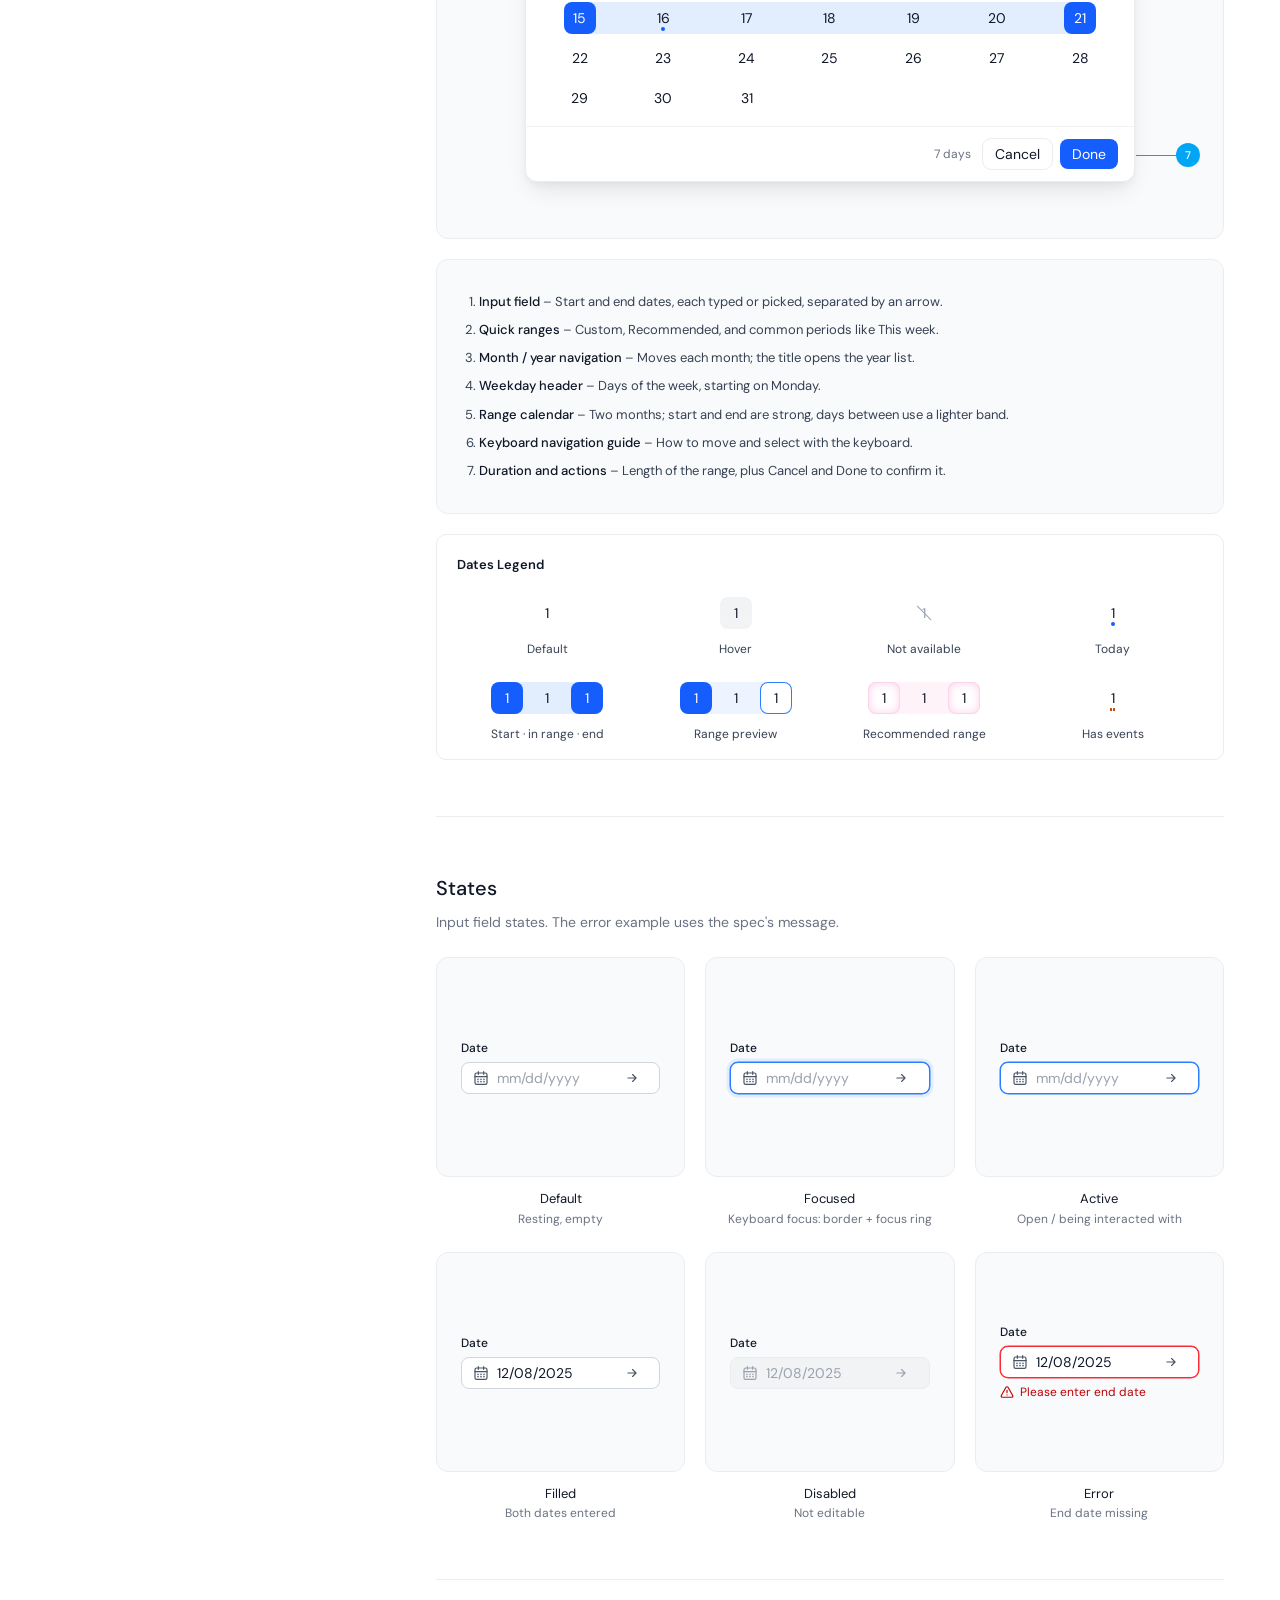
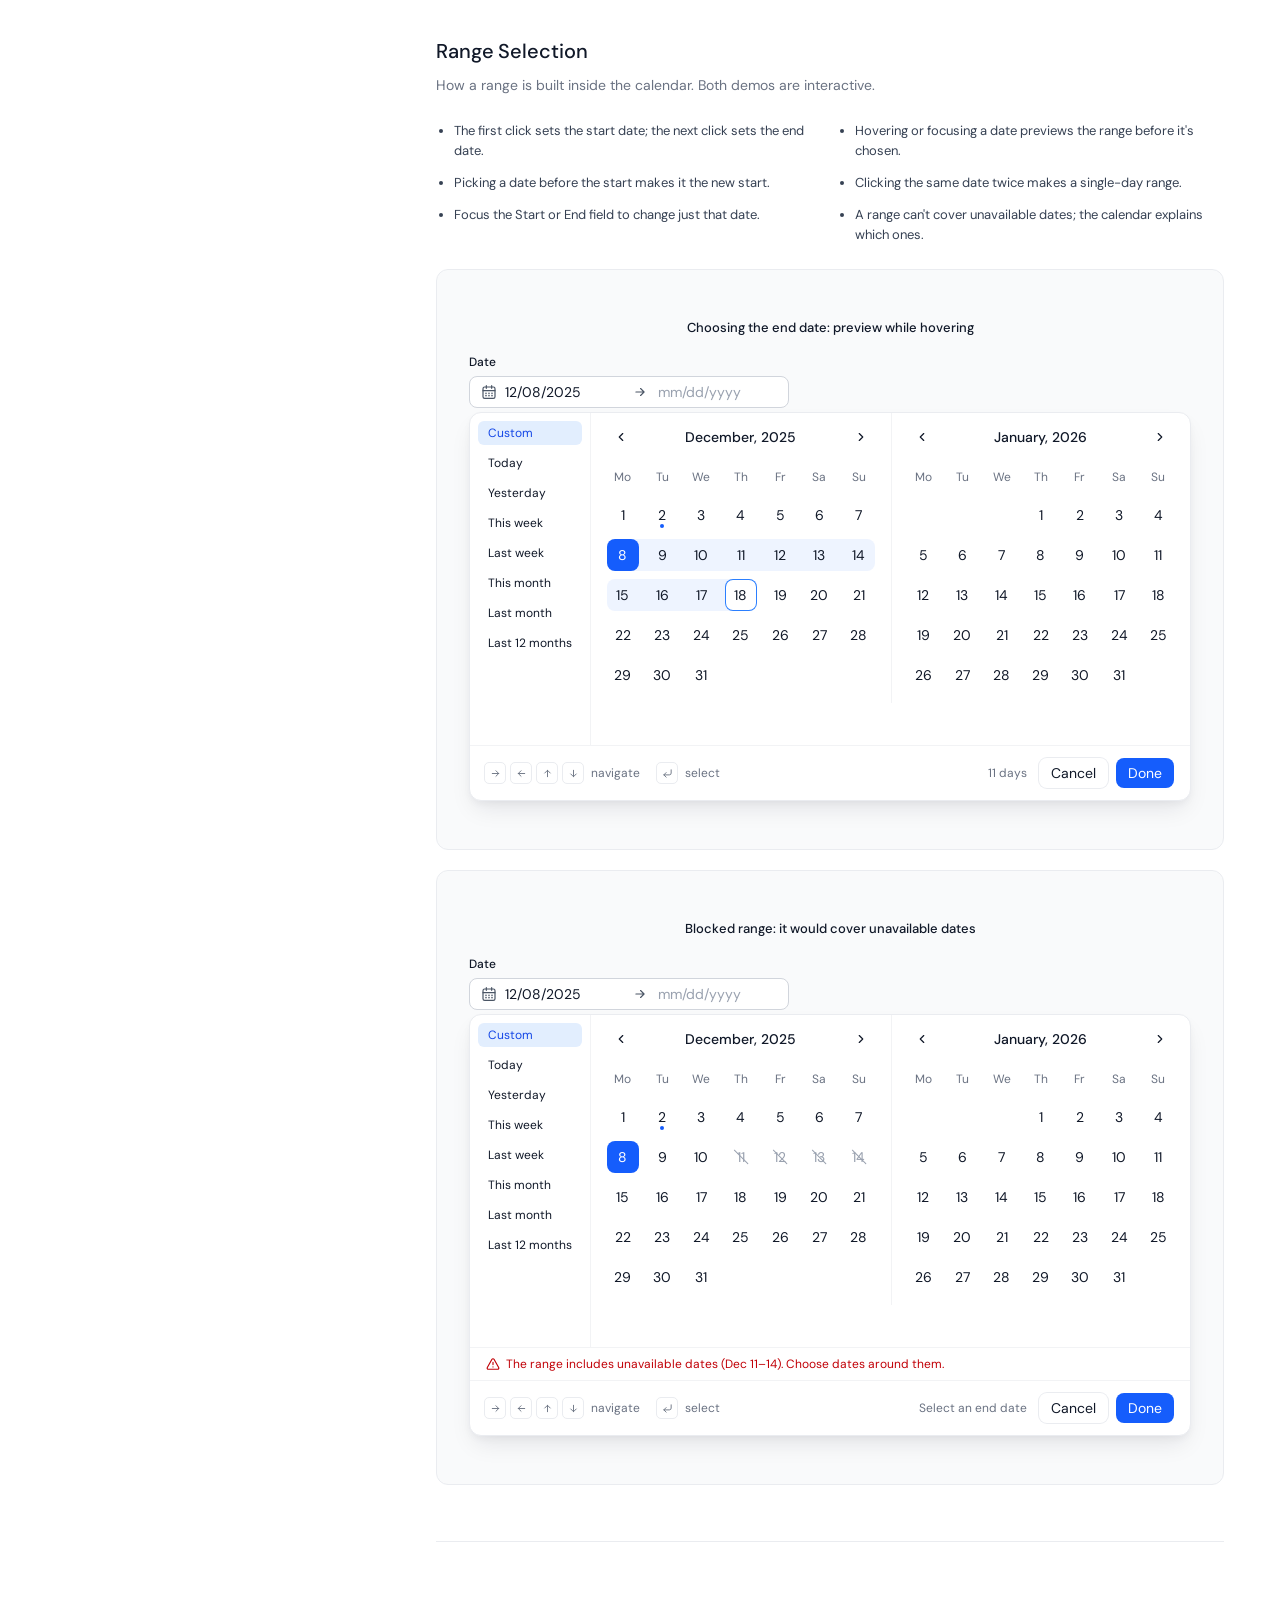
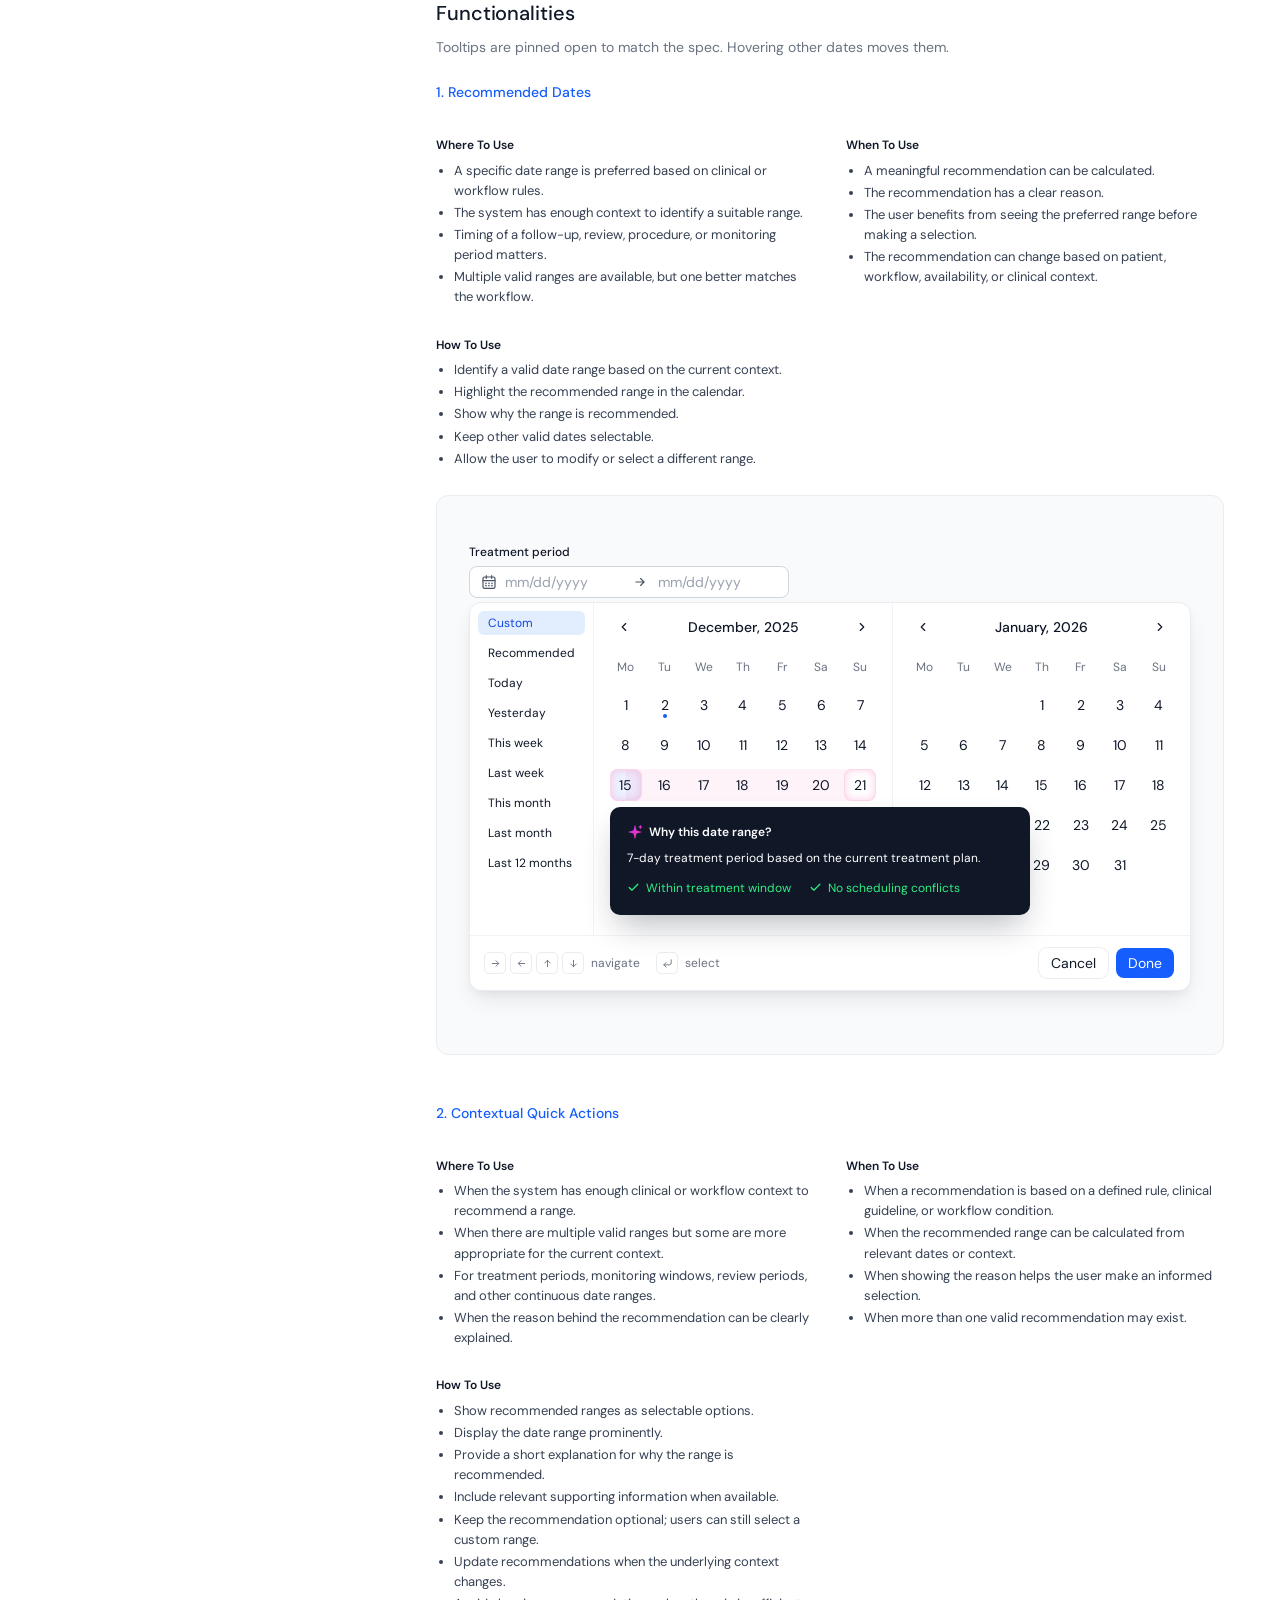
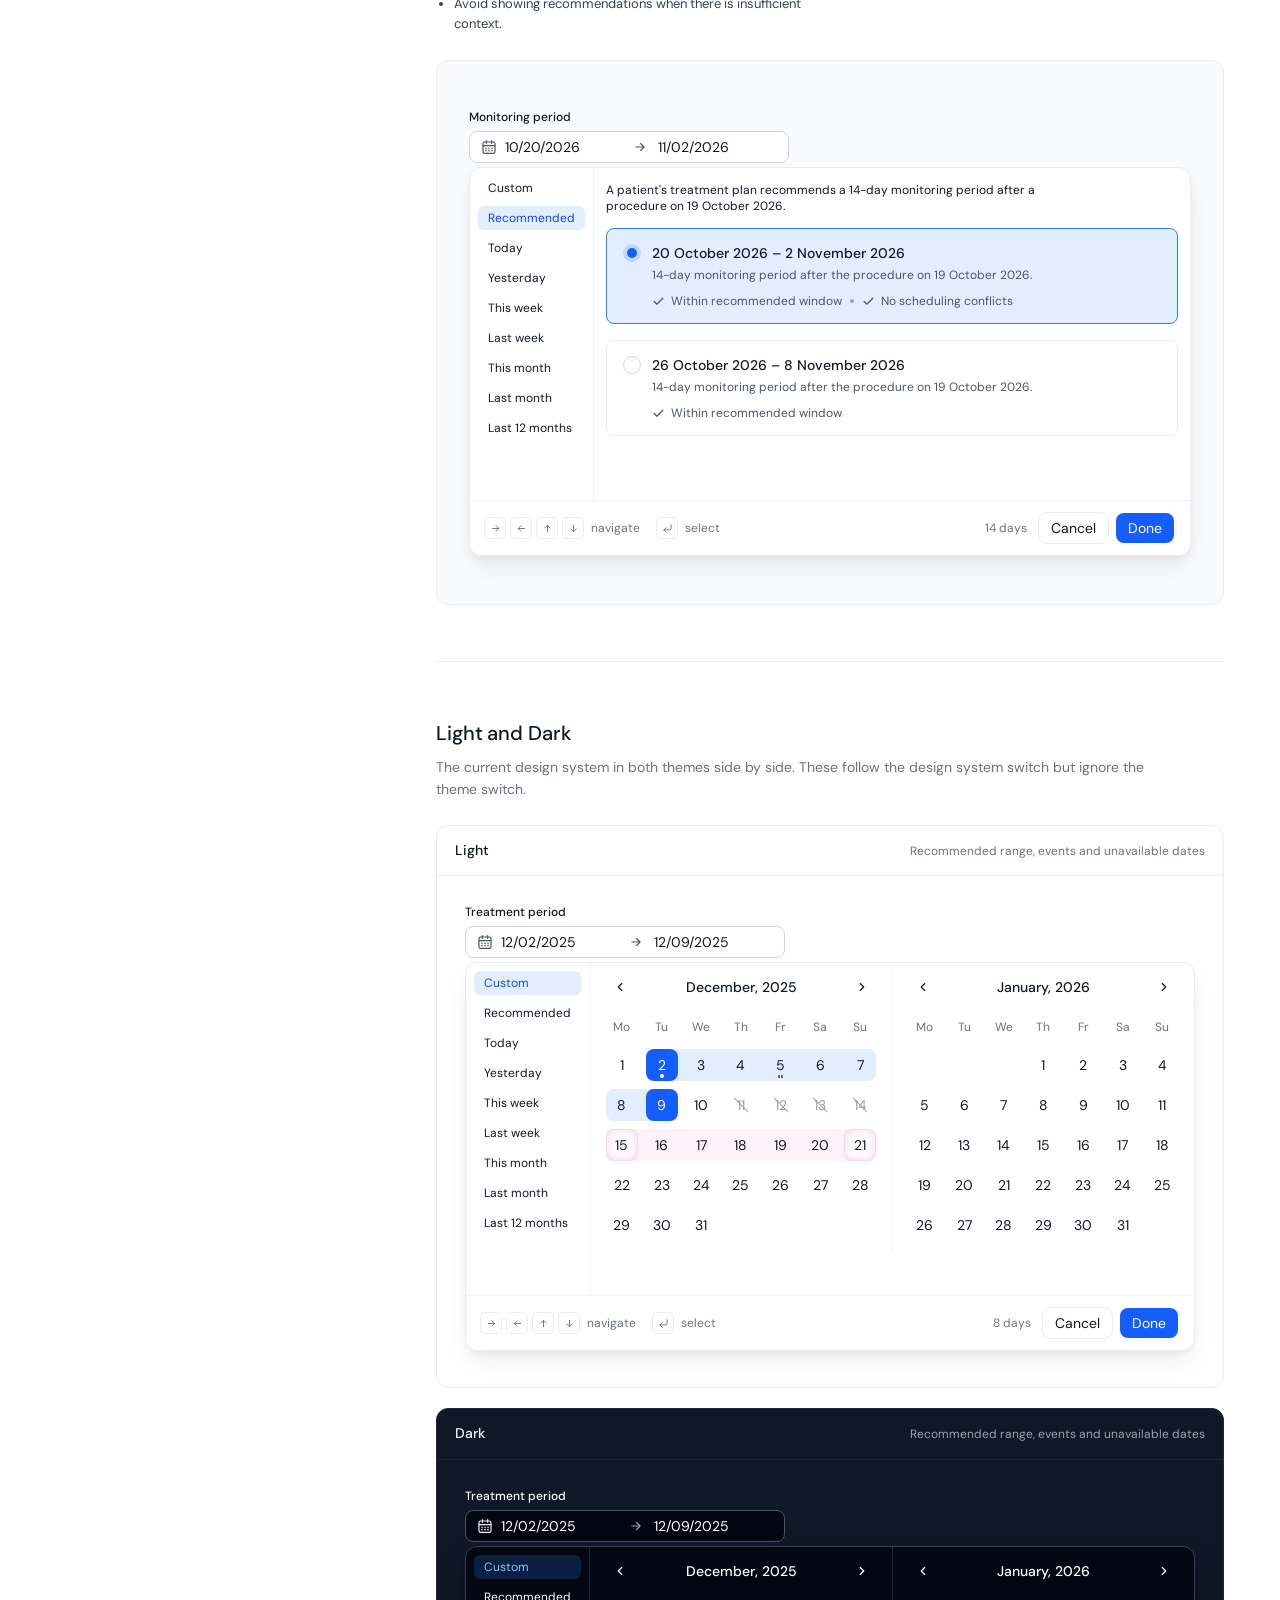
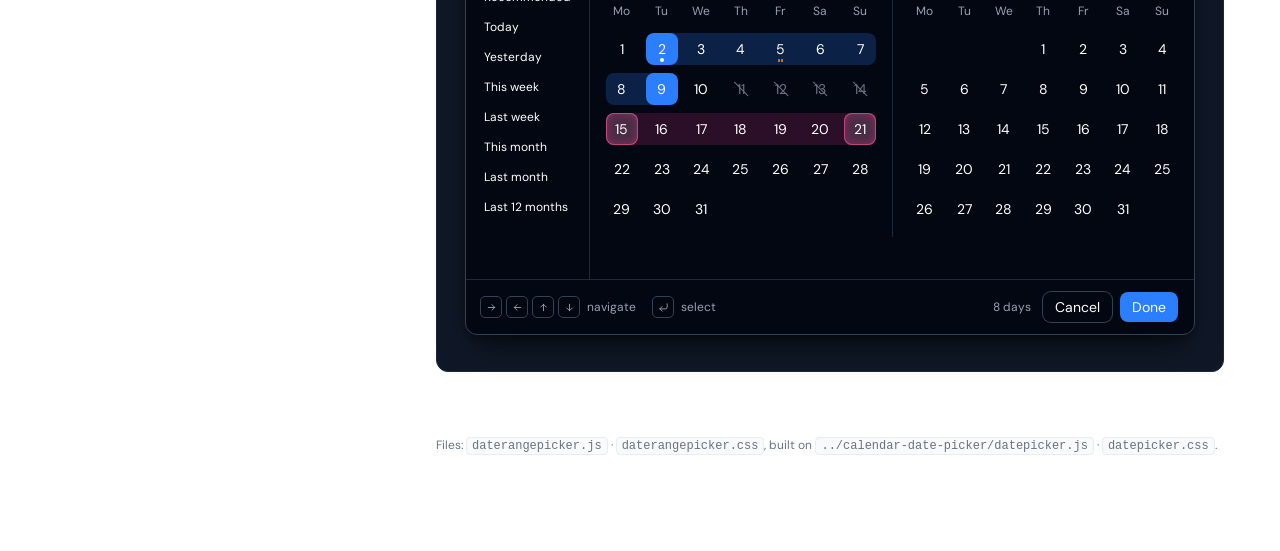
<file: date-range-picker/index.html>
<!doctype html>
<html lang="en">
<head>
<meta charset="utf-8">
<meta name="viewport" content="width=device-width, initial-scale=1">
<title>Date Range Picker</title>
<link rel="preconnect" href="https://fonts.googleapis.com">
<link rel="preconnect" href="https://fonts.gstatic.com" crossorigin>
<link href="https://fonts.googleapis.com/css2?family=DM+Sans:opsz,wght@9..40,400;9..40,500;9..40,600&family=Roboto:wght@400;500&display=swap" rel="stylesheet">
<link rel="stylesheet" href="../calendar-date-picker/datepicker.css">
<link rel="stylesheet" href="daterangepicker.css">
<script>
  // Resolve theme before paint.
  (function () {
    var t = null;
    try { t = localStorage.getItem('dp-doc-theme'); } catch (e) {}
    if (!t) t = matchMedia('(prefers-color-scheme: dark)').matches ? 'dark' : 'light';
    document.documentElement.dataset.theme = t;
  })();
</script>
<style>
  :root {
    --bg: #ffffff;
    --side: #f2f8ff;
    --panel: #f9fafb;
    --panel-border: #eaecf0;
    --card: #ffffff;
    --text: #101828;
    --muted: #364153;
    --soft: #6a7282;
    --accent: #155dfc;
    --rule: #eaecf0;
    --callout-bg: #dcfce7;
    --callout-border: #b9f8cf;
    --callout-text: #0d542b;
    --chip-on: #ffffff;
    color-scheme: light;
  }
  :root[data-theme="dark"] {
    --bg: #0b111d;
    --side: #0a1120;
    --panel: #101828;
    --panel-border: #1e2939;
    --card: #101828;
    --text: #f3f4f6;
    --muted: #d1d5dc;
    --soft: #99a1af;
    --accent: #51a2ff;
    --rule: #1e2939;
    --callout-bg: rgba(0, 201, 80, .1);
    --callout-border: rgba(0, 201, 80, .28);
    --callout-text: #7bf1a8;
    --chip-on: #1e2939;
    color-scheme: dark;
  }
  * { box-sizing: border-box; }
  html, body { margin: 0; }
  body {
    background: var(--bg);
    color: var(--text);
    font: 14px/1.55 'DM Sans', ui-sans-serif, system-ui, sans-serif;
    -webkit-font-smoothing: antialiased;
  }
  .app { display: grid; grid-template-columns: 380px minmax(0, 1fr); min-height: 100vh; }

  /* ---------- Sidebar documentation ---------- */
  .doc {
    position: sticky; top: 0; height: 100vh; overflow-y: auto;
    padding: 56px 40px 64px;
    background: var(--side);
    border-right: 1px solid var(--rule);
    font-size: 13px; color: var(--muted);
  }
  .doc h1 { margin: 0 0 28px; font-size: 26px; font-weight: 500; line-height: 1.2; color: var(--text); letter-spacing: -.01em; }
  .doc h3 { margin: 28px 0 10px; font-size: 14px; font-weight: 500; color: var(--accent); }
  .doc p { margin: 0 0 10px; }
  .doc ul { margin: 0 0 10px; padding-left: 20px; }
  .doc li { margin: 2px 0; }
  .callout {
    margin: 12px 0; padding: 10px 12px; border-radius: 6px;
    background: var(--callout-bg); border: 1px solid var(--callout-border); color: var(--callout-text);
  }
  .doc .back { display: inline-block; margin-bottom: 24px; font-size: 12px; color: var(--soft); text-decoration: none; }
  .doc .back:hover { color: var(--accent); }

  /* ---------- Main ---------- */
  main { padding: 0 56px 96px; }
  .topbar {
    position: sticky; top: 0; z-index: 100;
    display: flex; flex-wrap: wrap; align-items: center; justify-content: space-between; gap: 12px 24px;
    margin: 0 -56px; padding: 14px 56px;
    background: color-mix(in srgb, var(--bg) 86%, transparent);
    backdrop-filter: saturate(1.4) blur(10px); -webkit-backdrop-filter: saturate(1.4) blur(10px);
    border-bottom: 1px solid var(--rule);
  }
  .topbar strong { font-size: 15px; font-weight: 600; }
  .topbar .ctrls { display: flex; flex-wrap: wrap; gap: 10px 16px; align-items: center; }
  .ctrl-label { font-size: 12px; color: var(--soft); margin-right: 6px; }
  .seg { display: inline-flex; padding: 3px; gap: 2px; border-radius: 10px; background: var(--panel); border: 1px solid var(--panel-border); }
  .seg button {
    height: 30px; padding: 0 12px; border: 0; border-radius: 7px; background: none; cursor: pointer;
    font: 500 13px 'DM Sans', sans-serif; color: var(--soft);
  }
  .seg button:hover { color: var(--text); }
  .seg button[aria-pressed="true"] { background: var(--chip-on); color: var(--text); box-shadow: 0 1px 2px rgba(16, 24, 40, .1), 0 0 0 1px var(--panel-border); }
  .seg button:focus-visible { outline: 2px solid var(--accent); outline-offset: 1px; }

  section { padding-top: 56px; }
  section + section { border-top: 1px solid var(--rule); margin-top: 56px; }
  h2 { margin: 0 0 8px; font-size: 20px; font-weight: 500; letter-spacing: -.005em; }
  .lede { margin: 0 0 24px; color: var(--soft); max-width: 72ch; }
  h4 { margin: 0 0 14px; font-size: 14px; font-weight: 500; color: var(--accent); }
  h5 { margin: 18px 0 6px; font-size: 12px; font-weight: 600; color: var(--text); }
  .copy { font-size: 13px; color: var(--muted); }
  .copy ul { margin: 0; padding-left: 18px; }
  .copy li { margin: 2px 0; }
  .cols { display: grid; grid-template-columns: repeat(3, minmax(0, 1fr)); gap: 8px 32px; margin-bottom: 24px; }

  .panel { position: relative; background: var(--panel); border: 1px solid var(--panel-border); border-radius: 12px; }
  .card { background: var(--card); border: 1px solid var(--panel-border); border-radius: 10px; }
  .panel > div:not(.callouts) { max-width: 100%; }
  .demo { display: flex; justify-content: center; padding: 48px 32px; }
  .demo.tall { min-height: 560px; }

  /* Playground */
  .play { display: grid; grid-template-columns: minmax(0, 1fr); gap: 20px; }
  .play .panel { min-height: 560px; padding: 48px 32px; display: flex; justify-content: center; }
  .info { display: grid; grid-template-columns: repeat(3, minmax(0, 1fr)); gap: 20px 32px; padding: 20px 24px; font-size: 13px; color: var(--muted); }
  .info h5:first-child { margin-top: 0; }
  .readout { font-size: 18px; font-weight: 500; color: var(--text); margin: 2px 0 4px; }
  .keys { display: grid; grid-template-columns: auto 1fr; gap: 6px 12px; align-items: center; margin: 0; }
  .keys dt { white-space: nowrap; }
  .keys dd { margin: 0; }
  .kbd {
    display: inline-block; min-width: 22px; padding: 0 5px; height: 22px; line-height: 20px; text-align: center;
    border: 1px solid var(--panel-border); border-radius: 5px; background: var(--card);
    font: 500 11px 'DM Sans', sans-serif; color: var(--soft);
  }
  .try { padding-left: 18px; margin: 0; }
  .try li { margin: 4px 0; }
  code { font: 12px ui-monospace, 'Cascadia Code', Consolas, monospace; padding: 1px 5px; border-radius: 4px; background: var(--panel); border: 1px solid var(--panel-border); }

  /* Anatomy */
  .stage { padding: 56px 88px; display: flex; justify-content: center; }
  .callouts { position: absolute; inset: 0; pointer-events: none; }
  .co-line { position: absolute; height: 1px; }
  .co-dot {
    position: absolute; width: 24px; height: 24px; margin-top: -12px; border-radius: 50%;
    display: flex; align-items: center; justify-content: center;
    font: 500 11px 'DM Sans', sans-serif; color: #fff;
  }
  .parts { display: grid; grid-template-columns: minmax(0, 1fr) minmax(0, 1.1fr); gap: 20px; margin-top: 20px; }
  .parts ol { margin: 0; padding: 24px 24px 24px 42px; font-size: 13px; color: var(--muted); }
  .parts ol li { margin: 8px 0; }
  .parts ol b { font-weight: 500; color: var(--text); }
  .legend { padding: 20px 20px 16px; }
  .legend h5 { margin: 0 0 18px; font-size: 13px; font-weight: 600; }
  .dp.lg-grid { width: auto; max-width: none; display: grid; grid-template-columns: repeat(4, 1fr); gap: 20px 8px; background: none; }
  .lg-item { display: flex; flex-direction: column; align-items: center; gap: 8px; font-size: 12px; text-align: center; color: var(--muted); }
  .lg-item .dp-cell { width: 40px; }
  .lg-item .dp-day { pointer-events: none; }
  .lg-strip { display: flex; }

  /* States */
  .states { display: grid; grid-template-columns: repeat(3, minmax(0, 1fr)); gap: 24px 20px; }
  .state figure { margin: 0; }
  .state .panel { height: 220px; display: flex; align-items: center; justify-content: center; padding: 24px; }
  .state .panel > div { width: 320px; }
  .state figcaption { margin-top: 12px; text-align: center; font-size: 13px; color: var(--text); }
  .state figcaption span { display: block; font-size: 12px; color: var(--soft); }

  /* Range selection & features */
  .rules { display: grid; grid-template-columns: repeat(2, minmax(0, 1fr)); gap: 12px 32px; margin: 0 0 24px; padding-left: 18px; font-size: 13px; color: var(--muted); }
  .stack { display: grid; grid-template-columns: minmax(0, 1fr); gap: 20px; }
  .demo-cap { margin: 0 0 16px; font-size: 13px; font-weight: 500; color: var(--text); }
  .demo-wrap { display: flex; flex-direction: column; align-items: center; min-width: 0; }
  .demo-wrap > div { max-width: 100%; }
  .feature + .feature { margin-top: 48px; }
  .feature .copy { margin-bottom: 20px; }
  .theme-well { border-radius: 12px; border: 1px solid; overflow: visible; }
  .theme-well header { display: flex; justify-content: space-between; align-items: baseline; padding: 14px 18px; border-bottom: 1px solid; }
  .theme-well header b { font-weight: 500; font-size: 14px; }
  .theme-well header span { font-size: 12px; }
  .theme-well .well { display: flex; justify-content: center; padding: 28px 16px 36px; }
  .theme-well .well > div { max-width: 100%; }
  .theme-well.light { background: #ffffff; color: #101828; border-color: #eaecf0; }
  .theme-well.light header { border-color: #eaecf0; }
  .theme-well.light header span { color: #6a7282; }
  .theme-well.dark { background: #101828; color: #f3f4f6; border-color: #1e2939; }
  .theme-well.dark header { border-color: #1e2939; }
  .theme-well.dark header span { color: #99a1af; }

  footer.note { margin-top: 64px; font-size: 12px; color: var(--soft); }

  @media (max-width: 1280px) {
    .cols { grid-template-columns: 1fr 1fr; }
    .parts { grid-template-columns: 1fr; }
  }
  @media (max-width: 1080px) {
    .app { grid-template-columns: minmax(0, 1fr); }
    .doc { position: static; height: auto; border-right: 0; border-bottom: 1px solid var(--rule); padding: 36px 24px; }
    main { padding: 0 24px 72px; }
    .topbar { margin: 0 -24px; padding: 12px 24px; }
    .states { grid-template-columns: repeat(auto-fill, minmax(300px, 1fr)); }
    .info { grid-template-columns: 1fr; }
    .rules { grid-template-columns: 1fr; }
  }
  @media (max-width: 640px) {
    main { padding: 0 16px 64px; }
    .topbar { margin: 0 -16px; padding: 10px 16px; }
    .doc { padding: 28px 16px; }
    .cols { grid-template-columns: 1fr; }
    .play .panel, .stage, .demo { padding: 24px 12px; min-height: 0; }
    .dp.lg-grid { grid-template-columns: repeat(2, 1fr); }
    .theme-well .well { padding: 20px 8px 28px; }
  }
</style>
</head>
<body>
<div class="app">
  <aside class="doc" aria-label="Documentation">
    <a class="back" href="../calendar-date-picker/index.html">← 1. Calendar Date Picker</a>
    <a class="back" href="../actual-date-time/index.html" style="margin-left:14px">4. Actual Date &amp; Time →</a>
    <a class="back" href="../time-picker/index.html" style="margin-left:14px">5. Time Picker →</a>
    <h1>2. Date Range Picker</h1>
    <p>A date input that allows users to select a start date and end date as a continuous period.</p>
    <p>Goal: make it quick and clear to select a date range while helping users understand the duration and avoid invalid ranges.</p>
    <p>Examples</p>
    <ul>
      <li>Treatment period</li>
      <li>Medication period</li>
      <li>Procedure → follow-up</li>
      <li>Lab monitoring period</li>
      <li>Clinical history</li>
      <li>Reporting period</li>
      <li>Appointment availability</li>
    </ul>

    <h3>When To Use</h3>
    <ul>
      <li>Both a start and end date are required.</li>
      <li>The dates represent one continuous period.</li>
      <li>Seeing the dates together provides useful context.</li>
      <li>The user may benefit from calendar-based range selection.</li>
      <li>Common date ranges can be provided as quick actions.</li>
    </ul>

    <h3>When Not To Use</h3>
    <ul>
      <li>Only one date is required → Known Date / Calendar Date Picker</li>
      <li>The dates represent two unrelated events.</li>
      <li>Time is also required → Date + Time Picker</li>
      <li>The date is approximate or partially known → Clinical Date</li>
      <li>Multiple separate dates need to be selected.</li>
    </ul>

    <h3>Input Rules</h3>
    <ul>
      <li>Provide clearly labelled Start date and End date.</li>
      <li>Allow direct typing as well as calendar selection.</li>
      <li>Support keyboard input.</li>
      <li>Allow the same date for start and end when a single-day range is valid.</li>
      <li>Use 4-digit years where appropriate.</li>
      <li>Keep the selected range synchronized between the input and calendar.</li>
    </ul>

    <h3>Behavior</h3>
    <ul>
      <li>User selects the start date.</li>
      <li>User selects the end date.</li>
      <li>The dates between them are highlighted as the selected range.</li>
      <li>Preview the potential range when hovering or focusing on an end date.</li>
      <li>Allow either date to be edited independently.</li>
      <li>Provide Cancel and Done when the selection should not be committed immediately.</li>
      <li>Start and end dates use a strong selected state.</li>
      <li>Dates between them use a lighter range state.</li>
      <li>The range should appear visually continuous.</li>
      <li>Do not require the start date to appear in the left calendar and the end date in the right calendar.</li>
    </ul>

    <h3>Smart Behavior</h3>
    <p>The component can provide contextual assistance:</p>
    <ul>
      <li>Recommended date ranges</li>
      <li>Common clinical periods</li>
      <li>Relevant events</li>
      <li>Minimum/maximum dates</li>
      <li>Dependent date constraints</li>
      <li>Ongoing periods</li>
      <li>Duration of the selected range</li>
    </ul>
    <div class="callout">Recommendations should guide, not force the user.</div>

    <h3>Validation &amp; Constraints</h3>
    <ul>
      <li>Missing start date</li>
      <li>Missing end date</li>
      <li>Invalid date</li>
      <li>End date before start date</li>
      <li>Date outside allowed range</li>
      <li>Unavailable dates</li>
      <li>Conflicting clinical dates</li>
      <li>Invalid clinical sequence</li>
      <li>If the user picks an end date that is before the start date, that date becomes the new start date.</li>
    </ul>

    <h3>Accessibility</h3>
    <ul>
      <li>Clearly label Start and End dates.</li>
      <li>Support complete keyboard interaction.</li>
      <li>Provide visible focus states.</li>
      <li>Don't rely on color alone to communicate the range.</li>
      <li>Clearly announce start, end, and in-range dates to screen readers.</li>
      <li>Ensure disabled dates are understandable.</li>
      <li>Maintain predictable focus when moving between dates.</li>
      <li>Provide accessible error messages.</li>
      <li>Ensure adequate touch targets.</li>
    </ul>
  </aside>

  <main>
    <div class="topbar">
      <strong>Date Range Picker</strong>
      <div class="ctrls">
        <div><span class="ctrl-label" id="ds-label">Design system</span>
          <div class="seg" role="group" aria-labelledby="ds-label" id="ds-switch">
            <button type="button" data-ds="custom" aria-pressed="true">Custom</button>
            <button type="button" data-ds="ant" aria-pressed="false">Ant Design</button>
            <button type="button" data-ds="mui" aria-pressed="false">MUI</button>
          </div>
        </div>
        <div><span class="ctrl-label" id="th-label">Theme</span>
          <div class="seg" role="group" aria-labelledby="th-label" id="theme-switch">
            <button type="button" data-theme="light">Light</button>
            <button type="button" data-theme="dark">Dark</button>
          </div>
        </div>
      </div>
    </div>

    <!-- Playground -->
    <section id="playground" style="padding-top:40px">
      <h2>Playground</h2>
      <p class="lede">Uses today's real date. Pick a start and an end date, try the quick ranges and the recommended ranges, or type both dates directly.</p>
      <div class="play">
        <div class="panel"><div id="pg"></div></div>
        <div class="card info">
          <div>
            <h5>Committed range</h5>
            <div class="readout" id="pg-out">None</div>
            <div id="pg-sub" style="color:var(--soft);font-size:12px">Pick dates, then press Done</div>
          </div>
          <div>
            <h5>Try</h5>
            <ul class="try">
              <li>Hover the pink band to see why the range is recommended</li>
              <li>Pick a range across the grey struck-out dates to see it blocked</li>
              <li>Pick an end date before the start, and it becomes the new start</li>
              <li>Type <code>13/05/2026</code> in Start date, then press Enter</li>
              <li>Type only a start date, then click away</li>
            </ul>
          </div>
          <div>
            <h5>Keyboard</h5>
            <dl class="keys">
              <dt><span class="kbd">↓</span></dt><dd>Open calendar from a date field</dd>
              <dt><span class="kbd">←</span> <span class="kbd">→</span> <span class="kbd">↑</span> <span class="kbd">↓</span></dt><dd>Move by day / week, previewing the range</dd>
              <dt><span class="kbd">PgUp</span> <span class="kbd">PgDn</span></dt><dd>Month (with Shift: year)</dd>
              <dt><span class="kbd">↵</span></dt><dd>Set start, then end</dd>
              <dt><span class="kbd">Esc</span></dt><dd>Cancel and close</dd>
            </dl>
          </div>
        </div>
      </div>
    </section>

    <!-- Anatomy -->
    <section id="anatomy">
      <h2>Anatomy</h2>
      <p class="lede">The callouts are measured from the rendered component, so they follow each design system's layout.</p>
      <div class="panel stage" id="anat-stage"><div id="anat"></div><div class="callouts" aria-hidden="true"></div></div>
      <div class="parts">
        <div class="panel">
          <ol>
            <li><b>Input field</b> – Start and end dates, each typed or picked, separated by an arrow.</li>
            <li><b>Quick ranges</b> – Custom, Recommended, and common periods like This week.</li>
            <li><b>Month / year navigation</b> – Moves each month; the title opens the year list.</li>
            <li><b>Weekday header</b> – Days of the week, starting on Monday.</li>
            <li><b>Range calendar</b> – Two months; start and end are strong, days between use a lighter band.</li>
            <li><b>Keyboard navigation guide</b> – How to move and select with the keyboard.</li>
            <li><b>Duration and actions</b> – Length of the range, plus Cancel and Done to confirm it.</li>
          </ol>
        </div>
        <div class="card legend">
          <h5>Dates Legend</h5>
          <div id="legend"></div>
        </div>
      </div>
    </section>

    <!-- States -->
    <section id="states">
      <h2>States</h2>
      <p class="lede">Input field states. The error example uses the spec's message.</p>
      <div class="states" id="states-grid"></div>
    </section>

    <!-- Range selection -->
    <section id="range-selection">
      <h2>Range Selection</h2>
      <p class="lede">How a range is built inside the calendar. Both demos are interactive.</p>
      <ul class="rules">
        <li>The first click sets the start date; the next click sets the end date.</li>
        <li>Hovering or focusing a date previews the range before it's chosen.</li>
        <li>Picking a date before the start makes it the new start.</li>
        <li>Clicking the same date twice makes a single-day range.</li>
        <li>Focus the Start or End field to change just that date.</li>
        <li>A range can't cover unavailable dates; the calendar explains which ones.</li>
      </ul>
      <div class="stack">
        <div class="panel demo"><div class="demo-wrap"><p class="demo-cap">Choosing the end date: preview while hovering</p><div id="rs-preview"></div></div></div>
        <div class="panel demo"><div class="demo-wrap"><p class="demo-cap">Blocked range: it would cover unavailable dates</p><div id="rs-blocked"></div></div></div>
      </div>
    </section>

    <!-- Functionalities -->
    <section id="functionalities">
      <h2>Functionalities</h2>
      <p class="lede">Tooltips are pinned open to match the spec. Hovering other dates moves them.</p>

      <div class="feature">
        <div class="copy">
          <h4>1. Recommended Dates</h4>
          <div class="cols">
            <div>
              <h5>Where To Use</h5>
              <ul>
                <li>A specific date range is preferred based on clinical or workflow rules.</li>
                <li>The system has enough context to identify a suitable range.</li>
                <li>Timing of a follow-up, review, procedure, or monitoring period matters.</li>
                <li>Multiple valid ranges are available, but one better matches the workflow.</li>
              </ul>
            </div>
            <div>
              <h5>When To Use</h5>
              <ul>
                <li>A meaningful recommendation can be calculated.</li>
                <li>The recommendation has a clear reason.</li>
                <li>The user benefits from seeing the preferred range before making a selection.</li>
                <li>The recommendation can change based on patient, workflow, availability, or clinical context.</li>
              </ul>
            </div>
            <div>
              <h5>How To Use</h5>
              <ul>
                <li>Identify a valid date range based on the current context.</li>
                <li>Highlight the recommended range in the calendar.</li>
                <li>Show why the range is recommended.</li>
                <li>Keep other valid dates selectable.</li>
                <li>Allow the user to modify or select a different range.</li>
              </ul>
            </div>
          </div>
        </div>
        <div class="panel demo tall"><div id="f-rec"></div></div>
      </div>

      <div class="feature">
        <div class="copy">
          <h4>2. Contextual Quick Actions</h4>
          <div class="cols">
            <div>
              <h5>Where To Use</h5>
              <ul>
                <li>When the system has enough clinical or workflow context to recommend a range.</li>
                <li>When there are multiple valid ranges but some are more appropriate for the current context.</li>
                <li>For treatment periods, monitoring windows, review periods, and other continuous date ranges.</li>
                <li>When the reason behind the recommendation can be clearly explained.</li>
              </ul>
            </div>
            <div>
              <h5>When To Use</h5>
              <ul>
                <li>When a recommendation is based on a defined rule, clinical guideline, or workflow condition.</li>
                <li>When the recommended range can be calculated from relevant dates or context.</li>
                <li>When showing the reason helps the user make an informed selection.</li>
                <li>When more than one valid recommendation may exist.</li>
              </ul>
            </div>
            <div>
              <h5>How To Use</h5>
              <ul>
                <li>Show recommended ranges as selectable options.</li>
                <li>Display the date range prominently.</li>
                <li>Provide a short explanation for why the range is recommended.</li>
                <li>Include relevant supporting information when available.</li>
                <li>Keep the recommendation optional; users can still select a custom range.</li>
                <li>Update recommendations when the underlying context changes.</li>
                <li>Avoid showing recommendations when there is insufficient context.</li>
              </ul>
            </div>
          </div>
        </div>
        <div class="panel demo"><div id="f-qa"></div></div>
      </div>
    </section>

    <!-- Light & dark -->
    <section id="themes">
      <h2>Light and Dark</h2>
      <p class="lede">The current design system in both themes side by side. These follow the design system switch but ignore the theme switch.</p>
      <div class="stack" id="themes-grid"></div>
    </section>

    <footer class="note">Files: <code>daterangepicker.js</code> · <code>daterangepicker.css</code>, built on <code>../calendar-date-picker/datepicker.js</code> · <code>datepicker.css</code>.</footer>
  </main>
</div>

<script src="../calendar-date-picker/datepicker.js"></script>
<script src="daterangepicker.js"></script>
<script>
(function () {
  const { toKey, addDays, MONTHS } = DatePicker.utils;
  const root = document.documentElement;
  let DS = 'custom';
  try { DS = localStorage.getItem('dp-doc-ds') || 'custom'; } catch (e) {}
  if (!['custom', 'ant', 'mui'].includes(DS)) DS = 'custom';
  let THEME = root.dataset.theme;

  /* ---------------- Demo data ---------------- */
  const WHY_TREAT = {
    title: 'Why this date range?',
    reason: '7-day treatment period based on the current treatment plan.',
    checks: ['Within treatment window', 'No scheduling conflicts']
  };
  const DEC = {
    today: '2025-12-02',
    recommendedRanges: [Object.assign({ start: '2025-12-15', end: '2025-12-21' }, WHY_TREAT)],
    recommendationSummary: 'The treatment plan recommends a 7-day treatment period starting 15 December 2025.'
  };
  const LEAVE = {
    '2025-12-11': 'Provider on leave (Dec 11–14).', '2025-12-12': 'Provider on leave (Dec 11–14).',
    '2025-12-13': 'Provider on leave (Dec 11–14).', '2025-12-14': 'Provider on leave (Dec 11–14).'
  };
  const MON = {
    today: '2026-10-19',
    viewMonth: '2026-10-01',
    recommendedRanges: [
      { start: '2026-10-20', end: '2026-11-02', title: 'Why this date range?', reason: '14-day monitoring period after the procedure on 19 October 2026.', checks: ['Within recommended window', 'No scheduling conflicts'] },
      { start: '2026-10-26', end: '2026-11-08', title: 'Why this date range?', reason: '14-day monitoring period after the procedure on 19 October 2026.', checks: ['Within recommended window'] }
    ],
    recommendationSummary: "A patient's treatment plan recommends a 14-day monitoring period after a procedure on 19 October 2026."
  };

  function playgroundData() {
    const t = new Date(), today = new Date(t.getFullYear(), t.getMonth(), t.getDate());
    const at = n => addDays(today, n);
    const sh = d => `${MONTHS[d.getMonth()].slice(0, 3)} ${d.getDate()}`;
    const unavailable = {};
    for (let i = 12; i <= 15; i++) unavailable[toKey(at(i))] = `Provider on leave (${sh(at(12))}–${sh(at(15))}).`;
    const events = {};
    events[toKey(at(1))] = { title: '1 Appointment scheduled', items: ['9:00 AM — Lab review'] };
    events[toKey(at(6))] = { title: '2 Appointments scheduled', items: ['10:00 AM — Follow-up', '2:30 PM — Consultation'] };
    return {
      today, unavailable, events,
      recommendedRanges: [
        { start: at(3), end: at(9), title: 'Why this date range?', reason: '7-day treatment period based on the current treatment plan.', checks: ['Within treatment window', 'No scheduling conflicts'] },
        { start: at(17), end: at(23), title: 'Why this date range?', reason: 'Alternative 7-day period that starts after the provider returns from leave.', checks: ['Within treatment window'] }
      ],
      recommendationSummary: 'The treatment plan recommends a 7-day treatment period within the next four weeks.'
    };
  }

  /* ---------------- Mount ---------------- */
  const all = [], themed = [];
  const make = (id, opts, fixedTheme) => {
    const p = new DateRangePicker(document.getElementById(id), Object.assign({ ds: DS, theme: fixedTheme || THEME }, opts));
    all.push(p);
    if (!fixedTheme) themed.push(p);
    return p;
  };

  // Playground
  const out = document.getElementById('pg-out'), sub = document.getElementById('pg-sub');
  const fmtL = d => d.toLocaleDateString(undefined, { month: 'short', day: 'numeric', year: 'numeric' });
  make('pg', Object.assign(playgroundData(), {
    label: 'Treatment period',
    onChange: v => {
      if (v.start && v.end) {
        const n = Math.round((v.end - v.start) / 86400000) + 1;
        out.textContent = `${fmtL(v.start)} – ${fmtL(v.end)}`;
        sub.textContent = `${n} day${n > 1 ? 's' : ''} · ${toKey(v.start)} / ${toKey(v.end)}`;
      } else { out.textContent = 'None'; sub.textContent = 'Pick dates, then press Done'; }
    }
  }));

  // Anatomy: "This week" selected
  make('anat', {
    today: '2025-12-16', value: { start: '2025-12-15', end: '2025-12-21' }, inline: true,
    recommendedRanges: [Object.assign({ start: '2026-02-02', end: '2026-02-08' }, WHY_TREAT)]
  });

  // States
  const STATES = [
    ['Default', 'Resting, empty', {}],
    ['Focused', 'Keyboard focus: border + focus ring', { state: 'focused' }],
    ['Active', 'Open / being interacted with', { state: 'active' }],
    ['Filled', 'Both dates entered', { value: { start: '2025-12-08', end: '2026-01-07' } }],
    ['Disabled', 'Not editable', { value: { start: '2025-12-08', end: '2026-01-07' }, state: 'disabled' }],
    ['Error', 'End date missing', { value: { start: '2025-12-08' }, error: 'Please enter end date', errorPart: 'end' }]
  ];
  const sg = document.getElementById('states-grid');
  STATES.forEach(([name, subtitle, o], i) => {
    const f = document.createElement('div');
    f.className = 'state';
    f.innerHTML = `<figure><div class="panel"><div id="st${i}"></div></div><figcaption>${name}<span>${subtitle}</span></figcaption></figure>`;
    sg.appendChild(f);
    make('st' + i, Object.assign({ static: true, today: '2025-12-02' }, o));
  });

  // Range selection
  make('rs-preview', { today: '2025-12-02', inline: true, demo: { draft: { start: '2025-12-08' }, preview: '2025-12-18', hover: '2025-12-18' } });
  make('rs-blocked', {
    today: '2025-12-02', inline: true, unavailable: LEAVE,
    demo: { draft: { start: '2025-12-08' }, note: 'The range includes unavailable dates (Dec 11–14). Choose dates around them.' }
  });

  // Functionalities
  make('f-rec', Object.assign({}, DEC, { label: 'Treatment period', inline: true, demo: { tooltip: '2025-12-15', hover: '2025-12-15' } }));
  make('f-qa', Object.assign({}, MON, { label: 'Monitoring period', inline: true, demo: { view: 'recommended', draft: { start: '2026-10-20', end: '2026-11-02' } } }));

  // Light & dark
  const tg = document.getElementById('themes-grid');
  ['light', 'dark'].forEach(th => {
    const w = document.createElement('div');
    w.className = `theme-well ${th}`;
    w.innerHTML = `<header><b>${th === 'light' ? 'Light' : 'Dark'}</b><span>Recommended range, events and unavailable dates</span></header><div class="well"><div id="tw-${th}"></div></div>`;
    tg.appendChild(w);
    make(`tw-${th}`, Object.assign({}, DEC, {
      label: 'Treatment period', inline: true, unavailable: LEAVE,
      events: { '2025-12-05': { title: '2 Appointments scheduled', items: ['10:00 AM — Follow-up', '2:30 PM — Consultation'] } },
      value: { start: '2025-12-02', end: '2025-12-09' }
    }), th);
  });

  /* ---------------- Legend ---------------- */
  function renderLegend() {
    const day = (cls, marks = '') => `<span class="dp-day ${cls}"><span class="dp-num">1</span>${marks ? `<span class="dp-marks">${marks}</span>` : ''}</span>`;
    const cell = (wrap, cls, marks) => `<div class="dp-cell ${wrap}">${day(cls, marks)}</div>`;
    const items = [
      [cell('', ''), 'Default'],
      [cell('', 'is-hover'), 'Hover'],
      [cell('is-unavail', 'is-unavail'), 'Not available'],
      [cell('', 'is-today', '<i class="dp-dot"></i>'), 'Today'],
      [`<div class="lg-strip">${cell('band band-sel band-s', 'is-selected')}${cell('band band-sel', '')}${cell('band band-sel band-e', 'is-selected')}</div>`, 'Start · in range · end'],
      [`<div class="lg-strip">${cell('band band-pre band-s', 'is-selected')}${cell('band band-pre', '')}${cell('band band-pre band-e', '')}</div>`, 'Range preview'],
      [`<div class="lg-strip">${cell('band band-rec band-s', 'is-rec')}${cell('band band-rec', '')}${cell('band band-rec band-e', 'is-rec')}</div>`, 'Recommended range'],
      [cell('', 'has-ev', '<span class="dp-ev"><i></i><i></i></span>'), 'Has events']
    ];
    document.getElementById('legend').innerHTML =
      `<div class="dp dpr lg-grid" data-ds="${DS}" data-theme="${THEME}">` +
      items.map(([c, l]) => `<div class="lg-item">${c}<span>${l}</span></div>`).join('') + `</div>`;
  }

  /* ---------------- Anatomy callouts ---------------- */
  const stage = document.getElementById('anat-stage');
  const CO = [
    [1, '.dpr-box', 'right', '#0055ff'],
    [2, '.dpr-side', 'left', '#c534ff'],
    [3, '.dpr-month[data-panel="1"] .dp-head', 'right', '#d38900'],
    [4, '.dpr-month[data-panel="0"] .dp-weekdays', 'left', '#ff013c'],
    [5, '.dpr-month[data-panel="1"] .dp-grid', 'right', '#0cb000'],
    [6, '.dpr-foot .dp-keys', 'left', '#fb7a24'],
    [7, '.dpr-actions', 'right', '#00a6f4']
  ];
  function annotate() {
    const layer = stage.querySelector('.callouts');
    layer.innerHTML = '';
    const sr = stage.getBoundingClientRect(), pop = stage.querySelector('.dpr-pop');
    if (!pop || pop.hidden) return;
    const pr = pop.getBoundingClientRect();
    if (pr.left - sr.left < 72 || sr.right - pr.right < 72) return;
    let html = '';
    CO.forEach(([n, sel, side, color]) => {
      const el = stage.querySelector(sel);
      if (!el || !el.offsetParent) return;
      const r = el.getBoundingClientRect();
      const y = Math.round(r.top + r.height / 2 - sr.top);
      if (side === 'right') {
        const x0 = (n === 1 ? r.right : pr.right) - sr.left, x1 = pr.right - sr.left + 40;
        html += `<div class="co-line" style="left:${x0}px;top:${y}px;width:${x1 - x0}px;background:${color}"></div><div class="co-dot" style="left:${x1}px;top:${y}px;background:${color}">${n}</div>`;
      } else {
        const x1 = pr.left - sr.left, x0 = x1 - 40;
        html += `<div class="co-line" style="left:${x0}px;top:${y}px;width:40px;background:${color}"></div><div class="co-dot" style="left:${x0 - 24}px;top:${y}px;background:${color}">${n}</div>`;
      }
    });
    layer.innerHTML = html;
  }
  let raf = 0;
  const schedule = () => { cancelAnimationFrame(raf); raf = requestAnimationFrame(annotate); };
  new MutationObserver(schedule).observe(document.getElementById('anat'), { childList: true, subtree: true, attributes: true, attributeFilter: ['class', 'data-ds', 'hidden'] });
  new ResizeObserver(schedule).observe(stage);
  document.fonts && document.fonts.ready.then(schedule);

  /* ---------------- Switches ---------------- */
  const dsBtns = [...document.querySelectorAll('#ds-switch button')];
  const thBtns = [...document.querySelectorAll('#theme-switch button')];
  function reflect() {
    dsBtns.forEach(b => b.setAttribute('aria-pressed', String(b.dataset.ds === DS)));
    thBtns.forEach(b => b.setAttribute('aria-pressed', String(b.dataset.theme === THEME)));
  }
  dsBtns.forEach(b => b.addEventListener('click', () => {
    DS = b.dataset.ds;
    try { localStorage.setItem('dp-doc-ds', DS); } catch (e) {}
    all.forEach(p => p.setDS(DS));
    renderLegend(); reflect(); schedule();
  }));
  thBtns.forEach(b => b.addEventListener('click', () => {
    THEME = b.dataset.theme;
    root.dataset.theme = THEME;
    try { localStorage.setItem('dp-doc-theme', THEME); } catch (e) {}
    themed.forEach(p => p.setTheme(THEME));
    renderLegend(); reflect();
  }));

  renderLegend();
  reflect();
  schedule();
})();
</script>
</body>
</html>
</file>
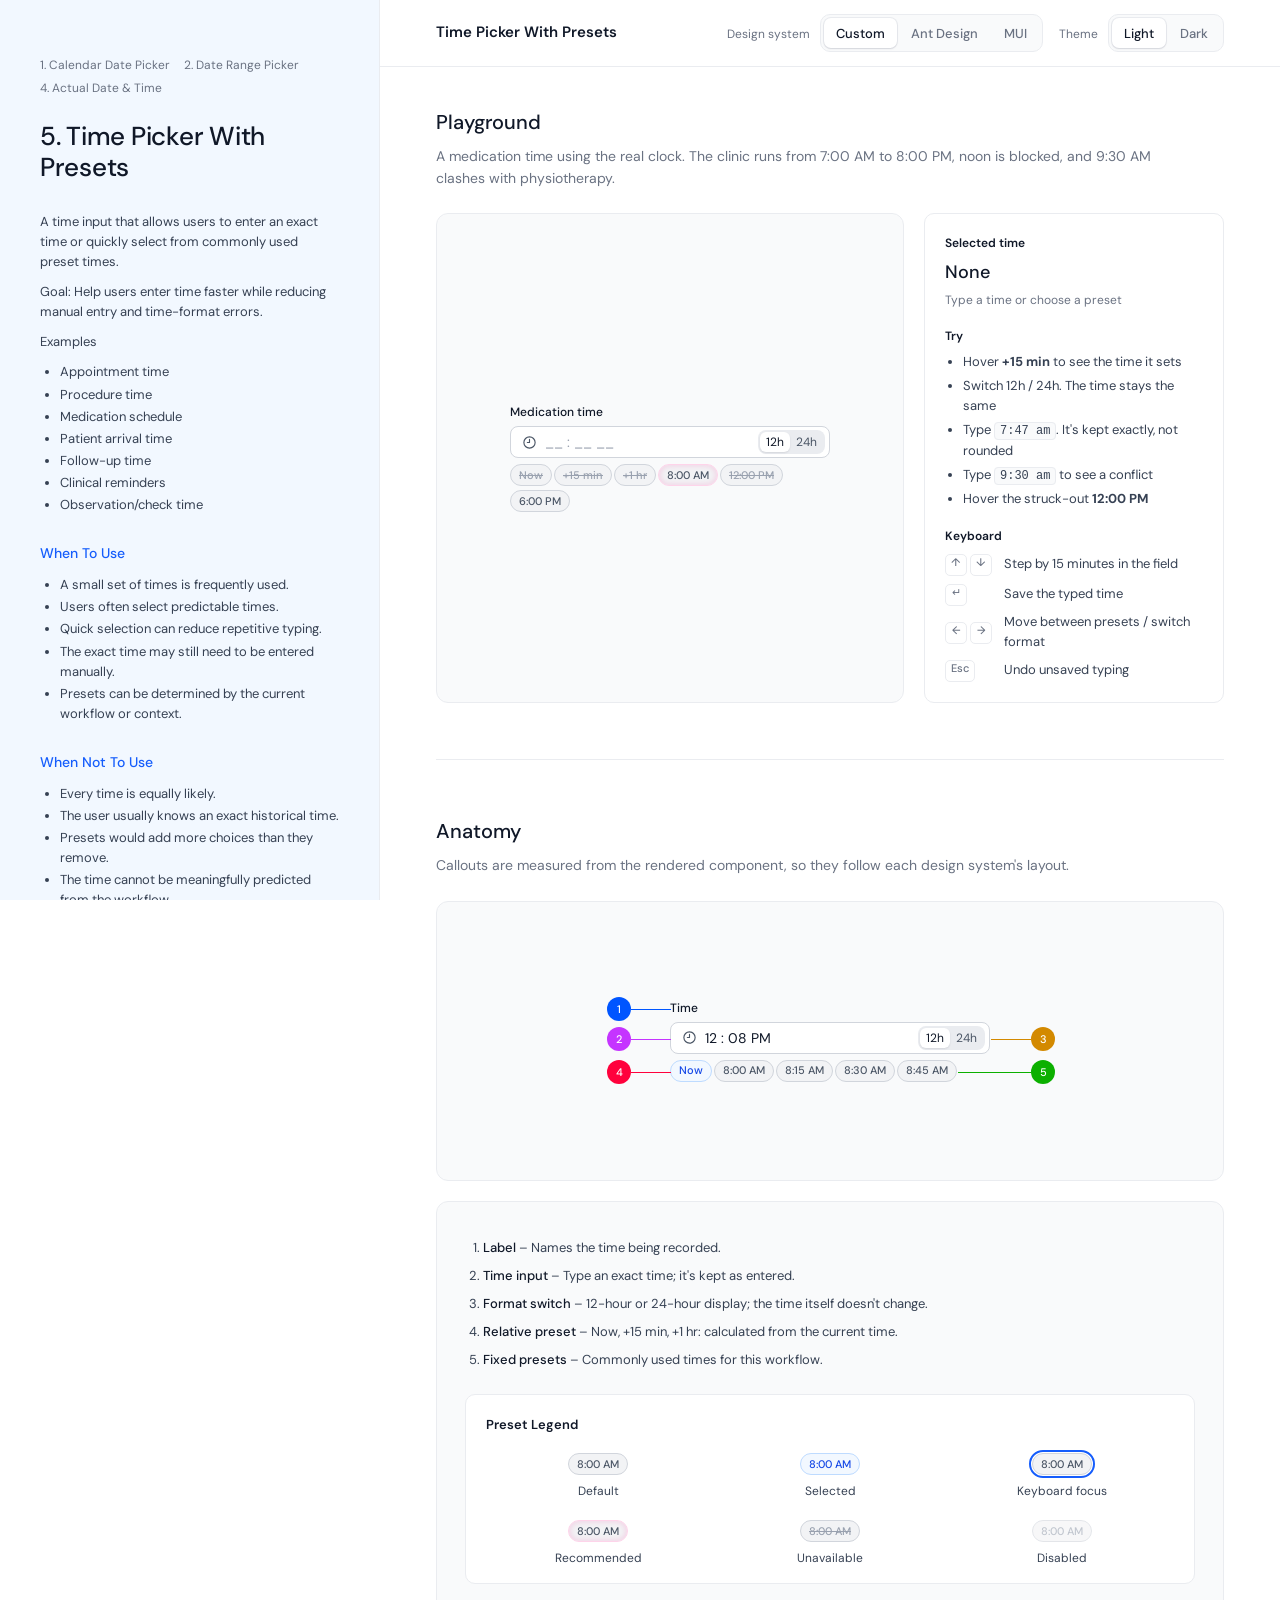
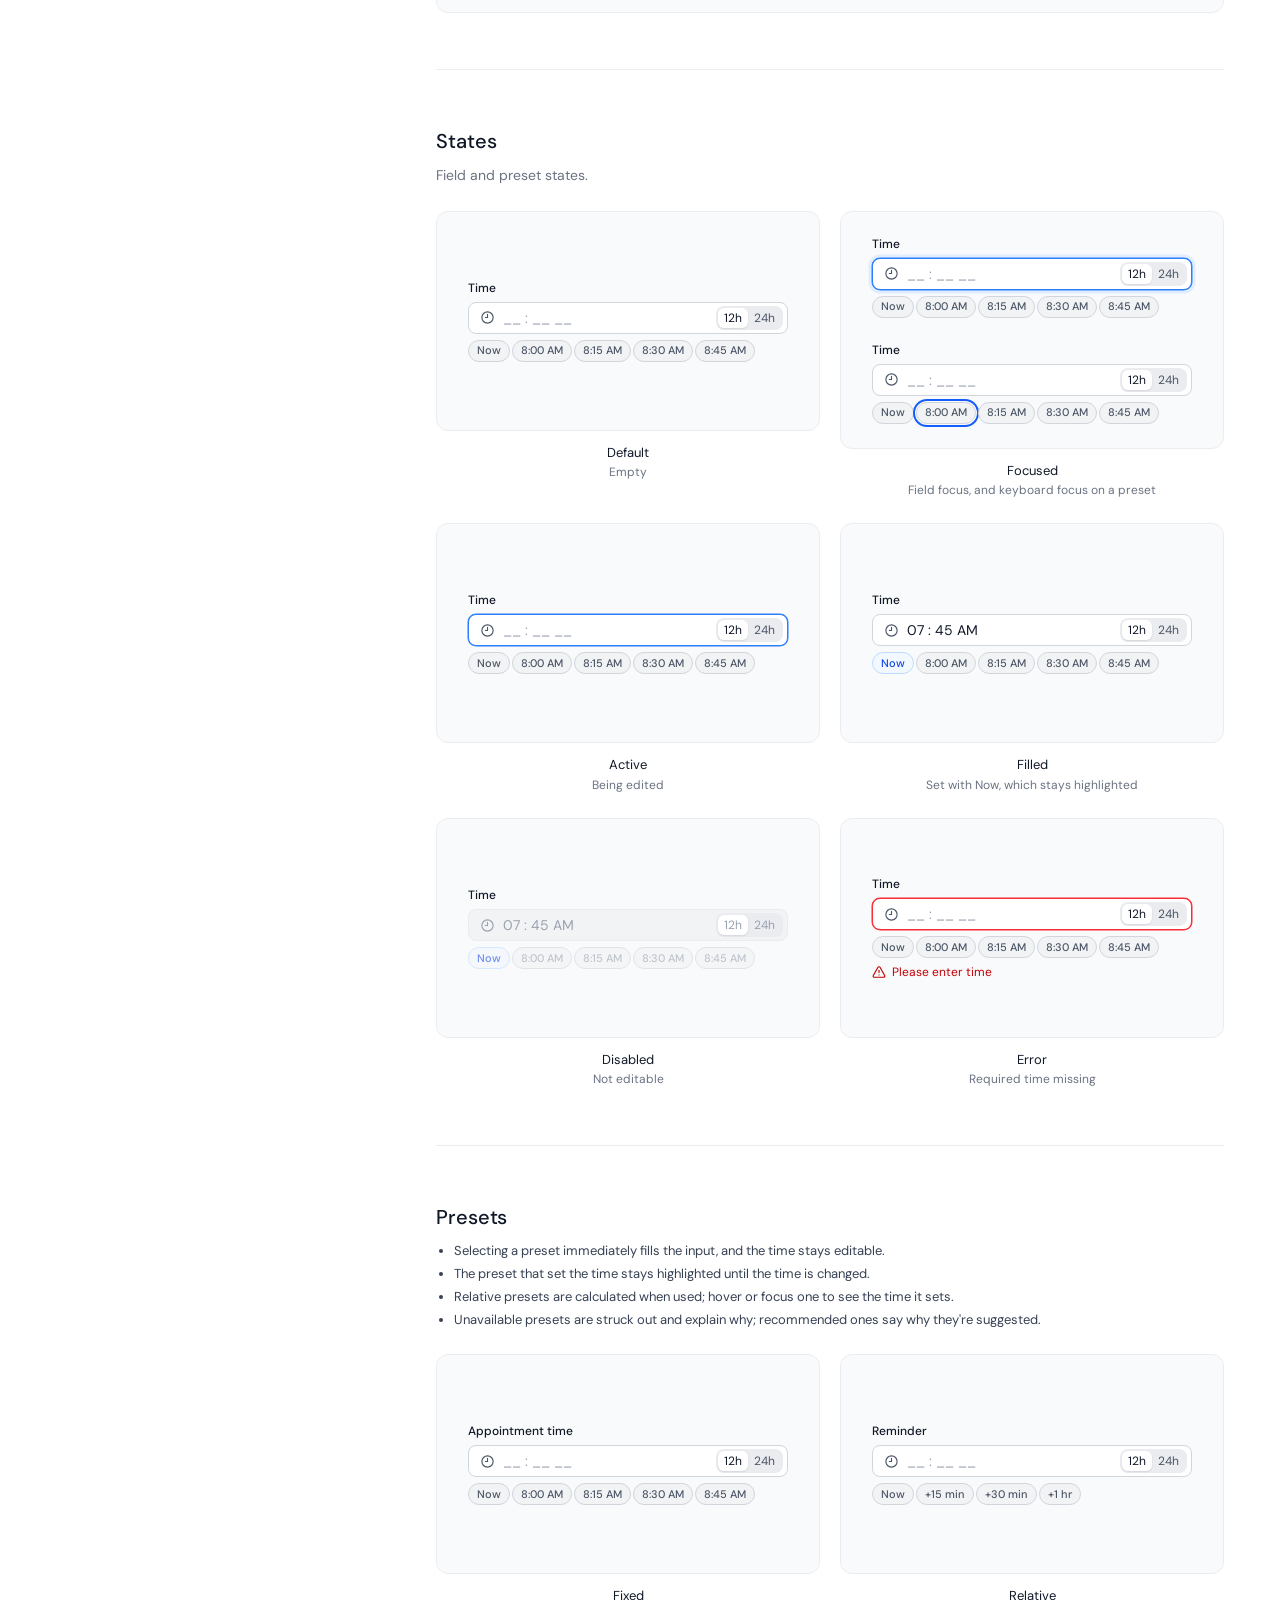
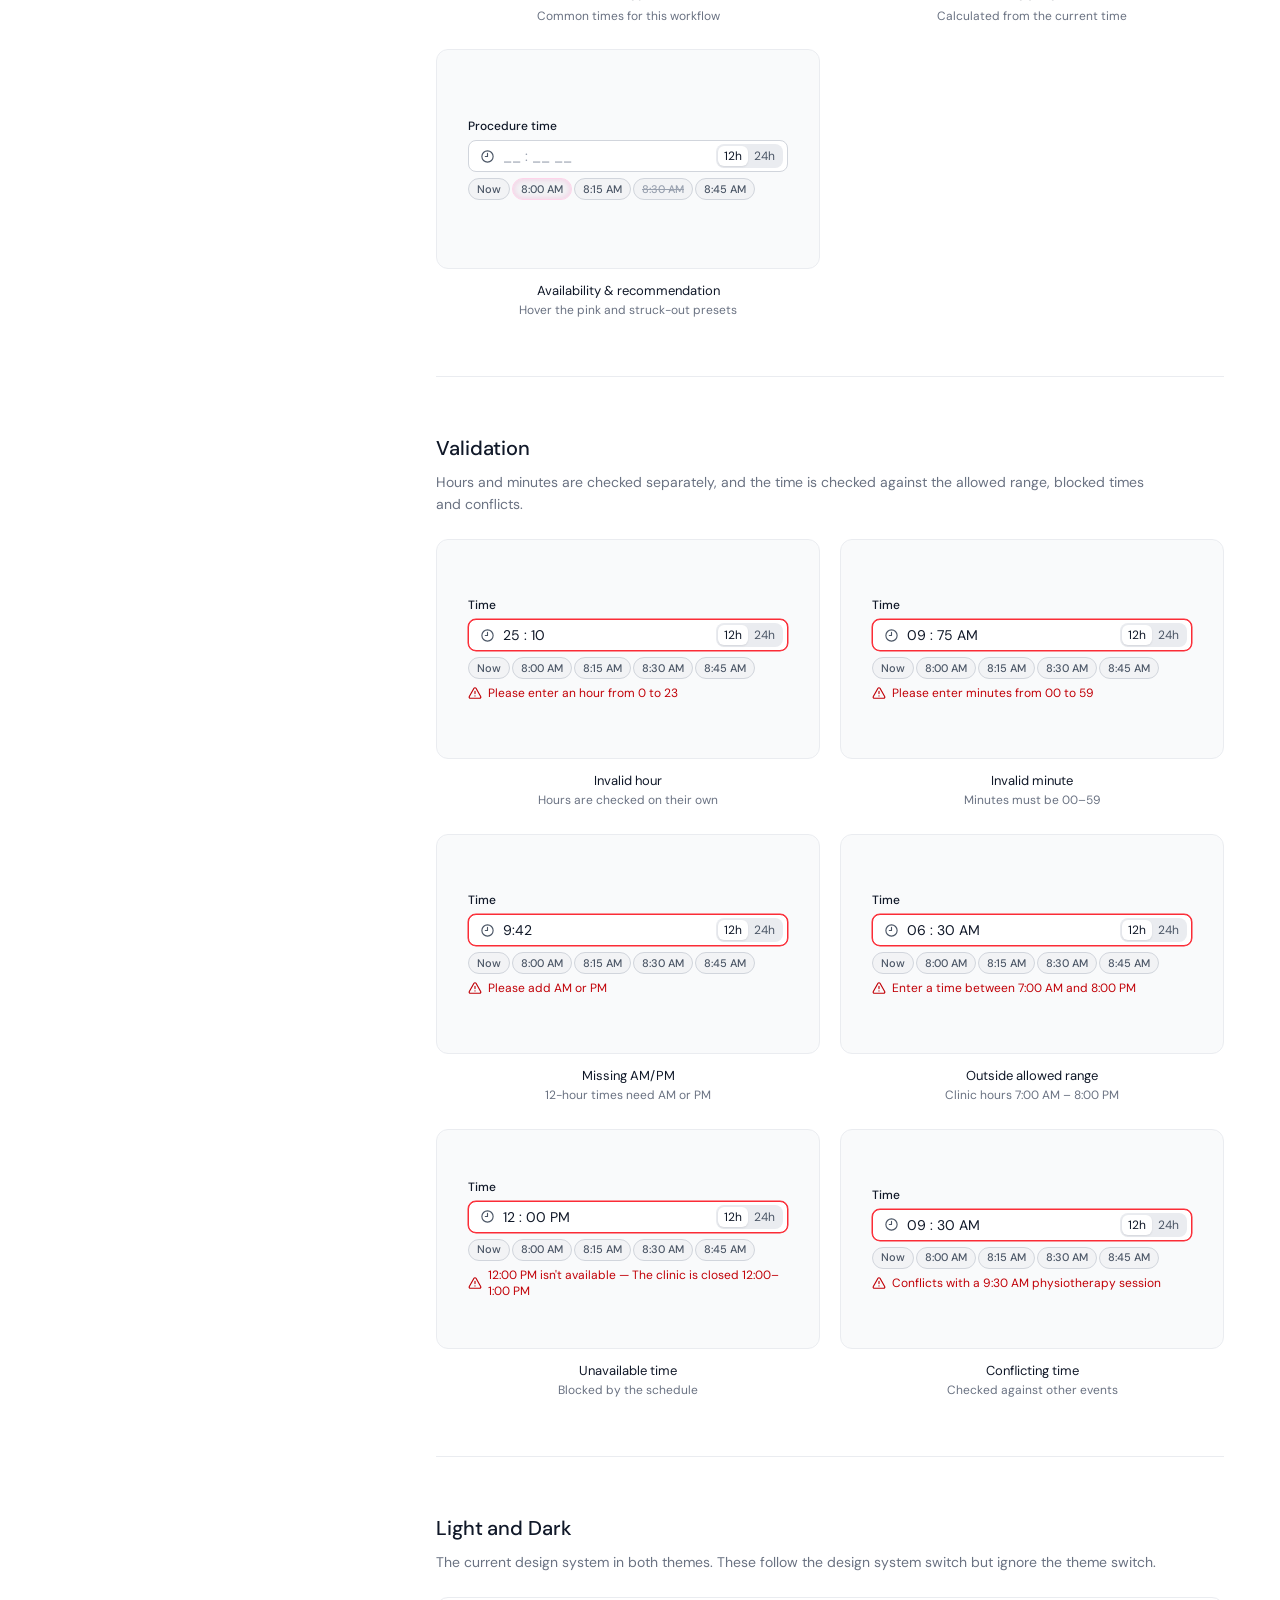
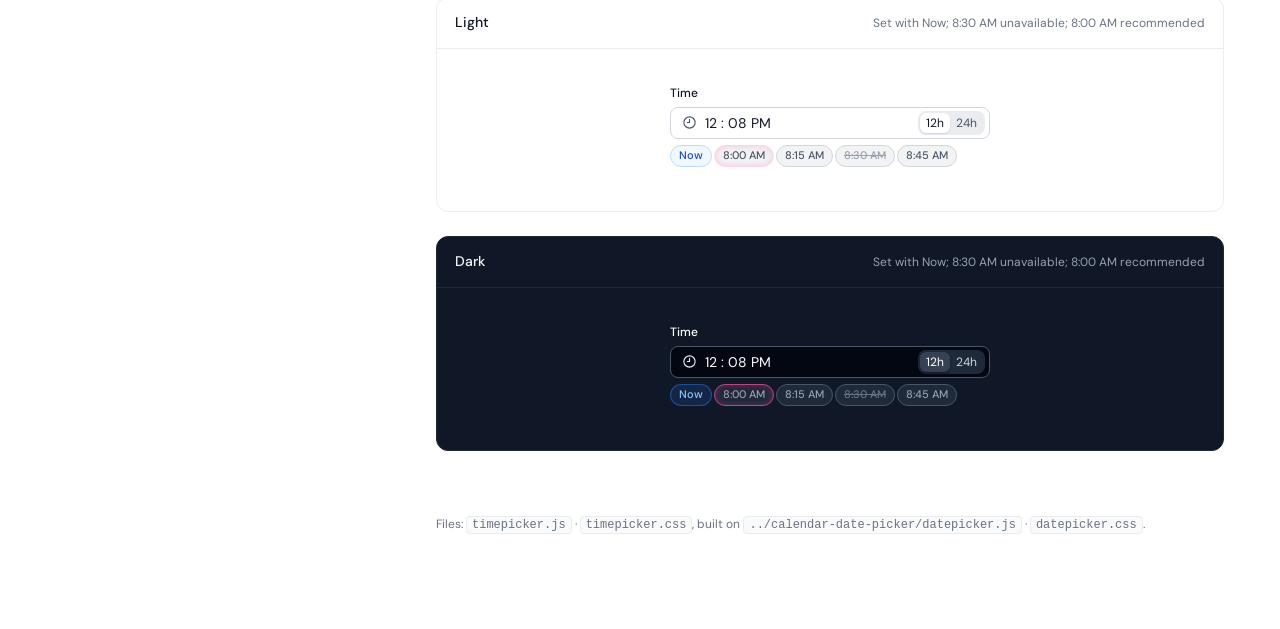
<file: time-picker/index.html>
<!doctype html>
<html lang="en">
<head>
<meta charset="utf-8">
<meta name="viewport" content="width=device-width, initial-scale=1">
<title>Time Picker With Presets</title>
<link rel="preconnect" href="https://fonts.googleapis.com">
<link rel="preconnect" href="https://fonts.gstatic.com" crossorigin>
<link href="https://fonts.googleapis.com/css2?family=DM+Sans:opsz,wght@9..40,400;9..40,500;9..40,600&family=Roboto:wght@400;500&display=swap" rel="stylesheet">
<link rel="stylesheet" href="../calendar-date-picker/datepicker.css">
<link rel="stylesheet" href="timepicker.css">
<script>
  (function () {
    var t = null;
    try { t = localStorage.getItem('dp-doc-theme'); } catch (e) {}
    if (!t) t = matchMedia('(prefers-color-scheme: dark)').matches ? 'dark' : 'light';
    document.documentElement.dataset.theme = t;
  })();
</script>
<style>
  :root {
    --bg: #ffffff; --side: #f2f8ff; --panel: #f9fafb; --panel-border: #eaecf0; --card: #ffffff;
    --text: #101828; --muted: #364153; --soft: #6a7282; --accent: #155dfc; --rule: #eaecf0;
    --callout-bg: #dcfce7; --callout-border: #b9f8cf; --callout-text: #0d542b; --chip-on: #ffffff;
    color-scheme: light;
  }
  :root[data-theme="dark"] {
    --bg: #0b111d; --side: #0a1120; --panel: #101828; --panel-border: #1e2939; --card: #101828;
    --text: #f3f4f6; --muted: #d1d5dc; --soft: #99a1af; --accent: #51a2ff; --rule: #1e2939;
    --callout-bg: rgba(0, 201, 80, .1); --callout-border: rgba(0, 201, 80, .28); --callout-text: #7bf1a8; --chip-on: #1e2939;
    color-scheme: dark;
  }
  * { box-sizing: border-box; }
  html, body { margin: 0; }
  body { background: var(--bg); color: var(--text); font: 14px/1.55 'DM Sans', ui-sans-serif, system-ui, sans-serif; -webkit-font-smoothing: antialiased; }
  .app { display: grid; grid-template-columns: 380px minmax(0, 1fr); min-height: 100vh; }
  .doc { position: sticky; top: 0; height: 100vh; overflow-y: auto; padding: 56px 40px 64px; background: var(--side); border-right: 1px solid var(--rule); font-size: 13px; color: var(--muted); }
  .doc h1 { margin: 0 0 28px; font-size: 26px; font-weight: 500; line-height: 1.2; color: var(--text); letter-spacing: -.01em; }
  .doc h3 { margin: 28px 0 10px; font-size: 14px; font-weight: 500; color: var(--accent); }
  .doc p { margin: 0 0 10px; }
  .doc ul { margin: 0 0 10px; padding-left: 20px; }
  .doc li { margin: 2px 0; }
  .doc nav { display: flex; flex-wrap: wrap; gap: 4px 14px; margin-bottom: 24px; font-size: 12px; }
  .doc nav a { color: var(--soft); text-decoration: none; }
  .doc nav a:hover { color: var(--accent); }
  .callout { margin: 12px 0; padding: 10px 12px; border-radius: 6px; background: var(--callout-bg); border: 1px solid var(--callout-border); color: var(--callout-text); }
  main { padding: 0 56px 96px; }
  .topbar { position: sticky; top: 0; z-index: 100; display: flex; flex-wrap: wrap; align-items: center; justify-content: space-between; gap: 12px 24px; margin: 0 -56px; padding: 14px 56px; background: color-mix(in srgb, var(--bg) 86%, transparent); backdrop-filter: saturate(1.4) blur(10px); -webkit-backdrop-filter: saturate(1.4) blur(10px); border-bottom: 1px solid var(--rule); }
  .topbar strong { font-size: 15px; font-weight: 600; }
  .topbar .ctrls { display: flex; flex-wrap: wrap; gap: 10px 16px; align-items: center; }
  .ctrl-label { font-size: 12px; color: var(--soft); margin-right: 6px; }
  .seg { display: inline-flex; padding: 3px; gap: 2px; border-radius: 10px; background: var(--panel); border: 1px solid var(--panel-border); }
  .seg button { height: 30px; padding: 0 12px; border: 0; border-radius: 7px; background: none; cursor: pointer; font: 500 13px 'DM Sans', sans-serif; color: var(--soft); }
  .seg button:hover { color: var(--text); }
  .seg button[aria-pressed="true"] { background: var(--chip-on); color: var(--text); box-shadow: 0 1px 2px rgba(16, 24, 40, .1), 0 0 0 1px var(--panel-border); }
  .seg button:focus-visible { outline: 2px solid var(--accent); outline-offset: 1px; }
  section { padding-top: 56px; }
  section + section { border-top: 1px solid var(--rule); margin-top: 56px; }
  h2 { margin: 0 0 8px; font-size: 20px; font-weight: 500; letter-spacing: -.005em; }
  .lede { margin: 0 0 24px; color: var(--soft); max-width: 72ch; }
  h5 { margin: 18px 0 6px; font-size: 12px; font-weight: 600; color: var(--text); }
  .panel { position: relative; background: var(--panel); border: 1px solid var(--panel-border); border-radius: 12px; }
  .card { background: var(--card); border: 1px solid var(--panel-border); border-radius: 10px; }
  .panel > div:not(.callouts) { max-width: 100%; }
  code { font: 12px ui-monospace, 'Cascadia Code', Consolas, monospace; padding: 1px 5px; border-radius: 4px; background: var(--panel); border: 1px solid var(--panel-border); }

  .play { display: grid; grid-template-columns: minmax(0, 1fr) 300px; gap: 20px; }
  .play .panel { min-height: 320px; padding: 48px 24px; display: flex; align-items: center; justify-content: center; }
  .info { padding: 20px; font-size: 13px; color: var(--muted); }
  .info h5:first-child { margin-top: 0; }
  .readout { font-size: 18px; font-weight: 500; color: var(--text); margin: 2px 0 4px; }
  .try { padding-left: 18px; margin: 0; }
  .try li { margin: 4px 0; }
  .keys { display: grid; grid-template-columns: auto 1fr; gap: 6px 12px; align-items: center; margin: 0; }
  .keys dt { white-space: nowrap; } .keys dd { margin: 0; }
  .kbd { display: inline-block; min-width: 22px; padding: 0 5px; height: 22px; line-height: 20px; text-align: center; border: 1px solid var(--panel-border); border-radius: 5px; background: var(--card); font: 500 11px 'DM Sans', sans-serif; color: var(--soft); }

  .anatomy { display: grid; grid-template-columns: minmax(0, 1fr) minmax(0, 1fr); gap: 20px; }
  .stage { min-height: 280px; padding: 56px 88px; display: flex; align-items: center; justify-content: center; }
  .callouts { position: absolute; inset: 0; pointer-events: none; }
  .co-line { position: absolute; height: 1px; }
  .co-dot { position: absolute; width: 24px; height: 24px; margin-top: -12px; border-radius: 50%; display: flex; align-items: center; justify-content: center; font: 500 11px 'DM Sans', sans-serif; color: #fff; }
  .parts { padding: 28px; }
  .parts ol { margin: 0 0 24px; padding-left: 18px; font-size: 13px; color: var(--muted); }
  .parts ol li { margin: 8px 0; }
  .parts ol b { font-weight: 500; color: var(--text); }
  .legend { padding: 20px 20px 16px; }
  .legend h5 { margin: 0 0 18px; font-size: 13px; font-weight: 600; }
  .dp.lg-grid { width: auto; max-width: none; display: grid; grid-template-columns: repeat(3, 1fr); gap: 20px 8px; background: none; }
  .lg-item { display: flex; flex-direction: column; align-items: center; gap: 8px; font-size: 12px; text-align: center; color: var(--muted); }
  .lg-item .tpk-chip { pointer-events: none; }

  .grid3 { display: grid; grid-template-columns: repeat(auto-fill, minmax(min(340px, 100%), 1fr)); gap: 24px 20px; }
  .grid2 { display: grid; grid-template-columns: repeat(2, minmax(0, 1fr)); gap: 24px 20px; }
  .state figure { margin: 0; }
  .state .panel { min-height: 220px; display: flex; flex-direction: column; align-items: center; justify-content: center; gap: 24px; padding: 24px 12px; }
  .state figcaption { margin-top: 12px; text-align: center; font-size: 13px; color: var(--text); }
  .state figcaption span { display: block; font-size: 12px; color: var(--soft); }
  .rules { margin: 0 0 24px; padding-left: 18px; font-size: 13px; color: var(--muted); }
  .rules li { margin: 3px 0; }
  .theme-well { border-radius: 12px; border: 1px solid; }
  .theme-well header { display: flex; justify-content: space-between; align-items: baseline; padding: 14px 18px; border-bottom: 1px solid; }
  .theme-well header b { font-weight: 500; font-size: 14px; }
  .theme-well header span { font-size: 12px; }
  .theme-well .well { display: flex; justify-content: center; padding: 36px 16px 44px; }
  .theme-well.light { background: #ffffff; color: #101828; border-color: #eaecf0; }
  .theme-well.light header { border-color: #eaecf0; } .theme-well.light header span { color: #6a7282; }
  .theme-well.dark { background: #101828; color: #f3f4f6; border-color: #1e2939; }
  .theme-well.dark header { border-color: #1e2939; } .theme-well.dark header span { color: #99a1af; }
  footer.note { margin-top: 64px; font-size: 12px; color: var(--soft); }

  @media (max-width: 1540px) { .anatomy { grid-template-columns: 1fr; } }
  @media (max-width: 1280px) { .grid2 { grid-template-columns: 1fr; } }
  @media (max-width: 1080px) {
    .app { grid-template-columns: minmax(0, 1fr); }
    .doc { position: static; height: auto; border-right: 0; border-bottom: 1px solid var(--rule); padding: 36px 24px; }
    main { padding: 0 24px 72px; }
    .topbar { margin: 0 -24px; padding: 12px 24px; }
    .play { grid-template-columns: 1fr; }
    .grid3 { grid-template-columns: repeat(auto-fill, minmax(min(340px, 100%), 1fr)); }
  }
  @media (max-width: 640px) {
    main { padding: 0 16px 64px; }
    .topbar { margin: 0 -16px; padding: 10px 16px; }
    .doc { padding: 28px 16px; }
    .play .panel, .stage { padding: 24px 12px; min-height: 0; }
    .theme-well .well { padding: 24px 8px 32px; }
    .dp.lg-grid { grid-template-columns: repeat(2, 1fr); }
  }
</style>
</head>
<body>
<div class="app">
  <aside class="doc" aria-label="Documentation">
    <nav aria-label="Components">
      <a href="../calendar-date-picker/index.html">1. Calendar Date Picker</a>
      <a href="../date-range-picker/index.html">2. Date Range Picker</a>
      <a href="../actual-date-time/index.html">4. Actual Date &amp; Time</a>
    </nav>
    <h1>5. Time Picker With Presets</h1>
    <p>A time input that allows users to enter an exact time or quickly select from commonly used preset times.</p>
    <p>Goal: Help users enter time faster while reducing manual entry and time-format errors.</p>
    <p>Examples</p>
    <ul>
      <li>Appointment time</li><li>Procedure time</li><li>Medication schedule</li><li>Patient arrival time</li>
      <li>Follow-up time</li><li>Clinical reminders</li><li>Observation/check time</li>
    </ul>

    <h3>When To Use</h3>
    <ul>
      <li>A small set of times is frequently used.</li>
      <li>Users often select predictable times.</li>
      <li>Quick selection can reduce repetitive typing.</li>
      <li>The exact time may still need to be entered manually.</li>
      <li>Presets can be determined by the current workflow or context.</li>
    </ul>

    <h3>When Not To Use</h3>
    <ul>
      <li>Every time is equally likely.</li>
      <li>The user usually knows an exact historical time.</li>
      <li>Presets would add more choices than they remove.</li>
      <li>The time cannot be meaningfully predicted from the workflow.</li>
    </ul>

    <h3>Input Rules</h3>
    <ul>
      <li>Allow direct time entry.</li>
      <li>Support 12-hour or 24-hour format based on locale/system configuration.</li>
      <li>Validate hours and minutes independently.</li>
      <li>Minutes should support 00–59.</li>
      <li>Allow configurable time intervals such as 5, 10, 15, 30, or 60 minutes.</li>
      <li>Preserve exact entered times; don't automatically round them.</li>
    </ul>

    <h3>Presets</h3>
    <p>Presets can be different types depending on context:</p>
    <ul>
      <li>Fixed – Specific commonly used times, e.g. 8:00 AM · 8:30 AM · 9:00 AM</li>
      <li>Relative – Time calculated from the current time, e.g. Now · +15 min · +30 min · +1 hr</li>
    </ul>

    <h3>Behavior</h3>
    <ul>
      <li>Selecting a preset immediately populates the input.</li>
      <li>The selected time remains editable.</li>
      <li>Presets should update based on context when applicable.</li>
      <li>Don't silently change a user's selected time.</li>
      <li>If a preset becomes unavailable, explain why.</li>
      <li>Keep the exact-time input available at all times.</li>
      <li>Avoid presenting a large list of preset times.</li>
    </ul>

    <h3>Smart Behavior</h3>
    <p>The component can intelligently provide:</p>
    <ul>
      <li>Now when the current time is relevant.</li>
      <li>Recommended times based on workflow rules.</li>
      <li>Available times when scheduling.</li>
      <li>Relative times for reminders or follow-ups.</li>
      <li>Context-specific common times.</li>
      <li>Conflict or availability information.</li>
    </ul>
    <div class="callout">Recommendations should always be understandable and guide rather than force the user.</div>

    <h3>Validation &amp; Constraints</h3>
    <ul>
      <li>Invalid hour</li><li>Invalid minute</li><li>Missing time</li><li>Unavailable time</li>
      <li>Time outside allowed range</li><li>Conflicting time</li><li>Clinical/workflow restrictions</li>
    </ul>
    <p>For actual clinical events, avoid rounding the entered time.</p>

    <h3>Accessibility</h3>
    <ul>
      <li>Presets must be keyboard accessible.</li>
      <li>Use clear labels for each preset.</li>
      <li>Provide visible selected/focus states.</li>
      <li>Don't rely on color alone.</li>
      <li>Maintain logical keyboard order.</li>
      <li>Ensure preset buttons have adequate touch targets.</li>
      <li>Screen readers should clearly communicate the preset's resulting time.</li>
    </ul>
  </aside>

  <main>
    <div class="topbar">
      <strong>Time Picker With Presets</strong>
      <div class="ctrls">
        <div><span class="ctrl-label" id="ds-label">Design system</span>
          <div class="seg" role="group" aria-labelledby="ds-label" id="ds-switch">
            <button type="button" data-ds="custom" aria-pressed="true">Custom</button>
            <button type="button" data-ds="ant" aria-pressed="false">Ant Design</button>
            <button type="button" data-ds="mui" aria-pressed="false">MUI</button>
          </div>
        </div>
        <div><span class="ctrl-label" id="th-label">Theme</span>
          <div class="seg" role="group" aria-labelledby="th-label" id="theme-switch">
            <button type="button" data-theme="light">Light</button>
            <button type="button" data-theme="dark">Dark</button>
          </div>
        </div>
      </div>
    </div>

    <section id="playground" style="padding-top:40px">
      <h2>Playground</h2>
      <p class="lede">A medication time using the real clock. The clinic runs from 7:00 AM to 8:00 PM, noon is blocked, and 9:30 AM clashes with physiotherapy.</p>
      <div class="play">
        <div class="panel"><div id="pg"></div></div>
        <div class="card info">
          <h5>Selected time</h5>
          <div class="readout" id="pg-out">None</div>
          <div id="pg-sub" style="color:var(--soft);font-size:12px">Type a time or choose a preset</div>
          <h5>Try</h5>
          <ul class="try">
            <li>Hover <b>+15 min</b> to see the time it sets</li>
            <li>Switch 12h / 24h. The time stays the same</li>
            <li>Type <code>7:47 am</code>. It's kept exactly, not rounded</li>
            <li>Type <code>9:30 am</code> to see a conflict</li>
            <li>Hover the struck-out <b>12:00 PM</b></li>
          </ul>
          <h5>Keyboard</h5>
          <dl class="keys">
            <dt><span class="kbd">↑</span> <span class="kbd">↓</span></dt><dd>Step by 15 minutes in the field</dd>
            <dt><span class="kbd">↵</span></dt><dd>Save the typed time</dd>
            <dt><span class="kbd">←</span> <span class="kbd">→</span></dt><dd>Move between presets / switch format</dd>
            <dt><span class="kbd">Esc</span></dt><dd>Undo unsaved typing</dd>
          </dl>
        </div>
      </div>
    </section>

    <section id="anatomy">
      <h2>Anatomy</h2>
      <p class="lede">Callouts are measured from the rendered component, so they follow each design system's layout.</p>
      <div class="anatomy">
        <div class="panel stage" id="anat-stage"><div id="anat"></div><div class="callouts" aria-hidden="true"></div></div>
        <div class="panel parts">
          <ol>
            <li><b>Label</b> – Names the time being recorded.</li>
            <li><b>Time input</b> – Type an exact time; it's kept as entered.</li>
            <li><b>Format switch</b> – 12-hour or 24-hour display; the time itself doesn't change.</li>
            <li><b>Relative preset</b> – Now, +15 min, +1 hr: calculated from the current time.</li>
            <li><b>Fixed presets</b> – Commonly used times for this workflow.</li>
          </ol>
          <div class="card legend"><h5>Preset Legend</h5><div id="legend"></div></div>
        </div>
      </div>
    </section>

    <section id="states">
      <h2>States</h2>
      <p class="lede">Field and preset states.</p>
      <div class="grid3" id="states-grid"></div>
    </section>

    <section id="presets">
      <h2>Presets</h2>
      <ul class="rules">
        <li>Selecting a preset immediately fills the input, and the time stays editable.</li>
        <li>The preset that set the time stays highlighted until the time is changed.</li>
        <li>Relative presets are calculated when used; hover or focus one to see the time it sets.</li>
        <li>Unavailable presets are struck out and explain why; recommended ones say why they're suggested.</li>
      </ul>
      <div class="grid3" id="presets-grid"></div>
    </section>

    <section id="validation">
      <h2>Validation</h2>
      <p class="lede">Hours and minutes are checked separately, and the time is checked against the allowed range, blocked times and conflicts.</p>
      <div class="grid3" id="val-grid"></div>
    </section>

    <section id="themes">
      <h2>Light and Dark</h2>
      <p class="lede">The current design system in both themes. These follow the design system switch but ignore the theme switch.</p>
      <div class="grid2" id="themes-grid"></div>
    </section>

    <footer class="note">Files: <code>timepicker.js</code> · <code>timepicker.css</code>, built on <code>../calendar-date-picker/datepicker.js</code> · <code>datepicker.css</code>.</footer>
  </main>
</div>

<script src="../calendar-date-picker/datepicker.js"></script>
<script src="timepicker.js"></script>
<script>
(function () {
  const root = document.documentElement;
  let DS = 'custom';
  try { DS = localStorage.getItem('dp-doc-ds') || 'custom'; } catch (e) {}
  if (!['custom', 'ant', 'mui'].includes(DS)) DS = 'custom';
  let THEME = root.dataset.theme;
  const all = [], themed = [];
  const make = (id, opts, fixedTheme) => {
    const p = new TimePicker(document.getElementById(id), Object.assign({ ds: DS, theme: fixedTheme || THEME }, opts));
    all.push(p); if (!fixedTheme) themed.push(p);
    return p;
  };
  const card = (grid, id, name, sub, extra = '') => {
    const f = document.createElement('div'); f.className = 'state';
    f.innerHTML = `<figure><div class="panel"><div id="${id}"></div>${extra}</div><figcaption>${name}<span>${sub}</span></figcaption></figure>`;
    document.getElementById(grid).appendChild(f);
  };

  /* Playground */
  const out = document.getElementById('pg-out'), sub = document.getElementById('pg-sub');
  make('pg', {
    label: 'Medication time', required: true, min: '07:00', max: '20:00',
    presets: [
      { now: true, label: 'Now' }, { offset: 15, label: '+15 min' }, { offset: 60, label: '+1 hr' },
      { time: '08:00' }, { time: '12:00' }, { time: '18:00' }
    ],
    unavailable: { '12:00': 'The clinic is closed 12:00–1:00 PM.' },
    recommended: { '08:00': { reason: 'The morning medication round starts at 8:00 AM.' } },
    validate: t => t === '09:30' ? 'Conflicts with a 9:30 AM physiotherapy session' : null,
    onChange: t => {
      if (!t) { out.textContent = 'None'; sub.textContent = 'Type a time or choose a preset'; return; }
      const [h, m] = t.split(':').map(Number);
      out.textContent = `${h % 12 || 12}:${String(m).padStart(2, '0')} ${h < 12 ? 'AM' : 'PM'}`;
      sub.textContent = `Stored as ${t} (24-hour)`;
    }
  });

  /* Anatomy (spec: 12:08 PM from Now) */
  make('anat', { now: '12:08', value: '12:08', demo: { selected: 0 } });

  /* States */
  const S = { now: '07:45', static: true };
  card('states-grid', 'st0', 'Default', 'Empty');
  make('st0', Object.assign({}, S));
  card('states-grid', 'st1', 'Focused', 'Field focus, and keyboard focus on a preset', '<div id="st1b"></div>');
  make('st1', Object.assign({}, S, { state: 'focused' }));
  make('st1b', Object.assign({}, S, { demo: { focus: 1 } }));
  card('states-grid', 'st2', 'Active', 'Being edited');
  make('st2', Object.assign({}, S, { state: 'active' }));
  card('states-grid', 'st3', 'Filled', 'Set with Now, which stays highlighted');
  make('st3', Object.assign({}, S, { value: '07:45', demo: { selected: 0 } }));
  card('states-grid', 'st4', 'Disabled', 'Not editable');
  make('st4', Object.assign({}, S, { value: '07:45', state: 'disabled', demo: { selected: 0 } }));
  card('states-grid', 'st5', 'Error', 'Required time missing');
  make('st5', Object.assign({}, S, { error: 'Please enter time' }));

  /* Presets (interactive) */
  card('presets-grid', 'pr0', 'Fixed', 'Common times for this workflow');
  make('pr0', { label: 'Appointment time' });
  card('presets-grid', 'pr1', 'Relative', 'Calculated from the current time');
  make('pr1', { label: 'Reminder', presets: [{ now: true, label: 'Now' }, { offset: 15, label: '+15 min' }, { offset: 30, label: '+30 min' }, { offset: 60, label: '+1 hr' }] });
  card('presets-grid', 'pr2', 'Availability & recommendation', 'Hover the pink and struck-out presets');
  make('pr2', {
    label: 'Procedure time',
    unavailable: { '08:30': 'The theatre is booked 8:30–9:00 AM.' },
    recommended: { '08:00': { reason: 'The first theatre slot keeps the patient’s fasting time shortest.' } }
  });

  /* Validation (static examples) */
  const V = { now: '07:45', static: true, min: '07:00', max: '20:00' };
  [
    ['Invalid hour', 'Hours are checked on their own', { text: '25 : 10', error: 'Please enter an hour from 0 to 23' }],
    ['Invalid minute', 'Minutes must be 00–59', { text: '09 : 75 AM', error: 'Please enter minutes from 00 to 59' }],
    ['Missing AM/PM', '12-hour times need AM or PM', { text: '9:42', error: 'Please add AM or PM' }],
    ['Outside allowed range', 'Clinic hours 7:00 AM – 8:00 PM', { text: '06 : 30 AM', error: 'Enter a time between 7:00 AM and 8:00 PM' }],
    ['Unavailable time', 'Blocked by the schedule', { text: '12 : 00 PM', error: "12:00 PM isn't available — The clinic is closed 12:00–1:00 PM" }],
    ['Conflicting time', 'Checked against other events', { text: '09 : 30 AM', error: 'Conflicts with a 9:30 AM physiotherapy session' }]
  ].forEach(([name, s, o], i) => { card('val-grid', 'va' + i, name, s); make('va' + i, Object.assign({}, V, o)); });

  /* Light & dark */
  const tg = document.getElementById('themes-grid');
  ['light', 'dark'].forEach(th => {
    const w = document.createElement('div');
    w.className = `theme-well ${th}`;
    w.innerHTML = `<header><b>${th === 'light' ? 'Light' : 'Dark'}</b><span>Set with Now; 8:30 AM unavailable; 8:00 AM recommended</span></header><div class="well"><div id="tw-${th}"></div></div>`;
    tg.appendChild(w);
    make(`tw-${th}`, {
      now: '12:08', value: '12:08', demo: { selected: 0 },
      unavailable: { '08:30': 'The theatre is booked.' }, recommended: { '08:00': { reason: 'First theatre slot.' } }
    }, th);
  });

  /* Legend */
  function renderLegend() {
    const chip = cls => `<span class="tpk-chip ${cls}">8:00 AM</span>`;
    const items = [[chip(''), 'Default'], [chip('is-on'), 'Selected'], [chip('is-focus'), 'Keyboard focus'],
      [chip('is-rec'), 'Recommended'], [chip('is-unavail'), 'Unavailable'], [`<span class="tpk-chip" style="opacity:.6;color:var(--dp-disabled)">8:00 AM</span>`, 'Disabled']];
    document.getElementById('legend').innerHTML = `<div class="dp tpk lg-grid" data-ds="${DS}" data-theme="${THEME}">` +
      items.map(([c, l]) => `<div class="lg-item">${c}<span>${l}</span></div>`).join('') + `</div>`;
  }

  /* Anatomy callouts */
  const stage = document.getElementById('anat-stage');
  const CO = [
    [1, '.dp-label', 'left', '#0055ff'], [2, '.tpk-box', 'left', '#c534ff'], [3, '.tpk-fmt', 'right', '#d38900'],
    [4, '.tpk-chip[data-i="0"]', 'left', '#ff013c'], [5, '.tpk-chip:last-child', 'right', '#0cb000']
  ];
  function annotate() {
    const layer = stage.querySelector('.callouts'); layer.innerHTML = '';
    const sr = stage.getBoundingClientRect(), comp = stage.querySelector('.tpk');
    if (!comp) return;
    const box = comp.querySelector('.dp-box').getBoundingClientRect();
    const L = box.left - sr.left, R = box.right - sr.left;
    if (L < 72 || sr.width - R < 72) return;
    let html = '';
    CO.forEach(([k, sel, side, color]) => {
      const el = comp.querySelector(sel); if (!el || !el.offsetParent) return;
      const r = el.getBoundingClientRect(), y = Math.round(r.top + r.height / 2 - sr.top);
      if (side === 'right') {
        const x0 = (el.closest('.dp-box') ? R : r.right - sr.left), x1 = R + 40;
        html += `<div class="co-line" style="left:${x0}px;top:${y}px;width:${x1 - x0}px;background:${color}"></div><div class="co-dot" style="left:${x1}px;top:${y}px;background:${color}">${k}</div>`;
      } else {
        const x1 = r.left - sr.left, x0 = L - 40;
        html += `<div class="co-line" style="left:${x0}px;top:${y}px;width:${x1 - x0}px;background:${color}"></div><div class="co-dot" style="left:${x0 - 24}px;top:${y}px;background:${color}">${k}</div>`;
      }
    });
    layer.innerHTML = html;
  }
  let raf = 0;
  const schedule = () => { cancelAnimationFrame(raf); raf = requestAnimationFrame(annotate); };
  new MutationObserver(schedule).observe(document.getElementById('anat'), { childList: true, subtree: true, attributes: true, attributeFilter: ['class', 'data-ds'] });
  new ResizeObserver(schedule).observe(stage);
  document.fonts && document.fonts.ready.then(schedule);

  /* Switches */
  const dsBtns = [...document.querySelectorAll('#ds-switch button')], thBtns = [...document.querySelectorAll('#theme-switch button')];
  const reflect = () => {
    dsBtns.forEach(b => b.setAttribute('aria-pressed', String(b.dataset.ds === DS)));
    thBtns.forEach(b => b.setAttribute('aria-pressed', String(b.dataset.theme === THEME)));
  };
  dsBtns.forEach(b => b.addEventListener('click', () => {
    DS = b.dataset.ds; try { localStorage.setItem('dp-doc-ds', DS); } catch (e) {}
    all.forEach(p => p.setDS(DS)); renderLegend(); reflect(); schedule();
  }));
  thBtns.forEach(b => b.addEventListener('click', () => {
    THEME = b.dataset.theme; root.dataset.theme = THEME; try { localStorage.setItem('dp-doc-theme', THEME); } catch (e) {}
    themed.forEach(p => p.setTheme(THEME)); renderLegend(); reflect();
  }));
  renderLegend(); reflect(); schedule();
})();
</script>
</body>
</html>
</file>
<file: calendar-date-picker/datepicker.css>
/* =========================================================================
   Calendar Date Picker — tokens
   ONE colour palette for every skin (custom spec · Ant Design · MUI), in light and dark.
   Skins differ only in shape, size, font and shadow depth — never in colour.
   Dark values come from the "Dark mode" spec.
   ========================================================================= */

/* ---------- Colour + base · light ---------- */
.dp {
  --dp-font: 'DM Sans', ui-sans-serif, system-ui, -apple-system, 'Segoe UI', sans-serif;
  --dp-w: 320px;
  --dp-pop-w: 320px;
  --dp-btn-radius: 8px;
  --dp-text: #101828;
  --dp-muted: #6a7282;
  --dp-label: #4a5565;
  --dp-icon: #4a5565;
  --dp-field-icon: #4a5565;
  --dp-placeholder: #99a1af;
  --dp-disabled: #99a1af;
  --dp-field-bg: #ffffff;
  --dp-border: #d1d5dc;
  --dp-border-hover: #99a1af;
  --dp-pop-bg: #ffffff;
  --dp-pop-border: #eaecf0;
  --dp-divider: #f2f3f5;
  --dp-hover: #f2f3f5;
  --dp-chip: #eaecf0;
  --dp-chip-hover: #d1d5dc;
  --dp-seg-bg: transparent;
  --dp-seg-on: #eaecf0;
  --dp-switch-track: #eaecf0;
  --dp-switch-knob: #ffffff;
  --dp-group-bg: #f2f3f5;
  --dp-group-border: #d1d5dc;
  --dp-primary: #155dfc;
  --dp-primary-hover: #1447e6;
  --dp-on-primary: #ffffff;
  --dp-focus: #2b7fff;
  --dp-ring: #e2eefe;
  --dp-error: #fb2c36;
  --dp-error-text: #c10007;
  --dp-error-ring: #ffe2e2;
  --dp-disabled-bg: #f2f3f5;
  --dp-disabled-border: #eaecf0;
  --dp-today: #155dfc;
  --dp-event: #bb4d00;
  --dp-rec-bg: #ffffff;
  --dp-rec-border: #fed4ea;
  --dp-rec-glow: rgba(246, 51, 154, .22);
  --dp-tip-bg: #101828;
  --dp-tip-text: #ffffff;
  --dp-tip-border: transparent;
  --dp-tip-ok: #31ef80;
  --dp-tip-rule: rgba(255, 255, 255, .12);
  --dp-year-bg: #e2eefe;
  --dp-year-text: #1447e6;
  --dp-kbd-bg: transparent;
  --dp-kbd-border: #eaecf0;
  --dp-scroll: #d1d5dc;
  --dp-scroll-hover: #99a1af;
  --dp-shadow: 0 12px 24px -6px rgba(16, 24, 40, .10), 0 4px 8px -2px rgba(16, 24, 40, .05);
  --dp-sub-shadow: 0 10px 24px -6px rgba(16, 24, 40, .14), 0 2px 6px rgba(16, 24, 40, .05);
  --dp-tip-shadow: 0 16px 32px -8px rgba(16, 24, 40, .30);
}

/* ---------- Colour · dark (all skins, from the Dark mode spec) ---------- */
.dp[data-theme="dark"] {
  --dp-text: #ffffff;
  --dp-muted: #99a1af;
  --dp-label: #d1d5dc;
  --dp-icon: #99a1af;
  --dp-field-icon: #eaecf0;
  --dp-placeholder: #6a7282;
  --dp-disabled: #6a7282;
  --dp-field-bg: #030712;
  --dp-border: #4a5565;
  --dp-border-hover: #6a7282;
  --dp-pop-bg: #030712;
  --dp-pop-border: #364153;
  --dp-divider: #1e2939;
  --dp-hover: #1e2939;
  --dp-chip: #364153;
  --dp-chip-hover: #4a5565;
  --dp-seg-bg: transparent;
  --dp-seg-on: #364153;
  --dp-switch-track: #1e2939;
  --dp-switch-knob: #364153;
  --dp-group-bg: #1e2939;
  --dp-group-border: #364153;
  --dp-primary: #2b7fff;
  --dp-primary-hover: #51a2ff;
  --dp-on-primary: #ffffff;
  --dp-focus: #2b7fff;
  --dp-ring: rgba(43, 127, 255, .30);
  --dp-error: #fb2c36;
  --dp-error-text: #ff6467;
  --dp-error-ring: rgba(251, 44, 54, .25);
  --dp-disabled-bg: #1e2939;
  --dp-disabled-border: #1e2939;
  --dp-today: #2b7fff;
  --dp-event: #e17100;
  --dp-rec-bg: #4a2d45;
  --dp-rec-border: #c2447f;
  --dp-rec-glow: rgba(246, 51, 154, .35);
  --dp-tip-bg: #1e2939;
  --dp-tip-text: #ffffff;
  --dp-tip-border: #364153;
  --dp-tip-ok: #05df72;
  --dp-year-bg: rgba(43, 127, 255, .20);
  --dp-year-text: #8ec5ff;
  --dp-kbd-border: #364153;
  --dp-scroll: #364153;
  --dp-scroll-hover: #4a5565;
  --dp-shadow: 0 16px 32px -8px rgba(0, 0, 0, .65), 0 4px 10px -2px rgba(0, 0, 0, .4);
  --dp-sub-shadow: 0 12px 28px -6px rgba(0, 0, 0, .7);
  --dp-tip-shadow: 0 16px 32px -8px rgba(0, 0, 0, .7);
}

/* ---------- Ant Design v5: font, sizes, radius, elevation (no colour) ---------- */
.dp[data-ds="ant"] {
  --dp-font: -apple-system, BlinkMacSystemFont, 'Segoe UI', Roboto, 'Helvetica Neue', Arial, 'Noto Sans', sans-serif;
  --dp-pop-w: 288px;
  --dp-btn-radius: 4px;
}
.dp[data-ds="ant"]:not([data-theme="dark"]) {
  --dp-shadow: 0 6px 16px 0 rgba(0, 0, 0, .08), 0 3px 6px -4px rgba(0, 0, 0, .12), 0 9px 28px 8px rgba(0, 0, 0, .05);
}

/* ---------- MUI v6: font, sizes, radius, elevation (no colour) ---------- */
.dp[data-ds="mui"] {
  --dp-font: 'Roboto', 'Helvetica', 'Arial', sans-serif;
  --dp-pop-w: 320px;
  --dp-btn-radius: 4px;
}
.dp[data-ds="mui"]:not([data-theme="dark"]) {
  --dp-shadow: 0 5px 5px -3px rgba(0, 0, 0, .2), 0 8px 10px 1px rgba(0, 0, 0, .14), 0 3px 14px 2px rgba(0, 0, 0, .12);
}

/* =========================================================================
   Base structure (Custom spec)
   ========================================================================= */
.dp {
  position: relative;
  width: var(--dp-w);
  max-width: 100%;
  font-family: var(--dp-font);
  font-size: 14px;
  line-height: 1.4;
  color: var(--dp-text);
  text-align: left;
  -webkit-font-smoothing: antialiased;
}
.dp *, .dp *::before, .dp *::after { box-sizing: border-box; }
.dp :where(button) {
  font: inherit; color: inherit; background: none; border: 0; margin: 0; padding: 0;
  cursor: pointer; -webkit-tap-highlight-color: transparent;
}
.dp button:focus-visible { outline: 2px solid var(--dp-focus); outline-offset: 1px; }
.dp svg { display: block; flex: none; }
.dp-sr { position: absolute; width: 1px; height: 1px; overflow: hidden; clip: rect(0 0 0 0); white-space: nowrap; }

/* ---------- Field ---------- */
.dp-label { display: block; margin: 0 0 6px; font-size: 12px; font-weight: 500; line-height: 16px; color: var(--dp-text); }
.dp-control { position: relative; }
.dp-box {
  position: relative; display: flex; align-items: center; gap: 8px;
  height: 32px; padding: 0 11px;
  background: var(--dp-field-bg);
  border: 1px solid var(--dp-border); border-radius: 8px;
  cursor: text;
  transition: border-color .15s, box-shadow .15s, background-color .15s;
}
.dp-box:hover { border-color: var(--dp-border-hover); }
.dp-icon { display: inline-flex; color: var(--dp-field-icon); }
.dp-icon svg { width: 16px; height: 16px; }
.dp-input {
  flex: 1; min-width: 0; height: 100%;
  margin: 0; padding: 0; border: 0; outline: 0; background: transparent;
  font: inherit; font-size: 14px; color: var(--dp-text);
}
.dp-input::placeholder { color: var(--dp-placeholder); opacity: 1; }

.dp.is-focused .dp-box { border-color: var(--dp-focus); box-shadow: 0 0 0 .5px var(--dp-focus), 0 0 0 3.5px var(--dp-ring); }
.dp.is-open .dp-box, .dp.is-active .dp-box { border-color: var(--dp-focus); box-shadow: 0 0 0 .5px var(--dp-focus); }
.dp.is-error .dp-box { border-color: var(--dp-error); box-shadow: 0 0 0 .5px var(--dp-error); }
.dp.is-error.is-focused .dp-box { box-shadow: 0 0 0 .5px var(--dp-error), 0 0 0 3.5px var(--dp-error-ring); }
.dp.is-disabled .dp-box { background: var(--dp-disabled-bg); border-color: var(--dp-disabled-border); box-shadow: none; cursor: not-allowed; }
.dp.is-disabled .dp-input, .dp.is-disabled .dp-icon, .dp.is-disabled .dp-input::placeholder { color: var(--dp-disabled); cursor: not-allowed; }

.dp-msg { display: flex; align-items: center; gap: 6px; margin-top: 6px; font-size: 12px; line-height: 16px; color: var(--dp-error-text); }
.dp-msg[hidden] { display: none; }
.dp-msg svg { width: 14px; height: 14px; }

/* ---------- Popup ---------- */
.dp-pop {
  position: absolute; z-index: 40; top: calc(100% + 4px); left: 0;
  width: var(--dp-pop-w); max-width: calc(100vw - 24px);
  background: var(--dp-pop-bg); color: var(--dp-text);
  border: 1px solid var(--dp-pop-border); border-radius: 12px;
  box-shadow: var(--dp-shadow);
  cursor: default; user-select: none; -webkit-user-select: none;
}
.dp-pop[hidden] { display: none; }
.dp.is-inline .dp-pop { position: relative; top: auto; margin-top: 4px; z-index: 1; }

/* Quick actions */
.dp-quick { padding: 10px 12px; border-bottom: 1px solid var(--dp-divider); }
.dp-quick-in { display: flex; flex-wrap: wrap; gap: 8px; }
.dp-qa {
  height: 24px; padding: 0 10px; border-radius: 6px;
  font-size: 12px; line-height: 24px; white-space: nowrap; color: var(--dp-text);
  transition: background-color .12s, color .12s;
}
.dp-qa:hover { background: var(--dp-hover); }
.dp-qa.is-on { background: var(--dp-chip); }

/* Header */
.dp-body { position: relative; padding: 0 10px 10px; }
.dp-head { display: flex; align-items: center; justify-content: space-between; height: 48px; padding: 0 6px; }
.dp-nav {
  display: inline-flex; align-items: center; justify-content: center;
  width: 28px; height: 28px; border-radius: 6px; color: var(--dp-text);
}
.dp-nav:hover { background: var(--dp-hover); }
.dp-nav svg { width: 14px; height: 14px; }
.dp-title { height: 28px; padding: 0 10px; border-radius: 6px; font-size: 14px; font-weight: 500; line-height: 28px; white-space: nowrap; }
.dp-title:hover { background: var(--dp-hover); }
.dp-title[aria-expanded="true"] { background: var(--dp-year-bg); color: var(--dp-year-text); }

/* Days */
.dp-weekdays {
  display: grid; grid-template-columns: repeat(7, 1fr); align-items: center;
  height: 28px; margin-top: 2px;
  font-size: 12px; text-align: center; color: var(--dp-muted);
}
.dp-grid { margin-top: 4px; }
.dp-row { display: grid; grid-template-columns: repeat(7, 1fr); }
.dp-cell { display: flex; align-items: center; justify-content: center; height: 40px; }
.dp-day {
  position: relative; display: inline-flex; align-items: center; justify-content: center;
  width: 32px; height: 32px; border-radius: 8px;
  font-size: 14px; line-height: 1; color: var(--dp-text);
  transition: background-color .12s, color .12s;
}
.dp-day:hover, .dp-day.is-hover { background: var(--dp-hover); }
.dp-day.is-rec {
  background: var(--dp-rec-bg);
  box-shadow: inset 0 0 0 1px var(--dp-rec-border), inset 0 0 8px 1px var(--dp-rec-glow);
}
.dp-day.is-selected { background: var(--dp-primary); color: var(--dp-on-primary); box-shadow: none; }
.dp-day.is-unavail { color: var(--dp-disabled); background: none; box-shadow: none; cursor: not-allowed; }
.dp-day.is-unavail::after {
  content: ""; position: absolute; left: 50%; top: 50%;
  width: 20px; height: 1.25px; border-radius: 1px; background: currentColor;
  transform: translate(-50%, -50%) rotate(45deg);
}
.dp-marks { position: absolute; left: 0; right: 0; bottom: 3px; display: flex; justify-content: center; gap: 3px; pointer-events: none; }
.dp-dot { width: 4px; height: 4px; border-radius: 50%; background: var(--dp-today); }
.dp-ev { display: flex; gap: 1px; }
.dp-ev i { width: 2px; height: 3px; border-radius: .5px; background: var(--dp-event); }
.dp-day.is-selected .dp-dot, .dp-day.is-selected .dp-ev i { background: var(--dp-on-primary); }

/* Year overlay (spec) */
.dp-years { display: grid; grid-template-columns: repeat(3, 1fr); gap: 11px 8px; }
.dp-years-pop {
  position: absolute; z-index: 2; top: 50px; left: 24px; right: 24px;
  padding: 8px 6px 8px 12px;
  background: var(--dp-pop-bg);
  border: 1px solid var(--dp-pop-border); border-radius: 10px;
  box-shadow: var(--dp-sub-shadow);
}
/* Scrollable year list (Custom + MUI) */
.dp-ylist {
  position: relative;
  overflow-y: auto; overscroll-behavior: contain;
}
@supports not selector(::-webkit-scrollbar) {
  .dp-ylist { scrollbar-width: thin; scrollbar-color: var(--dp-scroll) transparent; }
}
.dp-ylist::-webkit-scrollbar { width: 6px; }
.dp-ylist::-webkit-scrollbar-button { display: none; height: 0; }
.dp-ylist::-webkit-scrollbar-track { background: transparent; }
.dp-ylist::-webkit-scrollbar-thumb { background: var(--dp-scroll); border-radius: 3px; }
.dp-ylist::-webkit-scrollbar-thumb:hover { background: var(--dp-scroll-hover); }
.dp-years-pop .dp-ylist { max-height: 146px; padding: 4px 6px 4px 0; }
.dp-year { height: 24px; border-radius: 6px; font-size: 12px; font-weight: 500; color: var(--dp-text); }
.dp-year:hover { background: var(--dp-hover); }
.dp-year.is-selected { background: var(--dp-year-bg); color: var(--dp-year-text); }

/* Recommended view */
.dp-rec { padding: 14px 2px 2px; }
.dp-rec-sum { margin: 0 0 12px; font-size: 12px; line-height: 16px; color: var(--dp-text); }
.dp-group + .dp-group { margin-top: 10px; }
.dp-group-h {
  display: flex; align-items: center; justify-content: space-between;
  width: 100%; height: 28px; padding: 0 8px; border-radius: 6px;
  background: var(--dp-group-bg); font-size: 12px; font-weight: 500;
}
.dp-group-h svg { width: 14px; height: 14px; color: var(--dp-muted); transition: transform .15s; }
.dp-group-h[aria-expanded="false"] svg { transform: rotate(-90deg); }
.dp-rgrid { display: grid; grid-template-columns: repeat(6, 38px); justify-content: space-between; padding-top: 4px; }

/* Keyboard guide */
.dp-foot {
  display: flex; align-items: center; justify-content: space-between;
  padding: 10px 14px 11px; border-top: 1px solid var(--dp-divider);
  font-size: 12px; color: var(--dp-muted);
}
.dp-keys { display: flex; align-items: center; gap: 4px; }
.dp-keys > span { margin-left: 3px; }
.dp-foot kbd {
  display: inline-flex; align-items: center; justify-content: center;
  width: 22px; height: 22px; border-radius: 5px;
  background: var(--dp-kbd-bg); border: 1px solid var(--dp-kbd-border);
  font: inherit; color: var(--dp-muted);
}
.dp-foot kbd svg { width: 11px; height: 11px; }

/* Validation note inside a popover (shared) */
.dp-note {
  display: flex; align-items: center; gap: 6px; padding: 8px 16px;
  border-top: 1px solid var(--dp-divider); font-size: 12px; line-height: 16px; color: var(--dp-error-text);
}
.dp-note[hidden] { display: none; }
.dp-note svg { width: 14px; height: 14px; flex: none; }
.dp[data-ds="ant"] .dp-note { font-size: 14px; line-height: 22px; }

/* Out of range (before min / after max, e.g. future dates): disabled without the strike line */
.dp-day.is-out::after { display: none; }

/* Action buttons (Cancel / Done / Now): shared by every component. Secondary stroke sits outside the box. */
.dp-btn {
  display: inline-flex; align-items: center; justify-content: center; flex: none;
  height: 30px; padding: 0 12px; border-radius: var(--dp-btn-radius);
  background: var(--dp-pop-bg); box-shadow: 0 0 0 1px var(--dp-pop-border);
  font-size: 14px; line-height: 1; white-space: nowrap; color: var(--dp-text);
  transition: background-color .12s, box-shadow .12s, border-color .12s, color .12s;
}
.dp-btn:hover { background: var(--dp-hover); }
.dp-btn.is-primary { background: var(--dp-primary); color: var(--dp-on-primary); box-shadow: none; }
.dp-btn.is-primary:hover { background: var(--dp-primary-hover); }
.dp-btn:disabled, .dp-btn:disabled:hover {
  background: var(--dp-disabled-bg); color: var(--dp-disabled);
  box-shadow: 0 0 0 1px var(--dp-disabled-border); cursor: not-allowed;
}

/* Tooltip */
.dp-tip {
  position: absolute; z-index: 60;
  width: 420px; max-width: calc(100vw - 24px);
  padding: 14px 16px 16px; border-radius: 10px;
  background: var(--dp-tip-bg); color: var(--dp-tip-text);
  border: 1px solid var(--dp-tip-border);
  box-shadow: var(--dp-tip-shadow);
  font-size: 12px; line-height: 20px;
  pointer-events: none;
}
.dp-tip[hidden] { display: none; }
.dp-tip-h { display: flex; align-items: center; gap: 6px; font-weight: 600; line-height: 20px; }
.dp-tip-h > svg { width: 14px; height: 14px; }
.dp-tip p { margin: 6px 0 0; }
.dp-tip ul { margin: 0; padding: 0; list-style: none; }
.dp-tip-checks { display: flex; flex-wrap: wrap; gap: 2px 18px; margin-top: 10px !important; color: var(--dp-tip-ok); }
.dp-tip-checks li, .dp-tip-ev li { display: flex; align-items: center; gap: 6px; }
.dp-tip-checks svg { width: 13px; height: 13px; }
.dp-tip-ev { margin-top: 8px !important; }
.dp-tip-ev li + li { margin-top: 6px; }
.dp-tip-ev i { width: 3px; height: 8px; background: var(--dp-event); flex: none; }
.dp-tip-sec + .dp-tip-sec { margin-top: 12px; padding-top: 12px; border-top: 1px solid var(--dp-tip-rule); }
.dp-spark { width: 16px !important; height: 16px !important; }

/* =========================================================================
   Ant Design skin
   ========================================================================= */
.dp[data-ds="ant"] .dp-label { margin-bottom: 8px; font-size: 14px; font-weight: 400; line-height: 22px; }
.dp[data-ds="ant"] .dp-box { height: 32px; padding: 4px 11px; gap: 4px; border-radius: 6px; transition: all .2s; }
.dp[data-ds="ant"].is-focused .dp-box,
.dp[data-ds="ant"].is-open .dp-box,
.dp[data-ds="ant"].is-active .dp-box { border-color: var(--dp-focus); box-shadow: 0 0 0 2px var(--dp-ring); }
.dp[data-ds="ant"].is-error .dp-box { border-color: var(--dp-error); box-shadow: none; }
.dp[data-ds="ant"].is-error.is-focused .dp-box { box-shadow: 0 0 0 2px var(--dp-error-ring); }
.dp[data-ds="ant"] .dp-suffix { position: relative; display: inline-flex; width: 14px; height: 14px; color: var(--dp-field-icon); }
.dp[data-ds="ant"] .dp-suffix svg { width: 14px; height: 14px; }
.dp-clear { display: none; }
.dp[data-ds="ant"].has-value:not(.is-disabled) .dp-box:hover .dp-clear {
  position: absolute; inset: 0; display: inline-flex; background: var(--dp-field-bg); color: var(--dp-icon);
}
.dp[data-ds="ant"] .dp-clear:hover { color: var(--dp-muted) !important; }
.dp[data-ds="ant"] .dp-msg { margin-top: 2px; font-size: 14px; line-height: 22px; }

.dp[data-ds="ant"] .dp-pop { border-radius: 8px; }
.dp[data-ds="ant"] .dp-quick { padding: 8px 12px; }
.dp[data-ds="ant"] .dp-quick-in { display: inline-flex; gap: 2px; padding: 2px; border-radius: 6px; background: var(--dp-seg-bg); }
.dp[data-ds="ant"] .dp-qa { height: 24px; padding: 0 11px; border-radius: 4px; font-size: 14px; line-height: 24px; color: var(--dp-label); }
.dp[data-ds="ant"] .dp-qa:hover { background: var(--dp-hover); color: var(--dp-text); }
.dp[data-ds="ant"] .dp-qa.is-on {
  background: var(--dp-seg-on); color: var(--dp-text);
  box-shadow: 0 1px 2px 0 rgba(0, 0, 0, .03), 0 1px 6px -1px rgba(0, 0, 0, .02), 0 2px 4px 0 rgba(0, 0, 0, .02);
}
.dp[data-ds="ant"] .dp-body { padding: 0; }
.dp[data-ds="ant"] .dp-head { height: 40px; padding: 0 8px; gap: 0; border-bottom: 1px solid var(--dp-divider); }
.dp[data-ds="ant"] .dp-nav { width: auto; min-width: 22px; height: 40px; border-radius: 0; color: var(--dp-icon); transition: color .2s; }
.dp[data-ds="ant"] .dp-nav:hover { background: none; color: var(--dp-text); }
.dp[data-ds="ant"] .dp-title-group { flex: 1; display: flex; justify-content: center; }
.dp[data-ds="ant"] .dp-title {
  height: 40px; padding: 0 4px; border-radius: 0; background: none;
  font-size: 14px; font-weight: 600; line-height: 40px; color: var(--dp-text); transition: color .2s;
}
.dp[data-ds="ant"] button.dp-title:hover { color: var(--dp-primary); background: none; }
.dp[data-ds="ant"] .dp-days { padding: 8px 18px; }
.dp[data-ds="ant"] .dp-weekdays { height: 36px; margin: 0; font-size: 14px; color: var(--dp-muted); }
.dp[data-ds="ant"] .dp-grid { margin: 0; }
.dp[data-ds="ant"] .dp-cell { height: 32px; }
.dp[data-ds="ant"] .dp-cell.is-unavail { background: var(--dp-disabled-bg); }
.dp[data-ds="ant"] .dp-day { width: 24px; height: 24px; border-radius: 4px; font-size: 14px; line-height: 24px; transition: background .2s; }
.dp[data-ds="ant"] .dp-day.is-today::before { content: ""; position: absolute; inset: 0; border: 1px solid var(--dp-today); border-radius: 4px; }
.dp[data-ds="ant"] .dp-day.is-selected { box-shadow: none; }
.dp[data-ds="ant"] .dp-day.is-unavail::after { display: none; }
.dp[data-ds="ant"] .dp-dot { display: none; }
.dp[data-ds="ant"] .dp-marks { bottom: -5px; }
.dp[data-ds="ant"] .dp-ev { gap: 2px; }
.dp[data-ds="ant"] .dp-ev i { width: 4px; height: 4px; border-radius: 50%; }
.dp[data-ds="ant"] .dp-day.is-selected .dp-ev i { background: var(--dp-event); }
.dp[data-ds="ant"] .dp-years { grid-auto-rows: 62px; gap: 0; align-items: center; justify-items: center; padding: 8px; }
.dp[data-ds="ant"] .dp-year { width: 60px; height: 24px; border-radius: 4px; font-size: 14px; font-weight: 400; }
.dp[data-ds="ant"] .dp-year.is-out { color: var(--dp-disabled); }
.dp[data-ds="ant"] .dp-rec { padding: 12px; }
.dp[data-ds="ant"] .dp-rec-sum { font-size: 14px; line-height: 22px; }
.dp[data-ds="ant"] .dp-group-h { height: 36px; padding: 0 12px; border: 1px solid var(--dp-group-border); border-radius: 8px; font-size: 14px; font-weight: 400; }
.dp[data-ds="ant"] .dp-group-h svg { order: -1; margin-right: auto; }
.dp[data-ds="ant"] .dp-group-h span { flex: 1; margin-left: 10px; text-align: left; }
.dp[data-ds="ant"] .dp-rgrid { grid-template-columns: repeat(6, 36px); padding: 6px 4px 0; }
.dp[data-ds="ant"] .dp-rgrid .dp-cell { height: 36px; }
.dp[data-ds="ant"] .dp-foot { padding: 8px 12px; }
.dp[data-ds="ant"] .dp-foot kbd {
  width: auto; min-width: 22px; height: 22px; padding: 0 4px;
  border-bottom-width: 2px; border-radius: 3px;
}
.dp[data-ds="ant"] .dp-tip { width: max-content; max-width: min(300px, calc(100vw - 24px)); padding: 6px 8px; border-radius: 6px; font-size: 14px; line-height: 22px; }
.dp[data-ds="ant"] .dp-tip p { margin-top: 2px; }
.dp[data-ds="ant"] .dp-tip-checks { margin-top: 4px !important; gap: 0 12px; }
.dp[data-ds="ant"] .dp-tip-ev { margin-top: 2px !important; }
.dp[data-ds="ant"] .dp-tip-ev li + li { margin-top: 0; }
.dp[data-ds="ant"] .dp-tip-sec + .dp-tip-sec { margin-top: 6px; padding-top: 6px; }

.dp[data-ds="ant"] .dp-btn { height: 24px; padding: 0 7px; font-size: 14px; border: 1px solid var(--dp-border); box-shadow: none; }
.dp[data-ds="ant"] .dp-btn:hover { background: var(--dp-pop-bg); border-color: var(--dp-primary-hover); color: var(--dp-primary-hover); }
.dp[data-ds="ant"] .dp-btn.is-primary { border-color: var(--dp-primary); }
.dp[data-ds="ant"] .dp-btn.is-primary:hover { background: var(--dp-primary-hover); border-color: var(--dp-primary-hover); color: var(--dp-on-primary); }
.dp[data-ds="ant"] .dp-btn:disabled { border-color: var(--dp-border); background: var(--dp-disabled-bg); color: var(--dp-disabled); box-shadow: none; }

/* =========================================================================
   MUI skin (Outlined TextField + DateCalendar)
   ========================================================================= */
.dp[data-ds="mui"] .dp-box {
  height: 56px; padding: 0 14px; gap: 0;
  border: 0; border-radius: 4px; background: var(--dp-field-bg);
  box-shadow: none !important;
}
.dp[data-ds="mui"] .dp-input { height: auto; padding: 16.5px 0; font-size: 16px; letter-spacing: .00938em; }
.dp[data-ds="mui"] .dp-input::placeholder { color: var(--dp-placeholder); opacity: 1; transition: opacity .2s; }
.dp[data-ds="mui"]:not(.is-float) .dp-input::placeholder { opacity: 0; }
.dp[data-ds="mui"] .dp-outline {
  position: absolute; inset: -5px 0 0; margin: 0; padding: 0 8px; min-width: 0;
  border: 1px solid var(--dp-border); border-radius: inherit;
  pointer-events: none; overflow: hidden; text-align: left;
  transition: border-color .15s;
}
.dp[data-ds="mui"] .dp-outline legend {
  float: unset; display: block; width: auto; height: 11px; padding: 0;
  max-width: .01px; overflow: hidden; visibility: hidden; white-space: nowrap;
  font-size: .75em; transition: max-width 50ms cubic-bezier(0, 0, .2, 1);
}
.dp[data-ds="mui"] .dp-outline legend > span { display: inline-block; padding: 0 5px; opacity: 0; visibility: visible; }
.dp[data-ds="mui"].is-float .dp-outline legend { max-width: 100%; transition: max-width 100ms cubic-bezier(0, 0, .2, 1) 50ms; }
.dp[data-ds="mui"] .dp-label {
  position: absolute; left: 0; top: 0; z-index: 1; margin: 0;
  max-width: calc(100% - 24px); overflow: hidden; text-overflow: ellipsis; white-space: nowrap;
  font-size: 16px; font-weight: 400; line-height: 1.4375em; letter-spacing: .00938em; color: var(--dp-muted);
  transform: translate(14px, 16px) scale(1); transform-origin: top left;
  transition: color .2s cubic-bezier(0, 0, .2, 1), transform .2s cubic-bezier(0, 0, .2, 1);
  pointer-events: none;
}
.dp[data-ds="mui"].is-float .dp-label { max-width: calc(133% - 32px); transform: translate(14px, -9px) scale(.75); }
.dp[data-ds="mui"] .dp-box:hover .dp-outline { border-color: var(--dp-border-hover); }
.dp[data-ds="mui"].is-focused .dp-outline,
.dp[data-ds="mui"].is-open .dp-outline,
.dp[data-ds="mui"].is-active .dp-outline { border-color: var(--dp-focus); border-width: 2px; }
.dp[data-ds="mui"].is-focused .dp-label,
.dp[data-ds="mui"].is-open .dp-label,
.dp[data-ds="mui"].is-active .dp-label { color: var(--dp-primary); }
.dp[data-ds="mui"].is-error .dp-outline { border-color: var(--dp-error); }
.dp[data-ds="mui"].is-error .dp-label { color: var(--dp-error); }
.dp[data-ds="mui"].is-disabled .dp-outline { border-color: var(--dp-disabled-border); }
.dp[data-ds="mui"].is-disabled .dp-label,
.dp[data-ds="mui"].is-disabled .dp-trigger { color: var(--dp-disabled); }
.dp[data-ds="mui"] .dp-trigger {
  position: relative; z-index: 1;
  display: inline-flex; align-items: center; justify-content: center;
  width: 40px; height: 40px; margin-right: -12px; border-radius: 50%;
  color: var(--dp-field-icon); transition: background-color .15s;
}
.dp[data-ds="mui"] .dp-trigger:hover { background: var(--dp-hover); }
.dp[data-ds="mui"] .dp-trigger svg { width: 24px; height: 24px; }
.dp[data-ds="mui"].is-disabled .dp-trigger { pointer-events: none; color: var(--dp-disabled); }
.dp[data-ds="mui"] .dp-msg { gap: 0; margin: 3px 14px 0; font-size: 12px; line-height: 1.66; letter-spacing: .03333em; }

.dp[data-ds="mui"] .dp-pop { top: calc(100% + 4px); border-radius: 4px; }
.dp[data-ds="mui"] .dp-quick { padding: 12px 16px 4px; border-bottom: 0; }
.dp[data-ds="mui"] .dp-qa {
  height: 32px; padding: 0 12px; border-radius: 16px;
  border: 1px solid var(--dp-border); font-size: 13px; line-height: 30px; letter-spacing: .01071em;
}
.dp[data-ds="mui"] .dp-qa:hover { background: var(--dp-hover); }
.dp[data-ds="mui"] .dp-qa.is-on { border-color: var(--dp-chip); background: var(--dp-chip); color: var(--dp-text); }
.dp[data-ds="mui"] .dp-body { padding: 0 0 8px; }
.dp[data-ds="mui"] .dp-head { height: 40px; margin: 12px 0 4px; padding: 0 12px 0 24px; }
.dp[data-ds="mui"] .dp-title {
  display: inline-flex; align-items: center; gap: 0; height: 30px; padding: 0;
  font-size: 16px; font-weight: 500; letter-spacing: .00938em;
  background: none !important; color: var(--dp-text) !important;
}
.dp[data-ds="mui"] .dp-caret {
  display: inline-flex; align-items: center; justify-content: center;
  width: 30px; height: 30px; border-radius: 50%; color: var(--dp-icon);
  transition: transform .2s, background-color .15s;
}
.dp[data-ds="mui"] .dp-caret svg { width: 24px; height: 24px; }
.dp[data-ds="mui"] .dp-title:hover .dp-caret { background: var(--dp-hover); }
.dp[data-ds="mui"] .dp-title[aria-expanded="true"] .dp-caret { transform: rotate(180deg); }
.dp[data-ds="mui"] .dp-navs { display: flex; gap: 12px; }
.dp[data-ds="mui"] .dp-nav { width: 36px; height: 36px; border-radius: 50%; color: var(--dp-icon); }
.dp[data-ds="mui"] .dp-nav svg { width: 24px; height: 24px; }
.dp[data-ds="mui"] .dp-weekdays,
.dp[data-ds="mui"] .dp-row { grid-template-columns: repeat(7, 40px); justify-content: center; }
.dp[data-ds="mui"] .dp-weekdays { height: 40px; margin: 0; font-size: 12px; color: var(--dp-muted); }
.dp[data-ds="mui"] .dp-grid { margin: 0; }
.dp[data-ds="mui"] .dp-cell { height: 40px; }
.dp[data-ds="mui"] .dp-day { width: 36px; height: 36px; border-radius: 50%; font-size: 12px; letter-spacing: .03333em; }
.dp[data-ds="mui"] .dp-day.is-today:not(.is-selected) { box-shadow: inset 0 0 0 1px var(--dp-today); }
.dp[data-ds="mui"] .dp-day.is-selected { font-weight: 500; }
.dp[data-ds="mui"] .dp-day.is-unavail::after { display: none; }
.dp[data-ds="mui"] .dp-dot { display: none; }
.dp[data-ds="mui"] .dp-marks { top: 1px; right: 1px; bottom: auto; left: auto; }
.dp[data-ds="mui"] .dp-ev i { width: 8px; height: 8px; border-radius: 50%; background: var(--dp-event) !important; box-shadow: 0 0 0 1.5px var(--dp-pop-bg); }
.dp[data-ds="mui"] .dp-ev i + i { display: none; }
.dp[data-ds="mui"] .dp-ylist {
  position: relative; grid-template-columns: repeat(3, 72px); justify-content: space-evenly;
  gap: 12px 0; max-height: 280px; overflow-y: auto; padding: 4px 0 8px;
}
.dp[data-ds="mui"] .dp-year { width: 72px; height: 36px; border-radius: 18px; font-size: 16px; font-weight: 400; }
.dp[data-ds="mui"] .dp-rec { padding: 8px 16px 4px; }
.dp[data-ds="mui"] .dp-rec-sum { font-size: 14px; line-height: 1.43; letter-spacing: .01071em; color: var(--dp-muted); }
.dp[data-ds="mui"] .dp-group-h { height: 40px; padding: 0 8px 0 12px; border-radius: 4px; font-size: 14px; font-weight: 500; }
.dp[data-ds="mui"] .dp-rgrid { grid-template-columns: repeat(6, 40px); padding-top: 4px; }
.dp[data-ds="mui"] .dp-foot { padding: 10px 16px 12px; }
.dp[data-ds="mui"] .dp-foot kbd { border-radius: 4px; }
.dp[data-ds="mui"] .dp-tip {
  width: max-content; max-width: min(300px, calc(100vw - 24px));
  padding: 6px 10px 8px; border: 0; border-radius: 4px;
  font-size: 12px; line-height: 1.45; letter-spacing: .01em;
}
.dp[data-ds="mui"] .dp-tip-h { font-weight: 500; line-height: 1.5; }
.dp[data-ds="mui"] .dp-tip p { margin-top: 2px; }
.dp[data-ds="mui"] .dp-tip-checks { margin-top: 6px !important; gap: 0 12px; }
.dp[data-ds="mui"] .dp-tip-ev { margin-top: 4px !important; }
.dp[data-ds="mui"] .dp-tip-ev li + li { margin-top: 2px; }
.dp[data-ds="mui"] .dp-tip-ev i { width: 6px; height: 6px; border-radius: 50%; }
.dp[data-ds="mui"] .dp-tip-sec + .dp-tip-sec { margin-top: 8px; padding-top: 8px; }

.dp[data-ds="mui"] .dp-btn {
  height: 36px; padding: 6px 8px; border-radius: 4px; background: none; box-shadow: none;
  font-size: 14px; font-weight: 500; letter-spacing: .02857em; text-transform: uppercase; color: var(--dp-primary);
}
.dp[data-ds="mui"] .dp-btn:hover,
.dp[data-ds="mui"] .dp-btn.is-primary:hover { background: var(--dp-primary-hover); }
.dp[data-ds="mui"] .dp-btn.is-primary { background: none; color: var(--dp-primary); }
.dp[data-ds="mui"] .dp-btn:disabled { background: none; box-shadow: none; color: var(--dp-disabled); }

@media (prefers-reduced-motion: reduce) {
  .dp *, .dp *::before, .dp *::after { transition: none !important; }
}
</file>
<file: actual-date-time/datetimepicker.css>
/* =========================================================================
   Actual Date & Time
   Load after datepicker.css. The root is `.dp.dpt`, so it inherits every --dp-*
   token, the three skins, shared buttons (.dp-btn) and the note (.dp-note).
   ========================================================================= */

/* ---------- Tokens ---------- */
.dpt {
  --dpt-knob-shadow: 0 1px 2px rgba(16, 24, 40, .10);
  --dpt-mer-on-bg: var(--dp-switch-knob);
  --dpt-mer-on-text: var(--dp-text);
  --dpt-link: var(--dp-year-text);
}
/* One palette for every skin; dark values follow the Dark mode spec */
.dpt[data-theme="dark"] { --dpt-knob-shadow: 0 1px 2px rgba(0, 0, 0, .5); }

/* =========================================================================
   Field: one box, a date part and a time part
   ========================================================================= */
.dpt { width: auto; max-width: 100%; }
.dpt.is-inline { width: var(--dp-pop-w); }
.dpt-row { display: flex; align-items: center; gap: 8px; }
.dpt .dpt-box { flex: 0 1 var(--dp-w); width: var(--dp-w); min-width: 0; gap: 0; padding: 0 10px 0 11px; }
.dpt .dpt-box > .dp-icon:first-child { margin-right: 3px; }
.dpt-seg {
  display: flex; align-items: center; min-width: 0; height: 24px; padding: 0 4px;
  border-radius: 6px; transition: box-shadow .15s;
}
.dpt-seg[data-part="date"] { flex: 0 0 126px; }
.dpt-seg[data-part="time"] { flex: 1 1 auto; }
.dpt-seg .dp-input { width: 100%; }
.dpt-clock { margin: 0 5px 0 8px; }
.dpt-clock svg { width: 15px; height: 15px; }
.dpt-tz { flex: none; margin-left: 6px; font-size: 12px; color: var(--dp-muted); }
.dpt.is-disabled .dpt-tz { color: var(--dp-disabled); }

/* Custom (spec): keyboard focus outlines only the part being edited; the popover-open state outlines the whole field */
.dpt[data-ds="custom"] .dpt-seg:focus-within,
.dpt[data-ds="custom"] .dpt-seg.is-focus { box-shadow: 0 0 0 1px var(--dp-focus); }
.dpt[data-ds="custom"].is-focused:not(.is-open):not(.is-active):not(.is-error) .dp-box {
  border-color: var(--dp-border); box-shadow: none;
}
.dpt[data-ds="custom"].is-open .dpt-seg:focus-within { box-shadow: none; }

/* Helper text (e.g. when the event was documented) */
.dpt-hint { margin-top: 6px; font-size: 12px; line-height: 16px; color: var(--dp-muted); }
.dpt-hint[hidden] { display: none; }

/* Ant: one input line, clock icon as the divider, calendar suffix */
.dpt[data-ds="ant"] .dpt-box { padding: 4px 11px; }
.dpt[data-ds="ant"] .dpt-seg { height: auto; padding: 0; }
.dpt[data-ds="ant"] .dpt-seg[data-part="date"] { flex: 1 1 0; }
.dpt[data-ds="ant"] .dpt-seg[data-part="time"] { flex: 1 1 0; }
.dpt[data-ds="ant"] .dpt-clock { margin: 0 10px; }
.dpt[data-ds="ant"] .dpt-clock svg { width: 14px; height: 14px; }
.dpt[data-ds="ant"] .dp-suffix { margin-left: 8px; }
.dpt[data-ds="ant"] .dpt-hint { margin-top: 2px; font-size: 14px; line-height: 22px; }

/* MUI: two sections in one outlined field */
.dpt[data-ds="mui"] .dpt-box { padding: 0 14px; }
.dpt[data-ds="mui"] .dpt-seg { height: auto; padding: 0; }
.dpt[data-ds="mui"] .dpt-seg[data-part="date"] { flex: 0 0 112px; }
.dpt[data-ds="mui"] .dpt-seg[data-part="time"] { margin-left: 8px; }
.dpt[data-ds="mui"] .dpt-hint { margin: 3px 14px 0; line-height: 1.66; letter-spacing: .03333em; }

/* =========================================================================
   Now: popover quick action and standalone button
   ========================================================================= */
.dpt-quick { display: flex; align-items: center; gap: 8px; }
.dpt-quick .dp-quick-in { flex-wrap: nowrap; }
.dpt[data-ds="ant"] { --dp-pop-w: 320px; }
.dpt[data-ds="ant"] .dpt-quick .dp-qa:not(.dpt-now-link) { padding: 0 8px; }
.dpt[data-ds="mui"] .dpt-quick { padding: 12px 16px 4px; }
.dpt[data-ds="mui"] .dpt-quick .dp-qa { height: 24px; padding: 0 8px; border-radius: 12px; line-height: 24px; }
.dpt .dpt-now-link { color: var(--dpt-link); }
.dpt-qsep { flex: none; width: 1px; height: 12px; background: var(--dp-pop-border); }
.dpt[data-ds="ant"] .dpt-now-link { height: 28px; padding: 0 4px; font-size: 14px; color: var(--dpt-link); background: none; }
.dpt[data-ds="ant"] .dpt-now-link:hover { color: var(--dp-primary-hover); background: none; }
.dpt[data-ds="ant"] .dpt-qsep { height: 14px; }
.dpt[data-ds="mui"] .dpt-now-link { background: none; box-shadow: inset 0 0 0 1px var(--dpt-link); color: var(--dpt-link); }
.dpt[data-ds="mui"] .dpt-now-link:hover { background: var(--dp-primary-hover); }
.dpt[data-ds="mui"] .dpt-qsep { display: none; }

.dpt[data-ds="ant"] .dpt-now { height: 32px; padding: 0 15px; border-radius: 6px; }
.dpt[data-ds="mui"] .dpt-now { height: 40px; padding: 5px 15px; border: 1px solid var(--dp-primary); }
.dpt[data-ds="mui"] .dpt-now:disabled { border-color: var(--dp-disabled-border); }

/* =========================================================================
   Time entry inside the popover
   ========================================================================= */
.dpt-time { margin: 0 16px; padding: 14px 0 15px; border-top: 1px solid var(--dp-divider); }
.dpt-time-label {
  display: flex; align-items: center; gap: 9px;
  font-size: 12px; font-weight: 500; line-height: 16px; color: var(--dp-text);
}
.dpt-time-label svg { width: 15px; height: 15px; color: var(--dp-icon); }
.dpt-time-row { display: flex; gap: 8px; margin-top: 10px; }
.dpt-time-in {
  flex: 1; min-width: 0; height: 32px; margin: 0; padding: 0 10px;
  border: 1px solid var(--dp-border); border-radius: 8px; outline: 0;
  background: var(--dp-field-bg); font: inherit; font-size: 14px; color: var(--dp-text);
  transition: border-color .15s, box-shadow .15s;
}
.dpt-time-in::placeholder { color: var(--dp-placeholder); opacity: 1; }
.dpt-time-in:hover { border-color: var(--dp-border-hover); }
.dpt-time-in:focus { border-color: var(--dp-focus); box-shadow: 0 0 0 .5px var(--dp-focus), 0 0 0 3.5px var(--dp-ring); }
.dpt-ampm { flex: none; display: flex; width: 80px; height: 32px; padding: 2px; border-radius: 8px; background: var(--dp-switch-track); }
.dpt-mer { flex: 1; border-radius: 6px; font-size: 12px; color: var(--dp-label); transition: background-color .12s, color .12s; }
.dpt-mer:hover { color: var(--dp-text); }
.dpt-mer.is-on { background: var(--dpt-mer-on-bg); color: var(--dpt-mer-on-text); box-shadow: var(--dpt-knob-shadow); }

/* Ant: Input + Segmented */
.dpt[data-ds="ant"] .dpt-time-label { gap: 8px; font-size: 14px; font-weight: 400; line-height: 22px; }
.dpt[data-ds="ant"] .dpt-time-label svg { width: 14px; height: 14px; }
.dpt[data-ds="ant"] .dpt-time-in { border-radius: 6px; padding: 4px 11px; }
.dpt[data-ds="ant"] .dpt-time-in:hover { border-color: var(--dp-border-hover); }
.dpt[data-ds="ant"] .dpt-time-in:focus { border-color: var(--dp-focus); box-shadow: 0 0 0 2px var(--dp-ring); }
.dpt[data-ds="ant"] .dpt-ampm { width: 84px; border-radius: 6px; background: var(--dp-switch-track); }
.dpt[data-ds="ant"] .dpt-mer { border-radius: 4px; font-size: 14px; color: var(--dp-label); }

/* MUI: small outlined TextField + ToggleButtonGroup */
.dpt[data-ds="mui"] .dpt-time { margin: 0 16px; }
.dpt[data-ds="mui"] .dpt-time-label { font-size: 14px; }
.dpt[data-ds="mui"] .dpt-time-label svg { width: 20px; height: 20px; }
.dpt[data-ds="mui"] .dpt-time-in { height: 40px; padding: 8.5px 14px; border-radius: 4px; font-size: 16px; }
.dpt[data-ds="mui"] .dpt-time-in:hover { border-color: var(--dp-border-hover); }
.dpt[data-ds="mui"] .dpt-time-in:focus { border: 2px solid var(--dp-focus); padding: 7.5px 13px; box-shadow: none; }
.dpt[data-ds="mui"] .dpt-ampm { width: 96px; height: 40px; padding: 0; border: 1px solid var(--dp-divider); border-radius: 4px; background: none; }
.dpt[data-ds="mui"] .dpt-mer { border-radius: 0; font-size: 13px; font-weight: 500; letter-spacing: .02857em; color: var(--dp-muted); }
.dpt[data-ds="mui"] .dpt-mer + .dpt-mer { border-left: 1px solid var(--dp-divider); }
.dpt[data-ds="mui"] .dpt-mer.is-on { background: var(--dp-chip); color: var(--dp-text); box-shadow: none; }

/* =========================================================================
   Footer actions
   ========================================================================= */
.dpt-foot {
  display: flex; align-items: center; justify-content: flex-end; gap: 8px;
  padding: 12px 16px; border-top: 1px solid var(--dp-divider);
}
.dpt[data-ds="ant"] .dpt-foot { padding: 8px 12px; }
.dpt[data-ds="mui"] .dpt-foot { padding: 8px; border-top: 0; }

/* Narrow screens: field + Now button share the row */
@media (max-width: 420px) {
  .dpt .dpt-box { flex: 1 1 auto; width: auto; }
  .dpt-seg[data-part="date"] { flex-basis: 108px; }
}
</file>
<file: date-range-picker/daterangepicker.css>
/* =========================================================================
   Date Range Picker
   Load after datepicker.css. The root element is `.dp.dpr`, so it inherits every
   --dp-* token and the three skins; this file adds the range-specific parts.
   ========================================================================= */

/* ---------- Range tokens: one palette for every skin ---------- */
.dpr {
  --dpr-pop-w: 730px;
  --dpr-side-w: 121px;
  --dpr-band: #e2eefe;
  --dpr-band-pre: #eef4ff;
  --dpr-band-rec: #fef3f9;
  --dpr-band-hover: rgba(21, 93, 252, .08);
  --dpr-pre-edge: #2b7fff;
  --dpr-side-on-bg: #e2eefe;
  --dpr-side-on-text: #1447e6;
  --dpr-card-border: #eaecf0;
  --dpr-card-on-bg: #e2eefe;
  --dpr-card-on-border: #2b7fff;
  --dpr-card-text2: #4a5565;
  --dpr-radio-border: #d1d5dc;
  --dpr-radio-on: #155dfc;
  --dpr-radio-ring: #bedbff;
}
.dpr[data-theme="dark"] {
  --dpr-band: rgba(43, 127, 255, .22);
  --dpr-band-pre: rgba(43, 127, 255, .10);
  --dpr-band-rec: rgba(246, 51, 154, .16);
  --dpr-band-hover: rgba(43, 127, 255, .30);
  --dpr-pre-edge: #51a2ff;
  --dpr-side-on-bg: rgba(43, 127, 255, .20);
  --dpr-side-on-text: #8ec5ff;
  --dpr-card-border: #364153;
  --dpr-card-on-bg: rgba(43, 127, 255, .12);
  --dpr-card-on-border: #2b7fff;
  --dpr-card-text2: #99a1af;
  --dpr-radio-border: #4a5565;
  --dpr-radio-on: #2b7fff;
  --dpr-radio-ring: rgba(43, 127, 255, .35);
}
/* Skin sizes only (no colour) */
.dpr[data-ds="ant"] { --dpr-side-w: 120px; }
.dpr[data-ds="mui"] { --dpr-side-w: auto; }

/* =========================================================================
   Field
   ========================================================================= */
.dpr .dpr-box { width: var(--dp-w); max-width: 100%; }
.dpr .dpr-in { flex: 0 0 120px; width: 120px; min-width: 0; }
.dpr .dpr-in[data-part="end"] { flex: 1 1 auto; width: auto; }
.dpr-sep { display: inline-flex; flex: none; margin-right: 3px; color: var(--dp-icon); }
.dpr-sep svg { width: 14px; height: 14px; }
.dpr.is-disabled .dpr-sep { color: var(--dp-disabled); }

/* Ant: equal inputs, active-input bar */
.dpr[data-ds="ant"] .dpr-in { flex: 1 1 0; width: 0; }
.dpr[data-ds="ant"] .dpr-sep { margin: 0 8px; color: var(--dp-icon); }
.dpr-bar {
  position: absolute; bottom: -1px; height: 2px; left: 11px; width: 0;
  background: var(--dp-primary); opacity: 0; pointer-events: none;
  transition: left .3s ease-out, width .3s ease-out, opacity .2s;
}
.dpr.is-open .dpr-bar { opacity: 1; }

/* MUI: two inputs inside one outlined field */
.dpr[data-ds="mui"] .dpr-in { flex: 1 1 0; width: 0; }
.dpr[data-ds="mui"] .dpr-sep { margin: 0 8px; color: var(--dp-text); font-size: 16px; }
.dpr[data-ds="mui"]:not(.is-float) .dpr-sep { opacity: 0; }

/* =========================================================================
   Popover layout
   ========================================================================= */
.dpr-pop { width: min(var(--dpr-pop-w), calc(100vw - 32px)); container-type: inline-size; }
.dpr.is-inline { width: var(--dpr-pop-w); max-width: 100%; }
.dpr.is-inline .dpr-pop { width: 100%; }

.dpr-main { display: flex; min-height: 332px; }
.dpr-content { flex: 1; min-width: 0; }

/* Quick ranges sidebar */
.dpr-side {
  flex: 0 0 var(--dpr-side-w); display: flex; flex-direction: column; gap: 6px;
  padding: 8px; border-right: 1px solid var(--dp-divider);
}
.dpr-preset {
  height: 24px; padding: 0 10px; border-radius: 6px;
  font-size: 12px; line-height: 24px; text-align: left; white-space: nowrap; color: var(--dp-text);
  transition: background-color .12s, color .12s;
}
.dpr-preset:hover { background: var(--dp-hover); }
.dpr-preset.is-on { background: var(--dpr-side-on-bg); color: var(--dpr-side-on-text); }

/* Two months */
.dpr-months { display: grid; grid-template-columns: 1fr 1fr; }
.dpr-month { position: relative; min-width: 0; padding: 0 12px 8px; }
.dpr-month + .dpr-month { border-left: 1px solid var(--dp-divider); }
.dpr .dp-head { padding: 0 4px; }
.dpr .dp-title.is-static { cursor: default; }
.dpr .dp-title.is-static:hover { background: none; }
.dpr .dp-row { grid-template-columns: repeat(7, 1fr); }

/* Range band */
.dpr .dp-cell { position: relative; }
.dpr .dp-day { z-index: 1; }
.dpr .dp-cell.band::before {
  content: ""; position: absolute; z-index: 0; top: 4px; bottom: 4px; left: 0; right: 0;
  background: var(--dpr-band);
}
.dpr .dp-cell.band-pre::before { background: var(--dpr-band-pre); }
.dpr .dp-cell.band-rec::before { background: var(--dpr-band-rec); }
.dpr .dp-cell.band-s::before { left: 50%; }
.dpr .dp-cell.band-e::before { right: 50%; }
.dpr .dp-cell.band-s.band-e::before { display: none; }
.dpr .dp-cell.band-rs:not(.band-s)::before { left: 4px; border-radius: 8px 0 0 8px; }
.dpr .dp-cell.band-re:not(.band-e)::before { right: 4px; border-radius: 0 8px 8px 0; }
.dpr .dp-cell.band:not(.is-unavail) .dp-day:not(.is-selected):not(.is-rec):hover,
.dpr .dp-cell.band .dp-day.is-hover:not(.is-selected) { background: var(--dpr-band-hover); }
/* Preview endpoint: outlined, not filled */
.dpr .dp-cell.band-pre:is(.band-s, .band-e) .dp-day:not(.is-selected) {
  background: var(--dp-pop-bg); box-shadow: inset 0 0 0 1px var(--dpr-pre-edge);
}

/* Year overlay per month */
.dpr .dpr-years { top: 50px; left: 12px; right: 12px; }
.dpr[data-ds="ant"] .dpr-years { top: 42px; }


/* Footer: keyboard guide + duration + actions */
.dpr .dpr-foot { justify-content: flex-start; gap: 16px; padding: 12px 16px 12px 14px; }
.dpr-actions { display: flex; align-items: center; gap: 8px; margin-left: auto; }
.dpr-dur { margin-right: 4px; font-size: 12px; color: var(--dp-muted); white-space: nowrap; }

/* Recommended ranges view */
.dpr-rec { padding: 12px; }
.dpr-rec-sum { max-width: 440px; margin: 2px 0 14px; font-size: 12px; line-height: 16px; color: var(--dp-text); }
.dpr-cards { display: flex; flex-direction: column; gap: 16px; }
.dpr-card {
  display: flex; align-items: flex-start; gap: 11px; width: 100%;
  padding: 14px 16px; text-align: left; border-radius: 8px;
  border: 1px solid var(--dpr-card-border) !important; background: var(--dp-pop-bg) !important;
  transition: border-color .12s, background-color .12s;
}
.dpr-card:hover { border-color: var(--dp-border) !important; }
.dpr-card.is-on { border-color: var(--dpr-card-on-border) !important; background: var(--dpr-card-on-bg) !important; }
.dpr-radio {
  position: relative; flex: none; width: 18px; height: 18px; margin-top: 1px; border-radius: 50%;
  border: 1px solid var(--dpr-radio-border); background: var(--dp-pop-bg);
}
.dpr-card.is-on .dpr-radio { border: 4px solid var(--dpr-radio-ring); background: var(--dpr-radio-on); }
.dpr-card-body { display: flex; flex-direction: column; gap: 4px; min-width: 0; }
.dpr-card-title { font-size: 14px; font-weight: 500; line-height: 20px; color: var(--dp-text); }
.dpr-card-desc { font-size: 12px; line-height: 16px; color: var(--dpr-card-text2); }
.dpr-card-checks { display: flex; flex-wrap: wrap; align-items: center; gap: 4px 8px; margin-top: 6px; font-size: 12px; line-height: 16px; color: var(--dpr-card-text2); }
.dpr-card-checks > span { display: inline-flex; align-items: center; gap: 6px; }
.dpr-card-checks svg { width: 13px; height: 13px; }
.dpr-dot { width: 4px; height: 4px; border-radius: 50%; background: var(--dp-placeholder); }

/* =========================================================================
   Ant Design skin
   ========================================================================= */
.dpr[data-ds="ant"] .dpr-side { gap: 0; padding: 8px 8px; }
.dpr[data-ds="ant"] .dpr-preset { height: 28px; padding: 0 8px; border-radius: 4px; font-size: 14px; line-height: 28px; }
.dpr[data-ds="ant"] .dpr-month { padding: 0 0 4px; }
.dpr[data-ds="ant"] .dpr-month .dp-head { padding: 0 8px; }
.dpr[data-ds="ant"] .dpr-month .dp-days { padding: 8px 12px; }
.dpr[data-ds="ant"] .dpr-month[data-panel="0"] :is([data-act="next"], [data-act="nextY"]),
.dpr[data-ds="ant"] .dpr-month[data-panel="1"] :is([data-act="prev"], [data-act="prevY"]) { visibility: hidden; }
.dpr[data-ds="ant"] .dp-title { flex: 1; }
.dpr[data-ds="ant"] .dp-cell.band-rs:not(.band-s)::before,
.dpr[data-ds="ant"] .dp-cell.band-re:not(.band-e)::before { border-radius: 0; }
.dpr[data-ds="ant"] .dp-cell.band-rs:not(.band-s)::before { left: 0; }
.dpr[data-ds="ant"] .dp-cell.band-re:not(.band-e)::before { right: 0; }
.dpr[data-ds="ant"] .dp-cell.band-pre::before { border-top: 1px dashed var(--dpr-pre-edge); border-bottom: 1px dashed var(--dpr-pre-edge); }
.dpr[data-ds="ant"] .dp-cell.band .dp-day:not(.is-selected):hover { background: var(--dp-hover); }
.dpr[data-ds="ant"] .dpr-years .dp-years { grid-auto-rows: auto; gap: 8px; padding: 4px 6px 4px 0; justify-items: stretch; align-items: stretch; }
.dpr[data-ds="ant"] .dpr-years .dp-year { width: auto; }
.dpr[data-ds="ant"] .dpr-foot { padding: 8px 12px; }
.dpr[data-ds="ant"] .dpr-dur { color: var(--dp-label); }
.dpr[data-ds="ant"] .dpr-rec-sum { font-size: 14px; line-height: 22px; }
.dpr[data-ds="ant"] .dpr-card-title { font-weight: 600; }
.dpr[data-ds="ant"] .dpr-radio { width: 16px; height: 16px; margin-top: 2px; }
.dpr[data-ds="ant"] .dpr-card.is-on .dpr-radio { border: 1px solid var(--dpr-radio-on); background: var(--dpr-radio-on); }
.dpr[data-ds="ant"] .dpr-card.is-on .dpr-radio::after {
  content: ""; position: absolute; inset: 0; margin: auto; width: 6px; height: 6px; border-radius: 50%; background: var(--dp-on-primary);
}

/* =========================================================================
   MUI skin
   ========================================================================= */
.dpr[data-ds="mui"] .dpr-side { gap: 8px; padding: 12px 16px; }
.dpr[data-ds="mui"] .dpr-preset {
  height: 32px; padding: 0 12px; border-radius: 16px; background: var(--dp-hover);
  font-size: 13px; line-height: 32px; letter-spacing: .01071em;
}
.dpr[data-ds="mui"] .dpr-preset:hover { background: var(--dp-chip); }
.dpr[data-ds="mui"] .dpr-preset.is-on { background: var(--dpr-side-on-bg); color: var(--dpr-side-on-text); }
.dpr[data-ds="mui"] .dpr-month { padding: 0 0 8px; }
.dpr[data-ds="mui"] .dpr-month .dp-head { margin: 12px 0 4px; padding: 0 12px; }
.dpr[data-ds="mui"] .dpr-month[data-panel="0"] [data-act="next"],
.dpr[data-ds="mui"] .dpr-month[data-panel="1"] [data-act="prev"] { visibility: hidden; }
.dpr[data-ds="mui"] .dp-row { grid-template-columns: repeat(7, 40px); }
.dpr[data-ds="mui"] .dp-cell.band::before { top: 2px; bottom: 2px; }
.dpr[data-ds="mui"] .dp-cell.band-rs:not(.band-s)::before { left: 2px; border-radius: 18px 0 0 18px; }
.dpr[data-ds="mui"] .dp-cell.band-re:not(.band-e)::before { right: 2px; border-radius: 0 18px 18px 0; }
.dpr[data-ds="mui"] .dp-cell.band-pre::before { border-top: 2px dashed var(--dpr-pre-edge); border-bottom: 2px dashed var(--dpr-pre-edge); }
.dpr[data-ds="mui"] .dp-cell.band-pre:is(.band-s, .band-e) .dp-day:not(.is-selected) { box-shadow: none; outline: 2px dashed var(--dpr-pre-edge); outline-offset: -2px; }
.dpr[data-ds="mui"] .dp-cell.band .dp-day:not(.is-selected):hover { background: var(--dp-hover); }
.dpr[data-ds="mui"] .dpr-foot { padding: 8px 8px 8px 16px; }
.dpr[data-ds="mui"] .dpr-rec { padding: 12px 16px; }
.dpr[data-ds="mui"] .dpr-rec-sum { font-size: 14px; line-height: 1.43; color: var(--dp-muted); }
.dpr[data-ds="mui"] .dpr-card { border-radius: 4px; }
.dpr[data-ds="mui"] .dpr-radio { width: 20px; height: 20px; margin-top: 0; border-width: 2px; background: transparent; }
.dpr[data-ds="mui"] .dpr-card.is-on .dpr-radio { border: 2px solid var(--dpr-radio-on); background: var(--dpr-radio-on); box-shadow: inset 0 0 0 3px var(--dp-pop-bg); }

/* =========================================================================
   Narrow containers: presets become a scrolling row, one month shows
   ========================================================================= */
@container (max-width: 640px) {
  .dpr-main { flex-direction: column; min-height: 0; }
  .dpr .dpr-side {
    flex: none; flex-direction: row; gap: 6px; overflow-x: auto;
    border-right: 0; border-bottom: 1px solid var(--dp-divider); scrollbar-width: none;
  }
  .dpr .dpr-side::-webkit-scrollbar { display: none; }
  .dpr .dpr-preset { flex: none; }
  .dpr-months { grid-template-columns: 1fr; }
  .dpr-month + .dpr-month { display: none; }
  .dpr .dpr-month[data-panel="0"] :is([data-act="next"], [data-act="nextY"]) { visibility: visible; }
  .dpr .dpr-foot .dp-keys { display: none; }
  .dpr .dpr-actions { margin-left: 0; width: 100%; justify-content: flex-end; }
}
</file>
<file: time-picker/timepicker.css>
/* =========================================================================
   Time Picker with Presets
   Load after datepicker.css. The root is `.dp.tpk`, so it inherits every --dp-*
   token, the three skins, the field states, the error message and the tooltip.
   ========================================================================= */

/* ---------- Tokens ---------- */
.tpk {
  --tpk-chip-bg: var(--dp-hover);
  --tpk-chip-border: var(--dp-border);
  --tpk-chip-text: var(--dp-icon);
  --tpk-chip-on-bg: #f2f8ff;
  --tpk-chip-on-border: #bedbff;
  --tpk-chip-on-text: var(--dp-year-text);
  --tpk-knob-shadow: 0 1px 2px rgba(16, 24, 40, .10);
}
/* One palette for every skin; dark values follow the Dark mode spec */
.tpk[data-theme="dark"] {
  --tpk-chip-on-bg: rgba(43, 127, 255, .14);
  --tpk-chip-on-border: rgba(43, 127, 255, .45);
  --tpk-knob-shadow: 0 1px 2px rgba(0, 0, 0, .5);
}
.tpk[data-ds="mui"] { --tpk-knob-shadow: none; }

/* =========================================================================
   Field
   ========================================================================= */
.tpk .dp-box { gap: 0; padding: 0 4px 0 11px; }
.tpk-clock { margin-right: 8px; }
.tpk-clock svg { width: 15px; height: 15px; }
.tpk .tpk-in { min-width: 0; }

/* 12h / 24h switch inside the field */
.tpk-fmt { flex: none; display: flex; height: 24px; padding: 2px; margin-left: 8px; border-radius: 8px; background: var(--dp-switch-track); }
.tpk-fmt-opt { min-width: 30px; padding: 0 6px; border-radius: 6px; font-size: 12px; line-height: 20px; color: var(--dp-label); transition: background-color .12s, color .12s; }
.tpk-fmt-opt:hover { color: var(--dp-text); }
.tpk-fmt-opt.is-on { background: var(--dp-switch-knob); color: var(--dp-text); box-shadow: var(--tpk-knob-shadow); }
.tpk.is-disabled .tpk-fmt-opt { color: var(--dp-disabled); cursor: not-allowed; }
.tpk.is-disabled .tpk-fmt-opt.is-on { color: var(--dp-disabled); }

/* =========================================================================
   Presets
   ========================================================================= */
.tpk-presets { display: flex; flex-wrap: wrap; gap: 4px 2px; margin-top: 6px; }
.tpk-chip {
  position: relative; display: inline-flex; align-items: center; height: 22px; padding: 0 8px;
  border: 1px solid var(--tpk-chip-border) !important; border-radius: 11px; background: var(--tpk-chip-bg) !important;
  font-size: 11px; font-weight: 500; line-height: 1; white-space: nowrap; color: var(--tpk-chip-text);
  transition: background-color .12s, border-color .12s, color .12s;
}
/* 32px-tall touch target without changing the visual size */
.tpk-chip::before { content: ""; position: absolute; left: 0; right: 0; top: -5px; bottom: -5px; }
.tpk-chip:hover { border-color: var(--dp-border-hover) !important; color: var(--dp-text); }
.tpk-chip.is-on { border-color: var(--tpk-chip-on-border) !important; background: var(--tpk-chip-on-bg) !important; color: var(--tpk-chip-on-text); }
.tpk-chip.is-rec:not(.is-on) { border-color: var(--dp-rec-border) !important; box-shadow: inset 0 0 6px var(--dp-rec-glow); }
.tpk-chip.is-unavail { color: var(--dp-disabled); text-decoration: line-through; text-decoration-thickness: 1px; cursor: not-allowed; }
.tpk-chip.is-unavail:hover { border-color: var(--tpk-chip-border) !important; color: var(--dp-disabled); }
.tpk-chip:focus-visible, .tpk-chip.is-focus { outline: 2px solid var(--dp-primary); outline-offset: 1px; }
.tpk-chip:disabled { color: var(--dp-disabled); cursor: not-allowed; opacity: .6; }
.tpk-chip.is-on:disabled { color: var(--tpk-chip-on-text); }

/* Tooltip sizing for short preset explanations */
.tpk .dp-tip { width: max-content; max-width: min(320px, calc(100vw - 24px)); padding: 10px 12px; }

/* Error message sits under the presets */
.tpk .dp-msg { margin-top: 6px; }

/* =========================================================================
   Ant Design skin: Input + Segmented + CheckableTag
   ========================================================================= */
.tpk[data-ds="ant"] .dp-box { padding: 0 4px 0 11px; }
.tpk[data-ds="ant"] .dp-suffix { order: 3; margin: 0 7px 0 8px; }
.tpk[data-ds="ant"] .tpk-clock { margin: 0; }
.tpk[data-ds="ant"] .tpk-clock svg { width: 14px; height: 14px; }
.tpk[data-ds="ant"] .tpk-fmt { order: 2; height: 24px; border-radius: 6px; background: var(--dp-switch-track); }
.tpk[data-ds="ant"] .tpk-fmt-opt { border-radius: 4px; color: var(--dp-label); }
.tpk[data-ds="ant"] .tpk-fmt-opt.is-on { background: var(--dp-switch-knob); color: var(--dp-text); }
.tpk[data-ds="ant"] .tpk-presets { gap: 8px 8px; margin-top: 8px; }
.tpk[data-ds="ant"] .tpk-chip { height: 22px; padding: 0 7px; border-radius: 4px; font-size: 12px; font-weight: 400; }
.tpk[data-ds="ant"] .tpk-chip:hover:not(.is-on):not(.is-unavail) { color: var(--dp-primary); border-color: var(--tpk-chip-border) !important; }

/* =========================================================================
   MUI skin: Outlined TextField + ToggleButtonGroup + Chip
   ========================================================================= */
.tpk[data-ds="mui"] .dp-box { padding: 0 8px 0 14px; }
.tpk[data-ds="mui"] .tpk-clock { margin-right: 10px; color: var(--dp-icon); }
.tpk[data-ds="mui"] .tpk-clock svg { width: 20px; height: 20px; }
.tpk[data-ds="mui"] .tpk-fmt { position: relative; z-index: 1; height: 32px; padding: 0; border: 1px solid var(--dp-divider); border-radius: 4px; background: none; }
.tpk[data-ds="mui"] .tpk-fmt-opt { min-width: 40px; border-radius: 0; font-size: 13px; font-weight: 500; line-height: 30px; color: var(--dp-muted); }
.tpk[data-ds="mui"] .tpk-fmt-opt + .tpk-fmt-opt { border-left: 1px solid var(--dp-divider); }
.tpk[data-ds="mui"] .tpk-fmt-opt.is-on { background: var(--dp-chip); color: var(--dp-text); }
.tpk[data-ds="mui"] .tpk-presets { gap: 6px 4px; margin-top: 8px; }
.tpk[data-ds="mui"] .tpk-chip { height: 24px; padding: 0 8px; border-radius: 12px; font-size: 13px; font-weight: 400; letter-spacing: .01071em; }
.tpk[data-ds="mui"] .tpk-chip:hover:not(.is-on) { background: var(--dp-chip-hover) !important; }
.tpk[data-ds="mui"] .tpk-chip.is-rec:not(.is-on) { border-style: dashed !important; }
.tpk[data-ds="mui"] .dp-msg { margin: 3px 14px 0; }
</file>
